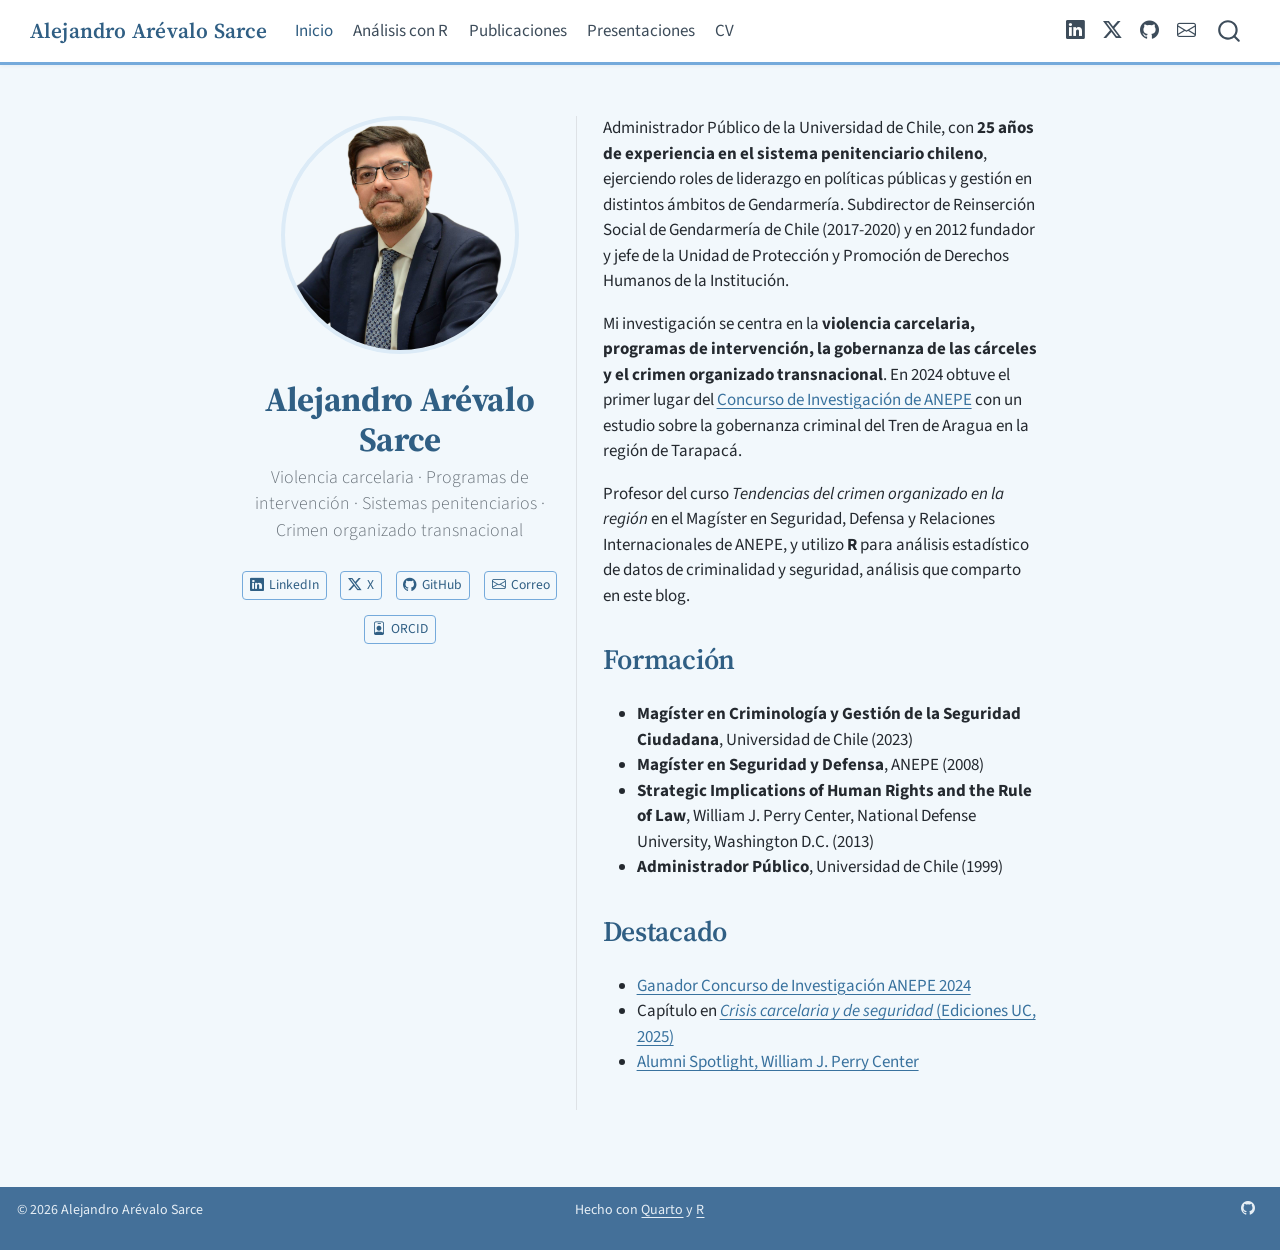
<file: docs/index.html>
<!DOCTYPE html>
<html xmlns="http://www.w3.org/1999/xhtml" lang="es" xml:lang="es"><head>

<meta charset="utf-8">
<meta name="generator" content="quarto-1.10.18">

<meta name="viewport" content="width=device-width, initial-scale=1.0, user-scalable=yes">

<meta name="author" content="Alejandro Arévalo Sarce">

<title>Alejandro Arévalo Sarce</title>
<style>
/* Default styles provided by pandoc.
** See https://pandoc.org/MANUAL.html#variables-for-html for config info.
*/
span.smallcaps{font-variant: small-caps;}
div.columns{display: flex; gap: 1.5em;}
div.column{flex: auto;}
@media screen {
div.columns{gap: min(4vw, 1.5em);}
div.column{overflow-x: auto;}
}
div.hanging-indent{margin-left: 1.5em; text-indent: -1.5em;}
ul.task-list{list-style: none;}
ul.task-list li input[type="checkbox"] {
  width: 0.8em;
  margin: 0 0.8em 0.2em -1em; /* quarto-specific, see https://github.com/quarto-dev/quarto-cli/issues/4556 */ 
  vertical-align: middle;
}
</style>


<script src="site_libs/quarto-nav/quarto-nav.js"></script>
<script src="site_libs/clipboard/clipboard.min.js"></script>
<script src="site_libs/quarto-search/autocomplete.umd.js"></script>
<script src="site_libs/quarto-search/fuse.min.js"></script>
<script src="site_libs/quarto-search/quarto-search.js"></script>
<meta name="quarto:offset" content="./">
<link href="./profile.png" rel="icon" type="image/png">
<script src="site_libs/quarto-html/quarto.js" type="module"></script>
<script src="site_libs/quarto-html/tabsets/tabsets.js" type="module"></script>
<script src="site_libs/quarto-html/popper.min.js"></script>
<script src="site_libs/quarto-html/tippy.umd.min.js"></script>
<link href="site_libs/quarto-html/tippy.css" rel="stylesheet">
<link href="site_libs/quarto-html/quarto-syntax-highlighting-8b944df19906336b90874cc22da10239.css" rel="stylesheet" id="quarto-text-highlighting-styles">
<script src="site_libs/bootstrap/bootstrap.min.js"></script>
<link href="site_libs/bootstrap/bootstrap-icons.css" rel="stylesheet">
<link href="site_libs/bootstrap/bootstrap-7cc94fbbed8f642d326183e3fee0c364.min.css" rel="stylesheet" append-hash="true" id="quarto-bootstrap" data-mode="light">
<script id="quarto-search-options" type="application/json">{
  "location": "navbar",
  "copy-button": false,
  "collapse-after": 3,
  "panel-placement": "end",
  "type": "overlay",
  "limit": 50,
  "keyboard-shortcut": [
    "f",
    "/",
    "s"
  ],
  "show-item-context": false,
  "language": {
    "search-no-results-text": "No se han encontrado resultados",
    "search-matching-documents-text": "documentos encontrados",
    "search-copy-link-title": "Copiar el enlace en la búsqueda",
    "search-hide-matches-text": "Ocultar resultados adicionales",
    "search-more-match-text": "resultado adicional en este documento",
    "search-more-matches-text": "resultados adicionales en este documento",
    "search-clear-button-title": "Borrar",
    "search-text-placeholder": "",
    "search-detached-cancel-button-title": "Cancelar",
    "search-submit-button-title": "Enviar",
    "search-label": "Buscar"
  }
}</script>


</head>

<body class="nav-fixed fullcontent quarto-light">

<div id="quarto-search-results"></div>
  <header id="quarto-header" class="headroom fixed-top">
    <nav class="navbar navbar-expand-lg " data-bs-theme="dark">
      <div class="navbar-container container-fluid">
      <div class="navbar-brand-container mx-auto">
    <a class="navbar-brand" href="./index.html">
    <span class="navbar-title">Alejandro Arévalo Sarce</span>
    </a>
  </div>
            <div id="quarto-search" class="" title="Buscar"></div>
          <button class="navbar-toggler" type="button" data-bs-toggle="collapse" data-bs-target="#navbarCollapse" aria-controls="navbarCollapse" role="menu" aria-expanded="false" aria-label="Navegación de palanca" onclick="if (window.quartoToggleHeadroom) { window.quartoToggleHeadroom(); }">
  <span class="navbar-toggler-icon"></span>
</button>
          <div class="collapse navbar-collapse" id="navbarCollapse">
            <ul class="navbar-nav navbar-nav-scroll me-auto">
  <li class="nav-item">
    <a class="nav-link active" href="./index.html" aria-current="page"> 
<span class="menu-text">Inicio</span></a>
  </li>  
  <li class="nav-item">
    <a class="nav-link" href="./analisis.html"> 
<span class="menu-text">Análisis con R</span></a>
  </li>  
  <li class="nav-item">
    <a class="nav-link" href="./publicaciones.html"> 
<span class="menu-text">Publicaciones</span></a>
  </li>  
  <li class="nav-item">
    <a class="nav-link" href="./presentaciones.html"> 
<span class="menu-text">Presentaciones</span></a>
  </li>  
  <li class="nav-item">
    <a class="nav-link" href="./cv.html"> 
<span class="menu-text">CV</span></a>
  </li>  
</ul>
            <ul class="navbar-nav navbar-nav-scroll ms-auto">
  <li class="nav-item compact">
    <a class="nav-link" href="https://www.linkedin.com/in/alejanosi/"> <i class="bi bi-linkedin" role="img" aria-label="LinkedIn">
</i> 
<span class="menu-text"></span></a>
  </li>  
  <li class="nav-item compact">
    <a class="nav-link" href="https://x.com/Alejanosi"> <i class="bi bi-twitter-x" role="img" aria-label="X">
</i> 
<span class="menu-text"></span></a>
  </li>  
  <li class="nav-item compact">
    <a class="nav-link" href="https://github.com/aarevalosarce"> <i class="bi bi-github" role="img" aria-label="GitHub">
</i> 
<span class="menu-text"></span></a>
  </li>  
  <li class="nav-item compact">
    <a class="nav-link" href="mailto:aarevalosarce@gmail.com"> <i class="bi bi-envelope" role="img" aria-label="Correo">
</i> 
<span class="menu-text"></span></a>
  </li>  
</ul>
          </div> <!-- /navcollapse -->
            <div class="quarto-navbar-tools">
</div>
      </div> <!-- /container-fluid -->
    </nav>
</header>
<!-- content -->
<div id="quarto-content" class="quarto-container page-columns page-rows-contents page-layout-article page-navbar">
<!-- sidebar -->
<!-- margin-sidebar -->
    
<!-- main -->
<div class="quarto-about-trestles">
  <div class="about-entity">
    <img src="profile.png" class="about-image
  round " style="height: 14em; width: 14em;">
<header id="title-block-header" class="quarto-title-block default">
<div class="quarto-title">
<h1 class="title">Alejandro Arévalo Sarce</h1>
<p class="subtitle lead">Violencia carcelaria · Programas de intervención · Sistemas penitenciarios · Crimen organizado transnacional</p>
</div>
<div class="quarto-title-meta">
  </div>
</header>
    <div class="about-links">
  <a href="https://www.linkedin.com/in/alejanosi/" class="about-link" rel="" target="">
    <i class="bi bi-linkedin"></i>
     <span class="about-link-text">LinkedIn</span>
  </a>
  <a href="https://x.com/Alejanosi" class="about-link" rel="" target="">
    <i class="bi bi-twitter-x"></i>
     <span class="about-link-text">X</span>
  </a>
  <a href="https://github.com/aarevalosarce" class="about-link" rel="" target="">
    <i class="bi bi-github"></i>
     <span class="about-link-text">GitHub</span>
  </a>
  <a href="mailto:aarevalosarce@gmail.com" class="about-link" rel="" target="">
    <i class="bi bi-envelope"></i>
     <span class="about-link-text">Correo</span>
  </a>
  <a href="https://orcid.org/0009-0005-3399-1458" class="about-link" rel="" target="">
    <i class="bi bi-person-badge"></i>
     <span class="about-link-text">ORCID</span>
  </a>
</div>
  </div>
  <div class="about-contents"><main class="content" id="quarto-document-content">
<p>Administrador Público de la Universidad de Chile, con <strong>25 años de experiencia en el sistema penitenciario chileno</strong>, ejerciendo roles de liderazgo en políticas públicas y gestión en distintos ámbitos de Gendarmería. Subdirector de Reinserción Social de Gendarmería de Chile (2017-2020) y en 2012 fundador y jefe de la Unidad de Protección y Promoción de Derechos Humanos de la Institución.</p>
<p>Mi investigación se centra en la <strong>violencia carcelaria, programas de intervención, la gobernanza de las cárceles y el crimen organizado transnacional</strong>. En 2024 obtuve el primer lugar del <a href="https://anepe.cl/ganador-del-concurso-de-investigacion-2024/">Concurso de Investigación de ANEPE</a> con un estudio sobre la gobernanza criminal del Tren de Aragua en la región de Tarapacá.</p>
<p>Profesor del curso <em>Tendencias del crimen organizado en la región</em> en el Magíster en Seguridad, Defensa y Relaciones Internacionales de ANEPE, y utilizo <strong>R</strong> para análisis estadístico de datos de criminalidad y seguridad, análisis que comparto en este blog.</p>
<section id="formación" class="level2">
<h2 data-anchor-id="formación">Formación</h2>
<ul>
<li><strong>Magíster en Criminología y Gestión de la Seguridad Ciudadana</strong>, Universidad de Chile (2023)</li>
<li><strong>Magíster en Seguridad y Defensa</strong>, ANEPE (2008)</li>
<li><strong>Strategic Implications of Human Rights and the Rule of Law</strong>, William J. Perry Center, National Defense University, Washington D.C. (2013)</li>
<li><strong>Administrador Público</strong>, Universidad de Chile (1999)</li>
</ul>
</section>
<section id="destacado" class="level2">
<h2 data-anchor-id="destacado">Destacado</h2>
<ul>
<li><a href="https://anepe.cl/ganador-del-concurso-de-investigacion-2024/">Ganador Concurso de Investigación ANEPE 2024</a></li>
<li>Capítulo en <a href="https://ebooks.ediciones.uc.cl/library/publication/crisis-carcelaria-y-de-seguridad-propuestas-para-una-politica-penitenciaria-integral-1762519497"><em>Crisis carcelaria y de seguridad</em> (Ediciones UC, 2025)</a></li>
<li><a href="https://wjpcenter.org/wjpc-news/alejandro-arevalo-chile/">Alumni Spotlight, William J. Perry Center</a></li>
</ul>


</section>
</main></div>
</div>
 <!-- /main -->
<script id="quarto-html-after-body" type="application/javascript">
  window.document.addEventListener("DOMContentLoaded", function (event) {
    const isCodeAnnotation = (el) => {
      for (const clz of el.classList) {
        if (clz.startsWith('code-annotation-')) {                     
          return true;
        }
      }
      return false;
    }
    const onCopySuccess = function(e) {
      // button target
      const button = e.trigger;
      // don't keep focus
      button.blur();
      // flash "checked"
      button.classList.add('code-copy-button-checked');
      var currentTitle = button.getAttribute("title");
      button.setAttribute("title", "Copiado");
      let tooltip;
      if (window.bootstrap) {
        button.setAttribute("data-bs-toggle", "tooltip");
        button.setAttribute("data-bs-placement", "left");
        button.setAttribute("data-bs-title", "Copiado");
        tooltip = new bootstrap.Tooltip(button, 
          { trigger: "manual", 
            customClass: "code-copy-button-tooltip",
            offset: [0, -8]});
        tooltip.show();    
      }
      setTimeout(function() {
        if (tooltip) {
          tooltip.hide();
          button.removeAttribute("data-bs-title");
          button.removeAttribute("data-bs-toggle");
          button.removeAttribute("data-bs-placement");
        }
        button.setAttribute("title", currentTitle);
        button.classList.remove('code-copy-button-checked');
      }, 1000);
      // clear code selection
      e.clearSelection();
    }
    const getTextToCopy = function(trigger) {
      const outerScaffold = trigger.parentElement.cloneNode(true);
      const codeEl = outerScaffold.querySelector('code');
      for (const childEl of codeEl.children) {
        if (isCodeAnnotation(childEl)) {
          childEl.remove();
        }
      }
      return codeEl.innerText;
    }
    const clipboard = new window.ClipboardJS('.code-copy-button:not([data-in-quarto-modal])', {
      text: getTextToCopy
    });
    clipboard.on('success', onCopySuccess);
    if (window.document.getElementById('quarto-embedded-source-code-modal')) {
      const clipboardModal = new window.ClipboardJS('.code-copy-button[data-in-quarto-modal]', {
        text: getTextToCopy,
        container: window.document.getElementById('quarto-embedded-source-code-modal')
      });
      clipboardModal.on('success', onCopySuccess);
    }
      var localhostRegex = new RegExp(/^(?:http|https):\/\/localhost\:?[0-9]*\//);
      var mailtoRegex = new RegExp(/^mailto:/);
        var filterRegex = new RegExp("https:\/\/aarevalosarce\.github\.io");
      var isInternal = (href) => {
          return filterRegex.test(href) || localhostRegex.test(href) || mailtoRegex.test(href);
      }
      // Inspect non-navigation links and adorn them if external
     var links = window.document.querySelectorAll('a[href]:not(.nav-link):not(.navbar-brand):not(.toc-action):not(.sidebar-link):not(.sidebar-item-toggle):not(.pagination-link):not(.no-external):not([aria-hidden]):not(.dropdown-item):not(.quarto-navigation-tool):not(.about-link)');
      for (var i=0; i<links.length; i++) {
        const link = links[i];
        if (!isInternal(link.href)) {
          // undo the damage that might have been done by quarto-nav.js in the case of
          // links that we want to consider external
          if (link.dataset.originalHref !== undefined) {
            link.href = link.dataset.originalHref;
          }
            // target, if specified
            link.setAttribute("target", "_blank");
            if (link.getAttribute("rel") === null) {
              link.setAttribute("rel", "noopener");
            }
        }
      }
    function tippyHover(el, contentFn, onTriggerFn, onUntriggerFn) {
      const config = {
        allowHTML: true,
        maxWidth: 500,
        delay: 100,
        arrow: false,
        appendTo: function(el) {
            return el.parentElement;
        },
        interactive: true,
        interactiveBorder: 10,
        theme: 'quarto',
        placement: 'bottom-start',
      };
      if (contentFn) {
        config.content = contentFn;
      }
      if (onTriggerFn) {
        config.onTrigger = onTriggerFn;
      }
      if (onUntriggerFn) {
        config.onUntrigger = onUntriggerFn;
      }
      window.tippy(el, config); 
    }
    const noterefs = window.document.querySelectorAll('a[role="doc-noteref"]');
    for (var i=0; i<noterefs.length; i++) {
      const ref = noterefs[i];
      tippyHover(ref, function() {
        // use id or data attribute instead here
        let href = ref.getAttribute('data-footnote-href') || ref.getAttribute('href');
        try { href = new URL(href).hash; } catch {}
        const id = href.replace(/^#\/?/, "");
        const note = window.document.getElementById(id);
        if (note) {
          return note.innerHTML;
        } else {
          return "";
        }
      });
    }
    const xrefs = window.document.querySelectorAll('a.quarto-xref');
    const processXRef = (id, note) => {
      // Strip column container classes
      const stripColumnClz = (el) => {
        el.classList.remove("page-full", "page-columns");
        if (el.children) {
          for (const child of el.children) {
            stripColumnClz(child);
          }
        }
      }
      stripColumnClz(note)
      if (id === null || id.startsWith('sec-')) {
        // Special case sections, only their first couple elements
        const container = document.createElement("div");
        if (note.children && note.children.length > 2) {
          container.appendChild(note.children[0].cloneNode(true));
          for (let i = 1; i < note.children.length; i++) {
            const child = note.children[i];
            if (child.tagName === "P" && child.innerText === "") {
              continue;
            } else {
              container.appendChild(child.cloneNode(true));
              break;
            }
          }
          if (window.Quarto?.typesetMath) {
            window.Quarto.typesetMath(container);
          }
          return container.innerHTML
        } else {
          if (window.Quarto?.typesetMath) {
            window.Quarto.typesetMath(note);
          }
          return note.innerHTML;
        }
      } else {
        // Remove any anchor links if they are present
        const anchorLink = note.querySelector('a.anchorjs-link');
        if (anchorLink) {
          anchorLink.remove();
        }
        if (window.Quarto?.typesetMath) {
          window.Quarto.typesetMath(note);
        }
        if (note.classList.contains("callout")) {
          return note.outerHTML;
        } else {
          return note.innerHTML;
        }
      }
    }
    for (var i=0; i<xrefs.length; i++) {
      const xref = xrefs[i];
      tippyHover(xref, undefined, function(instance) {
        instance.disable();
        let url = xref.getAttribute('href');
        let hash = undefined; 
        if (url.startsWith('#')) {
          hash = url;
        } else {
          try { hash = new URL(url).hash; } catch {}
        }
        if (hash) {
          const id = hash.replace(/^#\/?/, "");
          const note = window.document.getElementById(id);
          if (note !== null) {
            try {
              const html = processXRef(id, note.cloneNode(true));
              instance.setContent(html);
            } finally {
              instance.enable();
              instance.show();
            }
          } else {
            // See if we can fetch this
            fetch(url.split('#')[0])
            .then(res => res.text())
            .then(html => {
              const parser = new DOMParser();
              const htmlDoc = parser.parseFromString(html, "text/html");
              const note = htmlDoc.getElementById(id);
              if (note !== null) {
                const html = processXRef(id, note);
                instance.setContent(html);
              } 
            }).finally(() => {
              instance.enable();
              instance.show();
            });
          }
        } else {
          // See if we can fetch a full url (with no hash to target)
          // This is a special case and we should probably do some content thinning / targeting
          fetch(url)
          .then(res => res.text())
          .then(html => {
            const parser = new DOMParser();
            const htmlDoc = parser.parseFromString(html, "text/html");
            const note = htmlDoc.querySelector('main.content');
            if (note !== null) {
              // This should only happen for chapter cross references
              // (since there is no id in the URL)
              // remove the first header
              if (note.children.length > 0 && note.children[0].tagName === "HEADER") {
                note.children[0].remove();
              }
              const html = processXRef(null, note);
              instance.setContent(html);
            } 
          }).finally(() => {
            instance.enable();
            instance.show();
          });
        }
      }, function(instance) {
      });
    }
        let selectedAnnoteEl;
        const selectorForAnnotation = ( cell, annotation) => {
          let cellAttr = 'data-code-cell="' + cell + '"';
          let lineAttr = 'data-code-annotation="' +  annotation + '"';
          const selector = 'span[' + cellAttr + '][' + lineAttr + ']';
          return selector;
        }
        const selectCodeLines = (annoteEl) => {
          const doc = window.document;
          const targetCell = annoteEl.getAttribute("data-target-cell");
          const targetAnnotation = annoteEl.getAttribute("data-target-annotation");
          const annoteSpan = window.document.querySelector(selectorForAnnotation(targetCell, targetAnnotation));
          const lines = annoteSpan.getAttribute("data-code-lines").split(",");
          const lineIds = lines.map((line) => {
            return targetCell + "-" + line;
          })
          let top = null;
          let height = null;
          let parent = null;
          if (lineIds.length > 0) {
              //compute the position of the single el (top and bottom and make a div)
              const el = window.document.getElementById(lineIds[0]);
              top = el.offsetTop;
              height = el.offsetHeight;
              parent = el.parentElement.parentElement;
            if (lineIds.length > 1) {
              const lastEl = window.document.getElementById(lineIds[lineIds.length - 1]);
              const bottom = lastEl.offsetTop + lastEl.offsetHeight;
              height = bottom - top;
            }
            if (top !== null && height !== null && parent !== null) {
              // cook up a div (if necessary) and position it 
              let div = window.document.getElementById("code-annotation-line-highlight");
              if (div === null) {
                div = window.document.createElement("div");
                div.setAttribute("id", "code-annotation-line-highlight");
                div.style.position = 'absolute';
                parent.appendChild(div);
              }
              div.style.top = top - 2 + "px";
              div.style.height = height + 4 + "px";
              div.style.left = 0;
              let gutterDiv = window.document.getElementById("code-annotation-line-highlight-gutter");
              if (gutterDiv === null) {
                gutterDiv = window.document.createElement("div");
                gutterDiv.setAttribute("id", "code-annotation-line-highlight-gutter");
                gutterDiv.style.position = 'absolute';
                const codeCell = window.document.getElementById(targetCell);
                const gutter = codeCell.querySelector('.code-annotation-gutter');
                gutter.appendChild(gutterDiv);
              }
              gutterDiv.style.top = top - 2 + "px";
              gutterDiv.style.height = height + 4 + "px";
            }
            selectedAnnoteEl = annoteEl;
          }
        };
        const unselectCodeLines = () => {
          const elementsIds = ["code-annotation-line-highlight", "code-annotation-line-highlight-gutter"];
          elementsIds.forEach((elId) => {
            const div = window.document.getElementById(elId);
            if (div) {
              div.remove();
            }
          });
          selectedAnnoteEl = undefined;
        };
          // Handle positioning of the toggle
      window.addEventListener(
        "resize",
        throttle(() => {
          elRect = undefined;
          if (selectedAnnoteEl) {
            selectCodeLines(selectedAnnoteEl);
          }
        }, 10)
      );
      function throttle(fn, ms) {
      let throttle = false;
      let timer;
        return (...args) => {
          if(!throttle) { // first call gets through
              fn.apply(this, args);
              throttle = true;
          } else { // all the others get throttled
              if(timer) clearTimeout(timer); // cancel #2
              timer = setTimeout(() => {
                fn.apply(this, args);
                timer = throttle = false;
              }, ms);
          }
        };
      }
        // Attach click handler to the DT
        const annoteDls = window.document.querySelectorAll('dt[data-target-cell]');
        for (const annoteDlNode of annoteDls) {
          annoteDlNode.addEventListener('click', (event) => {
            const clickedEl = event.target;
            if (clickedEl !== selectedAnnoteEl) {
              unselectCodeLines();
              const activeEl = window.document.querySelector('dt[data-target-cell].code-annotation-active');
              if (activeEl) {
                activeEl.classList.remove('code-annotation-active');
              }
              selectCodeLines(clickedEl);
              clickedEl.classList.add('code-annotation-active');
            } else {
              // Unselect the line
              unselectCodeLines();
              clickedEl.classList.remove('code-annotation-active');
            }
          });
        }
    const findCites = (el) => {
      const parentEl = el.parentElement;
      if (parentEl) {
        const cites = parentEl.dataset.cites;
        if (cites) {
          return {
            el,
            cites: cites.split(' ')
          };
        } else {
          return findCites(el.parentElement)
        }
      } else {
        return undefined;
      }
    };
    var bibliorefs = window.document.querySelectorAll('a[role="doc-biblioref"]');
    for (var i=0; i<bibliorefs.length; i++) {
      const ref = bibliorefs[i];
      const citeInfo = findCites(ref);
      if (citeInfo) {
        tippyHover(citeInfo.el, function() {
          var popup = window.document.createElement('div');
          citeInfo.cites.forEach(function(cite) {
            var citeDiv = window.document.createElement('div');
            citeDiv.classList.add('hanging-indent');
            citeDiv.classList.add('csl-entry');
            var biblioDiv = window.document.getElementById('ref-' + cite);
            if (biblioDiv) {
              citeDiv.innerHTML = biblioDiv.innerHTML;
            }
            popup.appendChild(citeDiv);
          });
          return popup.innerHTML;
        });
      }
    }
  });
  </script>
</div> <!-- /content -->
<footer class="footer">
  <div class="nav-footer">
    <div class="nav-footer-left">
<p>© 2026 Alejandro Arévalo Sarce</p>
</div>   
    <div class="nav-footer-center">
<p>Hecho con <a href="https://quarto.org">Quarto</a> y <a href="https://www.r-project.org">R</a></p>
</div>
    <div class="nav-footer-right">
      <ul class="footer-items list-unstyled">
    <li class="nav-item compact">
    <a class="nav-link" href="https://github.com/aarevalosarce">
      <i class="bi bi-github" role="img">
</i> 
    </a>
  </li>  
</ul>
    </div>
  </div>
</footer>




</body></html>
</file>
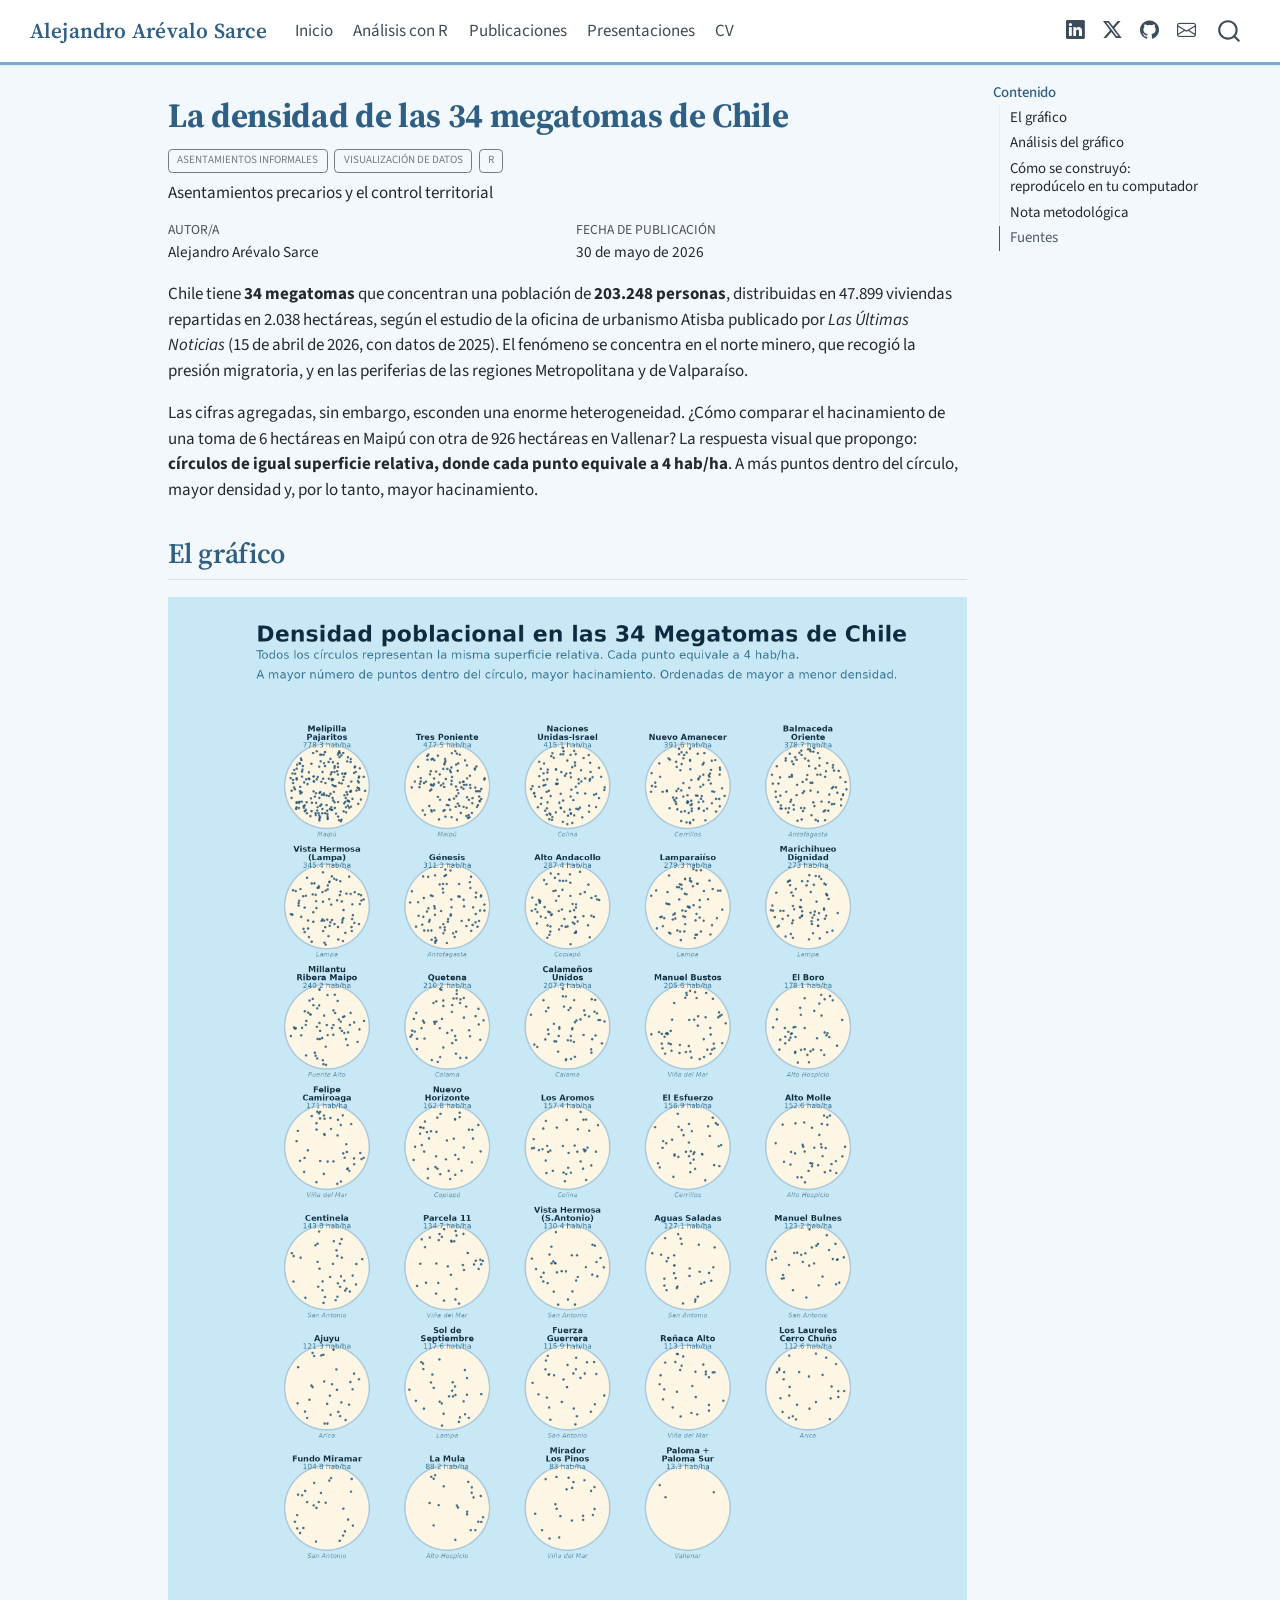
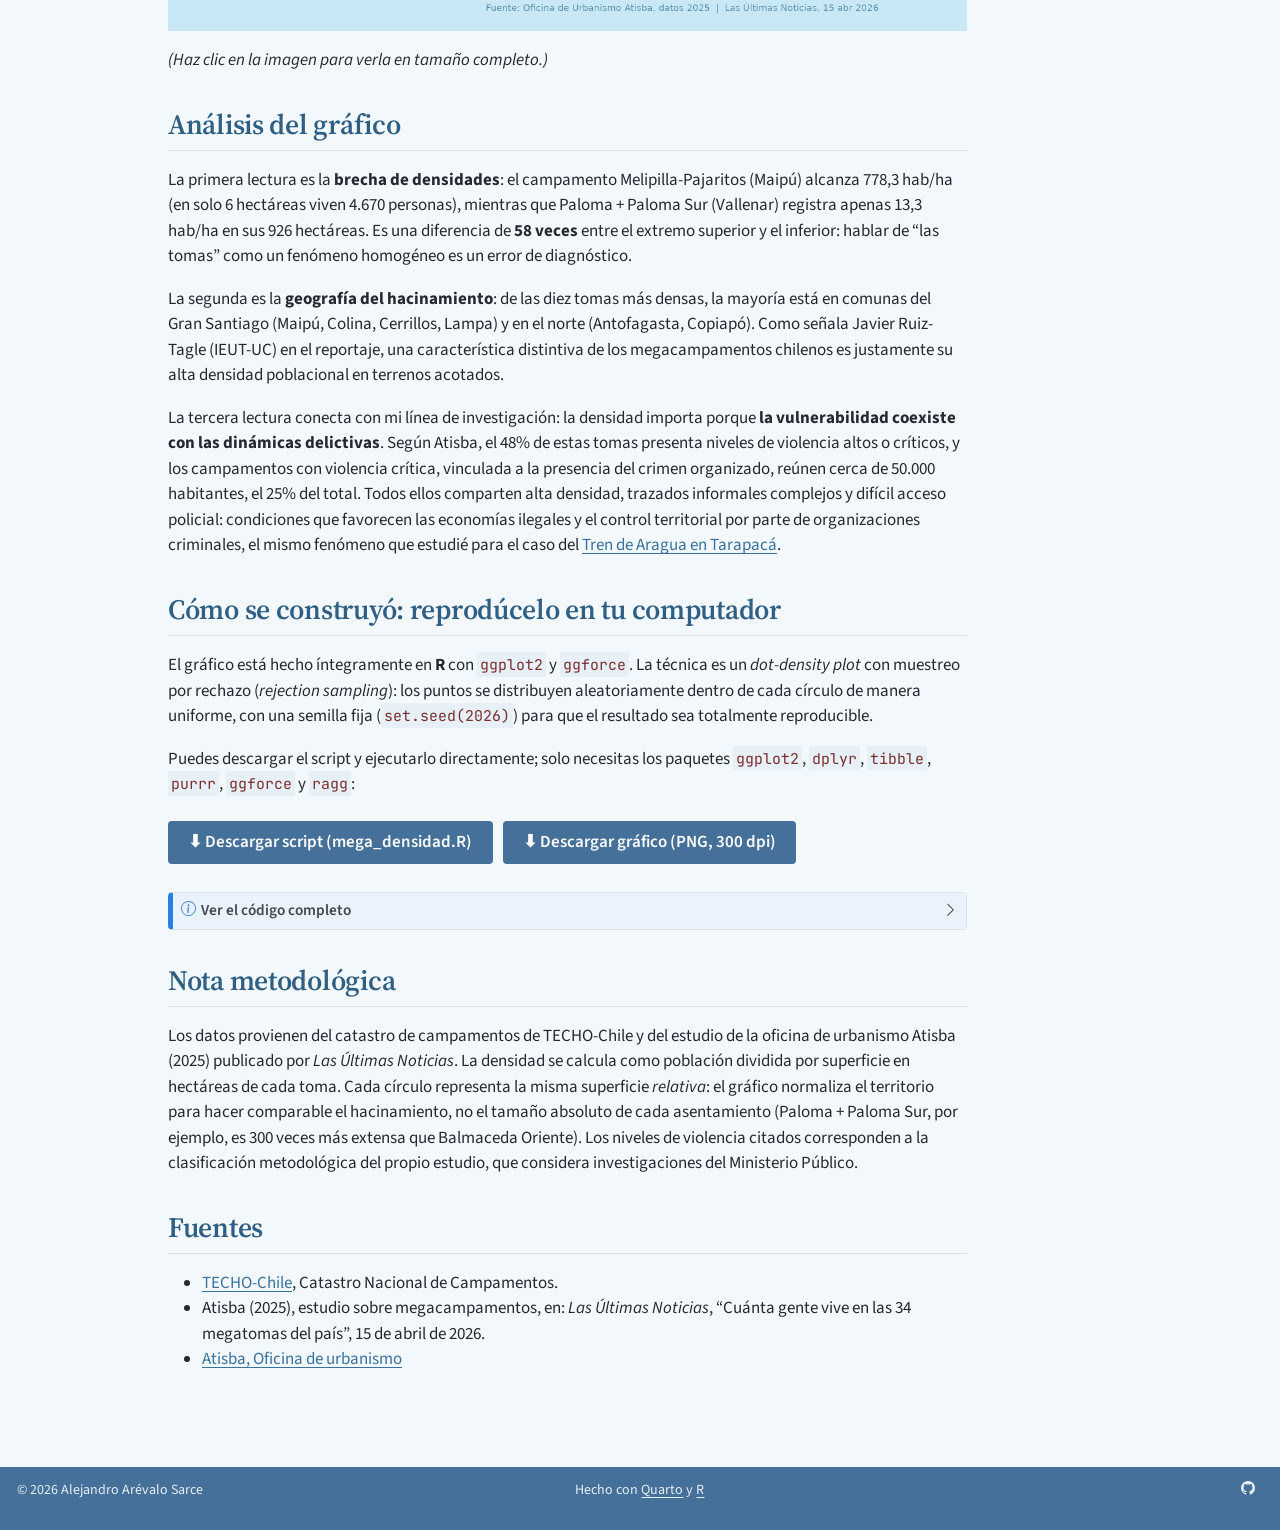
<file: docs/posts/2026-07-31-megatomas-densidad/index.html>
<!DOCTYPE html>
<html xmlns="http://www.w3.org/1999/xhtml" lang="es" xml:lang="es"><head>

<meta charset="utf-8">
<meta name="generator" content="quarto-1.10.18">

<meta name="viewport" content="width=device-width, initial-scale=1.0, user-scalable=yes">

<meta name="author" content="Alejandro Arévalo Sarce">
<meta name="description" content="Asentamientos precarios y el control territorial">

<title>La densidad de las 34 megatomas de Chile – Alejandro Arévalo Sarce</title>
<style>
/* Default styles provided by pandoc.
** See https://pandoc.org/MANUAL.html#variables-for-html for config info.
*/
span.smallcaps{font-variant: small-caps;}
div.columns{display: flex; gap: 1.5em;}
div.column{flex: auto;}
@media screen {
div.columns{gap: min(4vw, 1.5em);}
div.column{overflow-x: auto;}
}
div.hanging-indent{margin-left: 1.5em; text-indent: -1.5em;}
ul.task-list{list-style: none;}
ul.task-list li input[type="checkbox"] {
  width: 0.8em;
  margin: 0 0.8em 0.2em -1em; /* quarto-specific, see https://github.com/quarto-dev/quarto-cli/issues/4556 */ 
  vertical-align: middle;
}
/* CSS for syntax highlighting */
html { -webkit-text-size-adjust: 100%; }
pre > code.sourceCode { white-space: pre; position: relative; }
pre > code.sourceCode > span { display: inline-block; line-height: 1.25; }
pre > code.sourceCode > span:empty { height: 1.2em; }
.sourceCode { overflow: visible; }
code.sourceCode > span { color: inherit; text-decoration: inherit; }
div.sourceCode { margin: 1em 0; }
pre.sourceCode { margin: 0; }
@media screen {
div.sourceCode { overflow: auto; }
}
@media print {
pre > code.sourceCode { white-space: pre-wrap; }
pre > code.sourceCode > span { text-indent: -5em; padding-left: 5em; }
}
pre.numberSource code
  { counter-reset: source-line 0; }
pre.numberSource code > span
  { position: relative; left: -4em; counter-increment: source-line; }
pre.numberSource code > span > a:first-child::before
  { content: counter(source-line);
    position: relative; left: -1em; text-align: right; vertical-align: baseline;
    border: none; display: inline-block;
    -webkit-touch-callout: none; -webkit-user-select: none;
    -khtml-user-select: none; -moz-user-select: none;
    -ms-user-select: none; user-select: none;
    padding: 0 4px; width: 4em;
  }
pre.numberSource { margin-left: 3em;  padding-left: 4px; }
div.sourceCode
  {   }
@media screen {
pre > code.sourceCode > span > a:first-child::before { text-decoration: underline; }
}
</style>


<script src="../../site_libs/quarto-nav/quarto-nav.js"></script>
<script src="../../site_libs/clipboard/clipboard.min.js"></script>
<script src="../../site_libs/quarto-search/autocomplete.umd.js"></script>
<script src="../../site_libs/quarto-search/fuse.min.js"></script>
<script src="../../site_libs/quarto-search/quarto-search.js"></script>
<meta name="quarto:offset" content="../../">
<link href="../../profile.png" rel="icon" type="image/png">
<script src="../../site_libs/quarto-html/quarto.js" type="module"></script>
<script src="../../site_libs/quarto-html/tabsets/tabsets.js" type="module"></script>
<script src="../../site_libs/quarto-html/popper.min.js"></script>
<script src="../../site_libs/quarto-html/tippy.umd.min.js"></script>
<script src="../../site_libs/quarto-html/anchor.min.js"></script>
<link href="../../site_libs/quarto-html/tippy.css" rel="stylesheet">
<link href="../../site_libs/quarto-html/quarto-syntax-highlighting-8b944df19906336b90874cc22da10239.css" rel="stylesheet" id="quarto-text-highlighting-styles">
<script src="../../site_libs/bootstrap/bootstrap.min.js"></script>
<link href="../../site_libs/bootstrap/bootstrap-icons.css" rel="stylesheet">
<link href="../../site_libs/bootstrap/bootstrap-7cc94fbbed8f642d326183e3fee0c364.min.css" rel="stylesheet" append-hash="true" id="quarto-bootstrap" data-mode="light">
<script id="quarto-search-options" type="application/json">{
  "location": "navbar",
  "copy-button": false,
  "collapse-after": 3,
  "panel-placement": "end",
  "type": "overlay",
  "limit": 50,
  "keyboard-shortcut": [
    "f",
    "/",
    "s"
  ],
  "show-item-context": false,
  "language": {
    "search-no-results-text": "No se han encontrado resultados",
    "search-matching-documents-text": "documentos encontrados",
    "search-copy-link-title": "Copiar el enlace en la búsqueda",
    "search-hide-matches-text": "Ocultar resultados adicionales",
    "search-more-match-text": "resultado adicional en este documento",
    "search-more-matches-text": "resultados adicionales en este documento",
    "search-clear-button-title": "Borrar",
    "search-text-placeholder": "",
    "search-detached-cancel-button-title": "Cancelar",
    "search-submit-button-title": "Enviar",
    "search-label": "Buscar"
  }
}</script>


</head>

<body class="nav-fixed quarto-light">

<div id="quarto-search-results"></div>
  <header id="quarto-header" class="headroom fixed-top">
    <nav class="navbar navbar-expand-lg " data-bs-theme="dark">
      <div class="navbar-container container-fluid">
      <div class="navbar-brand-container mx-auto">
    <a class="navbar-brand" href="../../index.html">
    <span class="navbar-title">Alejandro Arévalo Sarce</span>
    </a>
  </div>
            <div id="quarto-search" class="" title="Buscar"></div>
          <button class="navbar-toggler" type="button" data-bs-toggle="collapse" data-bs-target="#navbarCollapse" aria-controls="navbarCollapse" role="menu" aria-expanded="false" aria-label="Navegación de palanca" onclick="if (window.quartoToggleHeadroom) { window.quartoToggleHeadroom(); }">
  <span class="navbar-toggler-icon"></span>
</button>
          <div class="collapse navbar-collapse" id="navbarCollapse">
            <ul class="navbar-nav navbar-nav-scroll me-auto">
  <li class="nav-item">
    <a class="nav-link" href="../../index.html"> 
<span class="menu-text">Inicio</span></a>
  </li>  
  <li class="nav-item">
    <a class="nav-link" href="../../analisis.html"> 
<span class="menu-text">Análisis con R</span></a>
  </li>  
  <li class="nav-item">
    <a class="nav-link" href="../../publicaciones.html"> 
<span class="menu-text">Publicaciones</span></a>
  </li>  
  <li class="nav-item">
    <a class="nav-link" href="../../presentaciones.html"> 
<span class="menu-text">Presentaciones</span></a>
  </li>  
  <li class="nav-item">
    <a class="nav-link" href="../../cv.html"> 
<span class="menu-text">CV</span></a>
  </li>  
</ul>
            <ul class="navbar-nav navbar-nav-scroll ms-auto">
  <li class="nav-item compact">
    <a class="nav-link" href="https://www.linkedin.com/in/alejanosi/"> <i class="bi bi-linkedin" role="img" aria-label="LinkedIn">
</i> 
<span class="menu-text"></span></a>
  </li>  
  <li class="nav-item compact">
    <a class="nav-link" href="https://x.com/Alejanosi"> <i class="bi bi-twitter-x" role="img" aria-label="X">
</i> 
<span class="menu-text"></span></a>
  </li>  
  <li class="nav-item compact">
    <a class="nav-link" href="https://github.com/aarevalosarce"> <i class="bi bi-github" role="img" aria-label="GitHub">
</i> 
<span class="menu-text"></span></a>
  </li>  
  <li class="nav-item compact">
    <a class="nav-link" href="mailto:aarevalosarce@gmail.com"> <i class="bi bi-envelope" role="img" aria-label="Correo">
</i> 
<span class="menu-text"></span></a>
  </li>  
</ul>
          </div> <!-- /navcollapse -->
            <div class="quarto-navbar-tools">
</div>
      </div> <!-- /container-fluid -->
    </nav>
</header>
<!-- content -->
<div id="quarto-content" class="quarto-container page-columns page-rows-contents page-layout-article page-navbar">
<!-- sidebar -->
<!-- margin-sidebar -->
    <div id="quarto-margin-sidebar" class="sidebar margin-sidebar">
        <nav id="TOC" role="doc-toc" class="toc-active">
    <h2 id="toc-title">Contenido</h2>
   
  <ul>
  <li><a href="#el-gráfico" id="toc-el-gráfico" class="nav-link active" data-scroll-target="#el-gráfico">El gráfico</a></li>
  <li><a href="#análisis-del-gráfico" id="toc-análisis-del-gráfico" class="nav-link" data-scroll-target="#análisis-del-gráfico">Análisis del gráfico</a></li>
  <li><a href="#cómo-se-construyó-reprodúcelo-en-tu-computador" id="toc-cómo-se-construyó-reprodúcelo-en-tu-computador" class="nav-link" data-scroll-target="#cómo-se-construyó-reprodúcelo-en-tu-computador">Cómo se construyó: reprodúcelo en tu computador</a></li>
  <li><a href="#nota-metodológica" id="toc-nota-metodológica" class="nav-link" data-scroll-target="#nota-metodológica">Nota metodológica</a></li>
  <li><a href="#fuentes" id="toc-fuentes" class="nav-link" data-scroll-target="#fuentes">Fuentes</a></li>
  </ul>
</nav>
    </div>
<!-- main -->
<main class="content" id="quarto-document-content">

<header id="title-block-header" class="quarto-title-block default">
<div class="quarto-title">
<h1 class="title">La densidad de las 34 megatomas de Chile</h1>
  <div class="quarto-categories">
    <div class="quarto-category">asentamientos informales</div>
    <div class="quarto-category">visualización de datos</div>
    <div class="quarto-category">R</div>
  </div>
  </div>

<div>
  <div class="description">
    Asentamientos precarios y el control territorial
  </div>
</div>


<div class="quarto-title-meta">

    <div>
    <div class="quarto-title-meta-heading">Autor/a</div>
    <div class="quarto-title-meta-contents">
             <p>Alejandro Arévalo Sarce </p>
          </div>
  </div>
    
    <div>
    <div class="quarto-title-meta-heading">Fecha de publicación</div>
    <div class="quarto-title-meta-contents">
      <p class="date">30 de mayo de 2026</p>
    </div>
  </div>
  
    
  </div>
  


</header>


<p>Chile tiene <strong>34 megatomas</strong> que concentran una población de <strong>203.248 personas</strong>, distribuidas en 47.899 viviendas repartidas en 2.038 hectáreas, según el estudio de la oficina de urbanismo Atisba publicado por <em>Las Últimas Noticias</em> (15 de abril de 2026, con datos de 2025). El fenómeno se concentra en el norte minero, que recogió la presión migratoria, y en las periferias de las regiones Metropolitana y de Valparaíso.</p>
<p>Las cifras agregadas, sin embargo, esconden una enorme heterogeneidad. ¿Cómo comparar el hacinamiento de una toma de 6 hectáreas en Maipú con otra de 926 hectáreas en Vallenar? La respuesta visual que propongo: <strong>círculos de igual superficie relativa, donde cada punto equivale a 4 hab/ha</strong>. A más puntos dentro del círculo, mayor densidad y, por lo tanto, mayor hacinamiento.</p>
<section id="el-gráfico" class="level2">
<h2 class="anchored" data-anchor-id="el-gráfico">El gráfico</h2>
<p><a href="megatomas_densidad_uniforme.png"><img src="megatomas_densidad_uniforme.png" class="img-fluid" alt="Gráfico de densidad de puntos de las 34 megatomas de Chile, ordenadas de mayor a menor densidad poblacional"></a></p>
<p><em>(Haz clic en la imagen para verla en tamaño completo.)</em></p>
</section>
<section id="análisis-del-gráfico" class="level2">
<h2 class="anchored" data-anchor-id="análisis-del-gráfico">Análisis del gráfico</h2>
<p>La primera lectura es la <strong>brecha de densidades</strong>: el campamento Melipilla-Pajaritos (Maipú) alcanza 778,3 hab/ha (en solo 6 hectáreas viven 4.670 personas), mientras que Paloma + Paloma Sur (Vallenar) registra apenas 13,3 hab/ha en sus 926 hectáreas. Es una diferencia de <strong>58 veces</strong> entre el extremo superior y el inferior: hablar de “las tomas” como un fenómeno homogéneo es un error de diagnóstico.</p>
<p>La segunda es la <strong>geografía del hacinamiento</strong>: de las diez tomas más densas, la mayoría está en comunas del Gran Santiago (Maipú, Colina, Cerrillos, Lampa) y en el norte (Antofagasta, Copiapó). Como señala Javier Ruiz-Tagle (IEUT-UC) en el reportaje, una característica distintiva de los megacampamentos chilenos es justamente su alta densidad poblacional en terrenos acotados.</p>
<p>La tercera lectura conecta con mi línea de investigación: la densidad importa porque <strong>la vulnerabilidad coexiste con las dinámicas delictivas</strong>. Según Atisba, el 48% de estas tomas presenta niveles de violencia altos o críticos, y los campamentos con violencia crítica, vinculada a la presencia del crimen organizado, reúnen cerca de 50.000 habitantes, el 25% del total. Todos ellos comparten alta densidad, trazados informales complejos y difícil acceso policial: condiciones que favorecen las economías ilegales y el control territorial por parte de organizaciones criminales, el mismo fenómeno que estudié para el caso del <a href="../../publicaciones.html">Tren de Aragua en Tarapacá</a>.</p>
</section>
<section id="cómo-se-construyó-reprodúcelo-en-tu-computador" class="level2">
<h2 class="anchored" data-anchor-id="cómo-se-construyó-reprodúcelo-en-tu-computador">Cómo se construyó: reprodúcelo en tu computador</h2>
<p>El gráfico está hecho íntegramente en <strong>R</strong> con <code>ggplot2</code> y <code>ggforce</code>. La técnica es un <em>dot-density plot</em> con muestreo por rechazo (<em>rejection sampling</em>): los puntos se distribuyen aleatoriamente dentro de cada círculo de manera uniforme, con una semilla fija (<code>set.seed(2026)</code>) para que el resultado sea totalmente reproducible.</p>
<p>Puedes descargar el script y ejecutarlo directamente; solo necesitas los paquetes <code>ggplot2</code>, <code>dplyr</code>, <code>tibble</code>, <code>purrr</code>, <code>ggforce</code> y <code>ragg</code>:</p>
<p><a class="btn-descarga" href="mega_densidad.R" download="">⬇ Descargar script (mega_densidad.R)</a> <a class="btn-descarga" href="megatomas_densidad_uniforme.png" download="">⬇ Descargar gráfico (PNG, 300 dpi)</a></p>
<div class="callout callout-style-default callout-note callout-titled" title="Ver el código completo">
<div class="callout-header d-flex align-content-center collapsed" data-bs-toggle="collapse" data-bs-target=".callout-1-contents" aria-controls="callout-1" aria-expanded="false" aria-label="Toggle callout">
<div class="callout-icon-container">
<i class="callout-icon"></i>
</div>
<div class="callout-title-container flex-fill">
<span class="screen-reader-only">Nota</span>Ver el código completo
</div>
<div class="callout-btn-toggle d-inline-block border-0 py-1 ps-1 pe-0 float-end"><i class="callout-toggle"></i></div>
</div>
<div id="callout-1" class="callout-1-contents callout-collapse collapse">
<div class="callout-body-container callout-body">
<div class="code-copy-outer-scaffold"><div class="sourceCode" id="cb1"><pre class="sourceCode r code-with-copy"><code class="sourceCode r"><span id="cb1-1"><a href="#cb1-1" aria-hidden="true" tabindex="-1"></a><span class="fu">suppressPackageStartupMessages</span>({</span>
<span id="cb1-2"><a href="#cb1-2" aria-hidden="true" tabindex="-1"></a>  <span class="fu">library</span>(ggplot2)</span>
<span id="cb1-3"><a href="#cb1-3" aria-hidden="true" tabindex="-1"></a>  <span class="fu">library</span>(dplyr)</span>
<span id="cb1-4"><a href="#cb1-4" aria-hidden="true" tabindex="-1"></a>  <span class="fu">library</span>(tibble)</span>
<span id="cb1-5"><a href="#cb1-5" aria-hidden="true" tabindex="-1"></a>  <span class="fu">library</span>(purrr)</span>
<span id="cb1-6"><a href="#cb1-6" aria-hidden="true" tabindex="-1"></a>  <span class="fu">library</span>(ggforce)</span>
<span id="cb1-7"><a href="#cb1-7" aria-hidden="true" tabindex="-1"></a>  <span class="fu">library</span>(ragg)</span>
<span id="cb1-8"><a href="#cb1-8" aria-hidden="true" tabindex="-1"></a>})</span>
<span id="cb1-9"><a href="#cb1-9" aria-hidden="true" tabindex="-1"></a></span>
<span id="cb1-10"><a href="#cb1-10" aria-hidden="true" tabindex="-1"></a><span class="co">#  DATOS</span></span>
<span id="cb1-11"><a href="#cb1-11" aria-hidden="true" tabindex="-1"></a></span>
<span id="cb1-12"><a href="#cb1-12" aria-hidden="true" tabindex="-1"></a>tomas <span class="ot">&lt;-</span> <span class="fu">tibble</span>(</span>
<span id="cb1-13"><a href="#cb1-13" aria-hidden="true" tabindex="-1"></a>  <span class="at">toma =</span> <span class="fu">c</span>(</span>
<span id="cb1-14"><a href="#cb1-14" aria-hidden="true" tabindex="-1"></a>    <span class="st">"Los Laureles</span><span class="sc">\n</span><span class="st">Cerro Chuño"</span>, <span class="st">"Ajuyu"</span>,</span>
<span id="cb1-15"><a href="#cb1-15" aria-hidden="true" tabindex="-1"></a>    <span class="st">"Alto Molle"</span>, <span class="st">"La Mula"</span>, <span class="st">"El Boro"</span>,</span>
<span id="cb1-16"><a href="#cb1-16" aria-hidden="true" tabindex="-1"></a>    <span class="st">"Génesis"</span>, <span class="st">"Balmaceda</span><span class="sc">\n</span><span class="st">Oriente"</span>,</span>
<span id="cb1-17"><a href="#cb1-17" aria-hidden="true" tabindex="-1"></a>    <span class="st">"Quetena"</span>, <span class="st">"Calameños</span><span class="sc">\n</span><span class="st">Unidos"</span>,</span>
<span id="cb1-18"><a href="#cb1-18" aria-hidden="true" tabindex="-1"></a>    <span class="st">"Alto Andacollo"</span>, <span class="st">"Nuevo</span><span class="sc">\n</span><span class="st">Horizonte"</span>,</span>
<span id="cb1-19"><a href="#cb1-19" aria-hidden="true" tabindex="-1"></a>    <span class="st">"Paloma +</span><span class="sc">\n</span><span class="st">Paloma Sur"</span>,</span>
<span id="cb1-20"><a href="#cb1-20" aria-hidden="true" tabindex="-1"></a>    <span class="st">"Centinela"</span>, <span class="st">"Aguas Saladas"</span>, <span class="st">"Fuerza</span><span class="sc">\n</span><span class="st">Guerrera"</span>,</span>
<span id="cb1-21"><a href="#cb1-21" aria-hidden="true" tabindex="-1"></a>    <span class="st">"Manuel Bulnes"</span>, <span class="st">"Vista Hermosa</span><span class="sc">\n</span><span class="st">(S.Antonio)"</span>, <span class="st">"Fundo Miramar"</span>,</span>
<span id="cb1-22"><a href="#cb1-22" aria-hidden="true" tabindex="-1"></a>    <span class="st">"Nuevo Amanecer"</span>, <span class="st">"El Esfuerzo"</span>,</span>
<span id="cb1-23"><a href="#cb1-23" aria-hidden="true" tabindex="-1"></a>    <span class="st">"Naciones</span><span class="sc">\n</span><span class="st">Unidas-Israel"</span>, <span class="st">"Los Aromos"</span>,</span>
<span id="cb1-24"><a href="#cb1-24" aria-hidden="true" tabindex="-1"></a>    <span class="st">"Marichihueo</span><span class="sc">\n</span><span class="st">Dignidad"</span>, <span class="st">"Sol de</span><span class="sc">\n</span><span class="st">Septiembre"</span>,</span>
<span id="cb1-25"><a href="#cb1-25" aria-hidden="true" tabindex="-1"></a>    <span class="st">"Lamparaiíso"</span>, <span class="st">"Vista Hermosa</span><span class="sc">\n</span><span class="st">(Lampa)"</span>,</span>
<span id="cb1-26"><a href="#cb1-26" aria-hidden="true" tabindex="-1"></a>    <span class="st">"Melipilla</span><span class="sc">\n</span><span class="st">Pajaritos"</span>, <span class="st">"Tres Poniente"</span>,</span>
<span id="cb1-27"><a href="#cb1-27" aria-hidden="true" tabindex="-1"></a>    <span class="st">"Millantu</span><span class="sc">\n</span><span class="st">Ribera Maipo"</span>,</span>
<span id="cb1-28"><a href="#cb1-28" aria-hidden="true" tabindex="-1"></a>    <span class="st">"Manuel Bustos"</span>, <span class="st">"Felipe</span><span class="sc">\n</span><span class="st">Camiroaga"</span>,</span>
<span id="cb1-29"><a href="#cb1-29" aria-hidden="true" tabindex="-1"></a>    <span class="st">"Reñaca Alto"</span>, <span class="st">"Parcela 11"</span>, <span class="st">"Mirador</span><span class="sc">\n</span><span class="st">Los Pinos"</span></span>
<span id="cb1-30"><a href="#cb1-30" aria-hidden="true" tabindex="-1"></a>  ),</span>
<span id="cb1-31"><a href="#cb1-31" aria-hidden="true" tabindex="-1"></a>  <span class="at">comuna =</span> <span class="fu">c</span>(</span>
<span id="cb1-32"><a href="#cb1-32" aria-hidden="true" tabindex="-1"></a>    <span class="st">"Arica"</span>,<span class="st">"Arica"</span>,</span>
<span id="cb1-33"><a href="#cb1-33" aria-hidden="true" tabindex="-1"></a>    <span class="st">"Alto Hospicio"</span>,<span class="st">"Alto Hospicio"</span>,<span class="st">"Alto Hospicio"</span>,</span>
<span id="cb1-34"><a href="#cb1-34" aria-hidden="true" tabindex="-1"></a>    <span class="st">"Antofagasta"</span>,<span class="st">"Antofagasta"</span>,</span>
<span id="cb1-35"><a href="#cb1-35" aria-hidden="true" tabindex="-1"></a>    <span class="st">"Calama"</span>,<span class="st">"Calama"</span>,</span>
<span id="cb1-36"><a href="#cb1-36" aria-hidden="true" tabindex="-1"></a>    <span class="st">"Copiapó"</span>,<span class="st">"Copiapó"</span>,</span>
<span id="cb1-37"><a href="#cb1-37" aria-hidden="true" tabindex="-1"></a>    <span class="st">"Vallenar"</span>,</span>
<span id="cb1-38"><a href="#cb1-38" aria-hidden="true" tabindex="-1"></a>    <span class="st">"San Antonio"</span>,<span class="st">"San Antonio"</span>,<span class="st">"San Antonio"</span>,</span>
<span id="cb1-39"><a href="#cb1-39" aria-hidden="true" tabindex="-1"></a>    <span class="st">"San Antonio"</span>,<span class="st">"San Antonio"</span>,<span class="st">"San Antonio"</span>,</span>
<span id="cb1-40"><a href="#cb1-40" aria-hidden="true" tabindex="-1"></a>    <span class="st">"Cerrillos"</span>,<span class="st">"Cerrillos"</span>,</span>
<span id="cb1-41"><a href="#cb1-41" aria-hidden="true" tabindex="-1"></a>    <span class="st">"Colina"</span>,<span class="st">"Colina"</span>,</span>
<span id="cb1-42"><a href="#cb1-42" aria-hidden="true" tabindex="-1"></a>    <span class="st">"Lampa"</span>,<span class="st">"Lampa"</span>,<span class="st">"Lampa"</span>,<span class="st">"Lampa"</span>,</span>
<span id="cb1-43"><a href="#cb1-43" aria-hidden="true" tabindex="-1"></a>    <span class="st">"Maipú"</span>,<span class="st">"Maipú"</span>,</span>
<span id="cb1-44"><a href="#cb1-44" aria-hidden="true" tabindex="-1"></a>    <span class="st">"Puente Alto"</span>,</span>
<span id="cb1-45"><a href="#cb1-45" aria-hidden="true" tabindex="-1"></a>    <span class="st">"Viña del Mar"</span>,<span class="st">"Viña del Mar"</span>,</span>
<span id="cb1-46"><a href="#cb1-46" aria-hidden="true" tabindex="-1"></a>    <span class="st">"Viña del Mar"</span>,<span class="st">"Viña del Mar"</span>,<span class="st">"Viña del Mar"</span></span>
<span id="cb1-47"><a href="#cb1-47" aria-hidden="true" tabindex="-1"></a>  ),</span>
<span id="cb1-48"><a href="#cb1-48" aria-hidden="true" tabindex="-1"></a>  <span class="at">superficie_ha =</span> <span class="fu">c</span>(</span>
<span id="cb1-49"><a href="#cb1-49" aria-hidden="true" tabindex="-1"></a>    <span class="dv">59</span>,<span class="dv">46</span>,<span class="dv">129</span>,<span class="dv">85</span>,<span class="dv">80</span>,<span class="dv">6</span>,<span class="dv">3</span>,<span class="dv">18</span>,<span class="dv">13</span>,<span class="dv">47</span>,<span class="dv">15</span>,<span class="dv">926</span>,</span>
<span id="cb1-50"><a href="#cb1-50" aria-hidden="true" tabindex="-1"></a>    <span class="dv">73</span>,<span class="dv">35</span>,<span class="dv">9</span>,<span class="dv">15</span>,<span class="dv">42</span>,<span class="dv">55</span>,<span class="dv">20</span>,<span class="dv">15</span>,<span class="dv">17</span>,<span class="dv">19</span>,</span>
<span id="cb1-51"><a href="#cb1-51" aria-hidden="true" tabindex="-1"></a>    <span class="dv">30</span>,<span class="dv">62</span>,<span class="dv">20</span>,<span class="dv">12</span>,<span class="dv">6</span>,<span class="dv">6</span>,<span class="dv">42</span>,</span>
<span id="cb1-52"><a href="#cb1-52" aria-hidden="true" tabindex="-1"></a>    <span class="dv">37</span>,<span class="dv">25</span>,<span class="dv">27</span>,<span class="dv">22</span>,<span class="dv">22</span></span>
<span id="cb1-53"><a href="#cb1-53" aria-hidden="true" tabindex="-1"></a>  ),</span>
<span id="cb1-54"><a href="#cb1-54" aria-hidden="true" tabindex="-1"></a>  <span class="at">poblacion =</span> <span class="fu">c</span>(</span>
<span id="cb1-55"><a href="#cb1-55" aria-hidden="true" tabindex="-1"></a>    <span class="dv">6646</span>,<span class="dv">5581</span>,<span class="dv">19681</span>,<span class="dv">7497</span>,<span class="dv">14247</span>,<span class="dv">1868</span>,<span class="dv">1136</span>,<span class="dv">3784</span>,<span class="dv">2703</span>,<span class="dv">13506</span>,<span class="dv">2442</span>,<span class="dv">12287</span>,</span>
<span id="cb1-56"><a href="#cb1-56" aria-hidden="true" tabindex="-1"></a>    <span class="dv">10496</span>,<span class="dv">4448</span>,<span class="dv">1043</span>,<span class="dv">1848</span>,<span class="dv">5478</span>,<span class="dv">5762</span>,<span class="dv">7833</span>,<span class="dv">2354</span>,<span class="dv">7056</span>,<span class="dv">2990</span>,</span>
<span id="cb1-57"><a href="#cb1-57" aria-hidden="true" tabindex="-1"></a>    <span class="dv">8189</span>,<span class="dv">7291</span>,<span class="dv">5586</span>,<span class="dv">4145</span>,<span class="dv">4670</span>,<span class="dv">2865</span>,<span class="dv">10089</span>,</span>
<span id="cb1-58"><a href="#cb1-58" aria-hidden="true" tabindex="-1"></a>    <span class="dv">7608</span>,<span class="dv">4275</span>,<span class="dv">3054</span>,<span class="dv">2963</span>,<span class="dv">1827</span></span>
<span id="cb1-59"><a href="#cb1-59" aria-hidden="true" tabindex="-1"></a>  )</span>
<span id="cb1-60"><a href="#cb1-60" aria-hidden="true" tabindex="-1"></a>)</span>
<span id="cb1-61"><a href="#cb1-61" aria-hidden="true" tabindex="-1"></a></span>
<span id="cb1-62"><a href="#cb1-62" aria-hidden="true" tabindex="-1"></a><span class="co">#  CÁLCULOS</span></span>
<span id="cb1-63"><a href="#cb1-63" aria-hidden="true" tabindex="-1"></a><span class="co">#  Todos los círculos tienen el MISMO radio (R_FIXED).</span></span>
<span id="cb1-64"><a href="#cb1-64" aria-hidden="true" tabindex="-1"></a><span class="co">#  Los puntos dentro codifican la densidad: 1 punto = SCALE hab/ha</span></span>
<span id="cb1-65"><a href="#cb1-65" aria-hidden="true" tabindex="-1"></a>R_FIXED  <span class="ot">&lt;-</span> <span class="fl">3.8</span>    <span class="co"># radio idéntico para todas las tomas</span></span>
<span id="cb1-66"><a href="#cb1-66" aria-hidden="true" tabindex="-1"></a>SPACING  <span class="ot">&lt;-</span> <span class="fl">10.8</span>   <span class="co"># separación entre centros</span></span>
<span id="cb1-67"><a href="#cb1-67" aria-hidden="true" tabindex="-1"></a>N_COLS   <span class="ot">&lt;-</span> <span class="dv">5</span></span>
<span id="cb1-68"><a href="#cb1-68" aria-hidden="true" tabindex="-1"></a>SCALE    <span class="ot">&lt;-</span> <span class="dv">4</span>      <span class="co"># 1 punto = 4 hab/ha  → máx ~95 puntos, mín ~3</span></span>
<span id="cb1-69"><a href="#cb1-69" aria-hidden="true" tabindex="-1"></a></span>
<span id="cb1-70"><a href="#cb1-70" aria-hidden="true" tabindex="-1"></a>tomas <span class="ot">&lt;-</span> tomas <span class="sc">%&gt;%</span></span>
<span id="cb1-71"><a href="#cb1-71" aria-hidden="true" tabindex="-1"></a>  <span class="fu">mutate</span>(</span>
<span id="cb1-72"><a href="#cb1-72" aria-hidden="true" tabindex="-1"></a>    <span class="at">densidad =</span> <span class="fu">round</span>(poblacion <span class="sc">/</span> superficie_ha, <span class="dv">1</span>),</span>
<span id="cb1-73"><a href="#cb1-73" aria-hidden="true" tabindex="-1"></a>    <span class="at">n_dots   =</span> <span class="fu">pmax</span>(<span class="dv">1</span>L, <span class="fu">round</span>(densidad <span class="sc">/</span> SCALE))</span>
<span id="cb1-74"><a href="#cb1-74" aria-hidden="true" tabindex="-1"></a>  ) <span class="sc">%&gt;%</span></span>
<span id="cb1-75"><a href="#cb1-75" aria-hidden="true" tabindex="-1"></a>  <span class="fu">arrange</span>(<span class="fu">desc</span>(densidad)) <span class="sc">%&gt;%</span></span>
<span id="cb1-76"><a href="#cb1-76" aria-hidden="true" tabindex="-1"></a>  <span class="fu">mutate</span>(</span>
<span id="cb1-77"><a href="#cb1-77" aria-hidden="true" tabindex="-1"></a>    <span class="at">idx =</span> <span class="fu">row_number</span>() <span class="sc">-</span> <span class="dv">1</span>L,</span>
<span id="cb1-78"><a href="#cb1-78" aria-hidden="true" tabindex="-1"></a>    <span class="at">cx  =</span> (idx <span class="sc">%%</span> N_COLS) <span class="sc">*</span> SPACING,</span>
<span id="cb1-79"><a href="#cb1-79" aria-hidden="true" tabindex="-1"></a>    <span class="at">cy  =</span> <span class="sc">-</span>(idx <span class="sc">%/%</span> N_COLS) <span class="sc">*</span> SPACING</span>
<span id="cb1-80"><a href="#cb1-80" aria-hidden="true" tabindex="-1"></a>  )</span>
<span id="cb1-81"><a href="#cb1-81" aria-hidden="true" tabindex="-1"></a></span>
<span id="cb1-82"><a href="#cb1-82" aria-hidden="true" tabindex="-1"></a><span class="co">#  PUNTOS - rejection sampling uniforme</span></span>
<span id="cb1-83"><a href="#cb1-83" aria-hidden="true" tabindex="-1"></a><span class="fu">set.seed</span>(<span class="dv">2026</span>)</span>
<span id="cb1-84"><a href="#cb1-84" aria-hidden="true" tabindex="-1"></a></span>
<span id="cb1-85"><a href="#cb1-85" aria-hidden="true" tabindex="-1"></a>pts_circulo <span class="ot">&lt;-</span> <span class="cf">function</span>(n, cx, cy, r, <span class="at">shrink =</span> <span class="fl">0.91</span>) {</span>
<span id="cb1-86"><a href="#cb1-86" aria-hidden="true" tabindex="-1"></a>  buf <span class="ot">&lt;-</span> <span class="fu">matrix</span>(<span class="at">nrow =</span> <span class="dv">0</span>L, <span class="at">ncol =</span> <span class="dv">2</span>)</span>
<span id="cb1-87"><a href="#cb1-87" aria-hidden="true" tabindex="-1"></a>  lim <span class="ot">&lt;-</span> r <span class="sc">*</span> shrink</span>
<span id="cb1-88"><a href="#cb1-88" aria-hidden="true" tabindex="-1"></a>  <span class="cf">while</span> (<span class="fu">nrow</span>(buf) <span class="sc">&lt;</span> n) {</span>
<span id="cb1-89"><a href="#cb1-89" aria-hidden="true" tabindex="-1"></a>    px <span class="ot">&lt;-</span> <span class="fu">runif</span>(n <span class="sc">*</span> <span class="dv">6</span>L, cx <span class="sc">-</span> r, cx <span class="sc">+</span> r)</span>
<span id="cb1-90"><a href="#cb1-90" aria-hidden="true" tabindex="-1"></a>    py <span class="ot">&lt;-</span> <span class="fu">runif</span>(n <span class="sc">*</span> <span class="dv">6</span>L, cy <span class="sc">-</span> r, cy <span class="sc">+</span> r)</span>
<span id="cb1-91"><a href="#cb1-91" aria-hidden="true" tabindex="-1"></a>    ok <span class="ot">&lt;-</span> (px <span class="sc">-</span> cx)<span class="sc">^</span><span class="dv">2</span> <span class="sc">+</span> (py <span class="sc">-</span> cy)<span class="sc">^</span><span class="dv">2</span> <span class="sc">&lt;=</span> lim<span class="sc">^</span><span class="dv">2</span></span>
<span id="cb1-92"><a href="#cb1-92" aria-hidden="true" tabindex="-1"></a>    buf <span class="ot">&lt;-</span> <span class="fu">rbind</span>(buf, <span class="fu">cbind</span>(px[ok], py[ok]))</span>
<span id="cb1-93"><a href="#cb1-93" aria-hidden="true" tabindex="-1"></a>  }</span>
<span id="cb1-94"><a href="#cb1-94" aria-hidden="true" tabindex="-1"></a>  df        <span class="ot">&lt;-</span> <span class="fu">as.data.frame</span>(buf[<span class="fu">seq_len</span>(n), ])</span>
<span id="cb1-95"><a href="#cb1-95" aria-hidden="true" tabindex="-1"></a>  <span class="fu">names</span>(df) <span class="ot">&lt;-</span> <span class="fu">c</span>(<span class="st">"x"</span>, <span class="st">"y"</span>)</span>
<span id="cb1-96"><a href="#cb1-96" aria-hidden="true" tabindex="-1"></a>  df</span>
<span id="cb1-97"><a href="#cb1-97" aria-hidden="true" tabindex="-1"></a>}</span>
<span id="cb1-98"><a href="#cb1-98" aria-hidden="true" tabindex="-1"></a></span>
<span id="cb1-99"><a href="#cb1-99" aria-hidden="true" tabindex="-1"></a>dots <span class="ot">&lt;-</span> <span class="fu">map_dfr</span>(<span class="fu">seq_len</span>(<span class="fu">nrow</span>(tomas)), <span class="cf">function</span>(i) {</span>
<span id="cb1-100"><a href="#cb1-100" aria-hidden="true" tabindex="-1"></a>  row <span class="ot">&lt;-</span> tomas[i, ]</span>
<span id="cb1-101"><a href="#cb1-101" aria-hidden="true" tabindex="-1"></a>  df  <span class="ot">&lt;-</span> <span class="fu">pts_circulo</span>(row<span class="sc">$</span>n_dots, row<span class="sc">$</span>cx, row<span class="sc">$</span>cy, R_FIXED)</span>
<span id="cb1-102"><a href="#cb1-102" aria-hidden="true" tabindex="-1"></a>  df<span class="sc">$</span>toma     <span class="ot">&lt;-</span> row<span class="sc">$</span>toma</span>
<span id="cb1-103"><a href="#cb1-103" aria-hidden="true" tabindex="-1"></a>  df<span class="sc">$</span>densidad <span class="ot">&lt;-</span> row<span class="sc">$</span>densidad</span>
<span id="cb1-104"><a href="#cb1-104" aria-hidden="true" tabindex="-1"></a>  df</span>
<span id="cb1-105"><a href="#cb1-105" aria-hidden="true" tabindex="-1"></a>})</span>
<span id="cb1-106"><a href="#cb1-106" aria-hidden="true" tabindex="-1"></a></span>
<span id="cb1-107"><a href="#cb1-107" aria-hidden="true" tabindex="-1"></a><span class="co">#  PALETA</span></span>
<span id="cb1-108"><a href="#cb1-108" aria-hidden="true" tabindex="-1"></a>BG_COLOR    <span class="ot">&lt;-</span> <span class="st">"#C9E8F5"</span></span>
<span id="cb1-109"><a href="#cb1-109" aria-hidden="true" tabindex="-1"></a>CIRCLE_FILL <span class="ot">&lt;-</span> <span class="st">"#FEF6E4"</span></span>
<span id="cb1-110"><a href="#cb1-110" aria-hidden="true" tabindex="-1"></a>CIRCLE_EDGE <span class="ot">&lt;-</span> <span class="st">"#A8C8DC"</span></span>
<span id="cb1-111"><a href="#cb1-111" aria-hidden="true" tabindex="-1"></a>DOT_COLOR   <span class="ot">&lt;-</span> <span class="st">"#1B4F72"</span></span>
<span id="cb1-112"><a href="#cb1-112" aria-hidden="true" tabindex="-1"></a>TITLE_COLOR <span class="ot">&lt;-</span> <span class="st">"#0D2B3E"</span></span>
<span id="cb1-113"><a href="#cb1-113" aria-hidden="true" tabindex="-1"></a>SUB_COLOR   <span class="ot">&lt;-</span> <span class="st">"#2E6E8E"</span></span>
<span id="cb1-114"><a href="#cb1-114" aria-hidden="true" tabindex="-1"></a>META_COLOR  <span class="ot">&lt;-</span> <span class="st">"#5A8DA8"</span></span>
<span id="cb1-115"><a href="#cb1-115" aria-hidden="true" tabindex="-1"></a></span>
<span id="cb1-116"><a href="#cb1-116" aria-hidden="true" tabindex="-1"></a><span class="co">#  GRÁFICO</span></span>
<span id="cb1-117"><a href="#cb1-117" aria-hidden="true" tabindex="-1"></a>p <span class="ot">&lt;-</span> <span class="fu">ggplot</span>() <span class="sc">+</span></span>
<span id="cb1-118"><a href="#cb1-118" aria-hidden="true" tabindex="-1"></a>  <span class="fu">geom_circle</span>(</span>
<span id="cb1-119"><a href="#cb1-119" aria-hidden="true" tabindex="-1"></a>    <span class="at">data =</span> tomas,</span>
<span id="cb1-120"><a href="#cb1-120" aria-hidden="true" tabindex="-1"></a>    <span class="fu">aes</span>(<span class="at">x0 =</span> cx, <span class="at">y0 =</span> cy, <span class="at">r =</span> R_FIXED),</span>
<span id="cb1-121"><a href="#cb1-121" aria-hidden="true" tabindex="-1"></a>    <span class="at">fill  =</span> CIRCLE_FILL,</span>
<span id="cb1-122"><a href="#cb1-122" aria-hidden="true" tabindex="-1"></a>    <span class="at">color =</span> CIRCLE_EDGE,</span>
<span id="cb1-123"><a href="#cb1-123" aria-hidden="true" tabindex="-1"></a>    <span class="at">size  =</span> <span class="fl">0.32</span></span>
<span id="cb1-124"><a href="#cb1-124" aria-hidden="true" tabindex="-1"></a>  ) <span class="sc">+</span></span>
<span id="cb1-125"><a href="#cb1-125" aria-hidden="true" tabindex="-1"></a>  <span class="fu">geom_point</span>(</span>
<span id="cb1-126"><a href="#cb1-126" aria-hidden="true" tabindex="-1"></a>    <span class="at">data  =</span> dots,</span>
<span id="cb1-127"><a href="#cb1-127" aria-hidden="true" tabindex="-1"></a>    <span class="fu">aes</span>(<span class="at">x =</span> x, <span class="at">y =</span> y),</span>
<span id="cb1-128"><a href="#cb1-128" aria-hidden="true" tabindex="-1"></a>    <span class="at">color =</span> DOT_COLOR,</span>
<span id="cb1-129"><a href="#cb1-129" aria-hidden="true" tabindex="-1"></a>    <span class="at">size  =</span> <span class="fl">0.55</span>, <span class="at">alpha =</span> <span class="fl">0.82</span>, <span class="at">shape =</span> <span class="dv">16</span></span>
<span id="cb1-130"><a href="#cb1-130" aria-hidden="true" tabindex="-1"></a>  ) <span class="sc">+</span></span>
<span id="cb1-131"><a href="#cb1-131" aria-hidden="true" tabindex="-1"></a>  <span class="fu">geom_text</span>(</span>
<span id="cb1-132"><a href="#cb1-132" aria-hidden="true" tabindex="-1"></a>    <span class="at">data      =</span> tomas,</span>
<span id="cb1-133"><a href="#cb1-133" aria-hidden="true" tabindex="-1"></a>    <span class="fu">aes</span>(<span class="at">x =</span> cx, <span class="at">y =</span> cy <span class="sc">+</span> R_FIXED <span class="sc">+</span> <span class="fl">0.36</span>, <span class="at">label =</span> toma),</span>
<span id="cb1-134"><a href="#cb1-134" aria-hidden="true" tabindex="-1"></a>    <span class="at">color     =</span> TITLE_COLOR,</span>
<span id="cb1-135"><a href="#cb1-135" aria-hidden="true" tabindex="-1"></a>    <span class="at">size      =</span> <span class="fl">2.2</span>, <span class="at">vjust =</span> <span class="dv">0</span>, <span class="at">fontface =</span> <span class="st">"bold"</span>,</span>
<span id="cb1-136"><a href="#cb1-136" aria-hidden="true" tabindex="-1"></a>    <span class="at">lineheight =</span> <span class="fl">0.84</span></span>
<span id="cb1-137"><a href="#cb1-137" aria-hidden="true" tabindex="-1"></a>  ) <span class="sc">+</span></span>
<span id="cb1-138"><a href="#cb1-138" aria-hidden="true" tabindex="-1"></a>  <span class="fu">geom_text</span>(</span>
<span id="cb1-139"><a href="#cb1-139" aria-hidden="true" tabindex="-1"></a>    <span class="at">data  =</span> tomas,</span>
<span id="cb1-140"><a href="#cb1-140" aria-hidden="true" tabindex="-1"></a>    <span class="fu">aes</span>(<span class="at">x =</span> cx, <span class="at">y =</span> cy <span class="sc">+</span> R_FIXED <span class="sc">+</span> <span class="fl">0.16</span>,</span>
<span id="cb1-141"><a href="#cb1-141" aria-hidden="true" tabindex="-1"></a>        <span class="at">label =</span> <span class="fu">paste0</span>(densidad, <span class="st">" hab/ha"</span>)),</span>
<span id="cb1-142"><a href="#cb1-142" aria-hidden="true" tabindex="-1"></a>    <span class="at">color =</span> SUB_COLOR,</span>
<span id="cb1-143"><a href="#cb1-143" aria-hidden="true" tabindex="-1"></a>    <span class="at">size  =</span> <span class="fl">1.95</span>, <span class="at">vjust =</span> <span class="dv">1</span></span>
<span id="cb1-144"><a href="#cb1-144" aria-hidden="true" tabindex="-1"></a>  ) <span class="sc">+</span></span>
<span id="cb1-145"><a href="#cb1-145" aria-hidden="true" tabindex="-1"></a>  <span class="fu">geom_text</span>(</span>
<span id="cb1-146"><a href="#cb1-146" aria-hidden="true" tabindex="-1"></a>    <span class="at">data  =</span> tomas,</span>
<span id="cb1-147"><a href="#cb1-147" aria-hidden="true" tabindex="-1"></a>    <span class="fu">aes</span>(<span class="at">x =</span> cx, <span class="at">y =</span> cy <span class="sc">-</span> R_FIXED <span class="sc">-</span> <span class="fl">0.28</span>, <span class="at">label =</span> comuna),</span>
<span id="cb1-148"><a href="#cb1-148" aria-hidden="true" tabindex="-1"></a>    <span class="at">color     =</span> META_COLOR,</span>
<span id="cb1-149"><a href="#cb1-149" aria-hidden="true" tabindex="-1"></a>    <span class="at">size      =</span> <span class="fl">1.75</span>, <span class="at">vjust =</span> <span class="dv">1</span>, <span class="at">fontface =</span> <span class="st">"italic"</span></span>
<span id="cb1-150"><a href="#cb1-150" aria-hidden="true" tabindex="-1"></a>  ) <span class="sc">+</span></span>
<span id="cb1-151"><a href="#cb1-151" aria-hidden="true" tabindex="-1"></a>  <span class="fu">coord_equal</span>(<span class="at">clip =</span> <span class="st">"off"</span>) <span class="sc">+</span></span>
<span id="cb1-152"><a href="#cb1-152" aria-hidden="true" tabindex="-1"></a>  <span class="fu">theme_void</span>() <span class="sc">+</span></span>
<span id="cb1-153"><a href="#cb1-153" aria-hidden="true" tabindex="-1"></a>  <span class="fu">theme</span>(</span>
<span id="cb1-154"><a href="#cb1-154" aria-hidden="true" tabindex="-1"></a>    <span class="at">plot.background  =</span> <span class="fu">element_rect</span>(<span class="at">fill =</span> BG_COLOR, <span class="at">color =</span> <span class="cn">NA</span>),</span>
<span id="cb1-155"><a href="#cb1-155" aria-hidden="true" tabindex="-1"></a>    <span class="at">panel.background =</span> <span class="fu">element_rect</span>(<span class="at">fill =</span> BG_COLOR, <span class="at">color =</span> <span class="cn">NA</span>),</span>
<span id="cb1-156"><a href="#cb1-156" aria-hidden="true" tabindex="-1"></a>    <span class="at">plot.title       =</span> <span class="fu">element_text</span>(</span>
<span id="cb1-157"><a href="#cb1-157" aria-hidden="true" tabindex="-1"></a>      <span class="at">color =</span> TITLE_COLOR, <span class="at">size =</span> <span class="dv">17</span>, <span class="at">face =</span> <span class="st">"bold"</span>,</span>
<span id="cb1-158"><a href="#cb1-158" aria-hidden="true" tabindex="-1"></a>      <span class="at">hjust =</span> <span class="dv">0</span>, <span class="at">margin =</span> <span class="fu">margin</span>(<span class="at">b =</span> <span class="dv">3</span>)),</span>
<span id="cb1-159"><a href="#cb1-159" aria-hidden="true" tabindex="-1"></a>    <span class="at">plot.subtitle    =</span> <span class="fu">element_text</span>(</span>
<span id="cb1-160"><a href="#cb1-160" aria-hidden="true" tabindex="-1"></a>      <span class="at">color =</span> SUB_COLOR, <span class="at">size =</span> <span class="dv">9</span>,</span>
<span id="cb1-161"><a href="#cb1-161" aria-hidden="true" tabindex="-1"></a>      <span class="at">hjust =</span> <span class="dv">0</span>, <span class="at">margin =</span> <span class="fu">margin</span>(<span class="at">b =</span> <span class="dv">14</span>), <span class="at">lineheight =</span> <span class="fl">1.4</span>),</span>
<span id="cb1-162"><a href="#cb1-162" aria-hidden="true" tabindex="-1"></a>    <span class="at">plot.caption     =</span> <span class="fu">element_text</span>(</span>
<span id="cb1-163"><a href="#cb1-163" aria-hidden="true" tabindex="-1"></a>      <span class="at">color =</span> META_COLOR, <span class="at">size =</span> <span class="dv">7</span>,</span>
<span id="cb1-164"><a href="#cb1-164" aria-hidden="true" tabindex="-1"></a>      <span class="at">hjust =</span> <span class="dv">1</span>, <span class="at">margin =</span> <span class="fu">margin</span>(<span class="at">t =</span> <span class="dv">8</span>)),</span>
<span id="cb1-165"><a href="#cb1-165" aria-hidden="true" tabindex="-1"></a>    <span class="at">plot.margin      =</span> <span class="fu">margin</span>(<span class="at">t =</span> <span class="dv">22</span>, <span class="at">r =</span> <span class="dv">24</span>, <span class="at">b =</span> <span class="dv">14</span>, <span class="at">l =</span> <span class="dv">24</span>)</span>
<span id="cb1-166"><a href="#cb1-166" aria-hidden="true" tabindex="-1"></a>  ) <span class="sc">+</span></span>
<span id="cb1-167"><a href="#cb1-167" aria-hidden="true" tabindex="-1"></a>  <span class="fu">labs</span>(</span>
<span id="cb1-168"><a href="#cb1-168" aria-hidden="true" tabindex="-1"></a>    <span class="at">title    =</span> <span class="st">"Densidad poblacional en las 34 Megatomas de Chile"</span>,</span>
<span id="cb1-169"><a href="#cb1-169" aria-hidden="true" tabindex="-1"></a>    <span class="at">subtitle =</span> <span class="fu">paste0</span>(</span>
<span id="cb1-170"><a href="#cb1-170" aria-hidden="true" tabindex="-1"></a>      <span class="st">"Todos los círculos representan la misma superficie relativa."</span>,</span>
<span id="cb1-171"><a href="#cb1-171" aria-hidden="true" tabindex="-1"></a>      <span class="st">" Cada punto equivale a 4 hab/ha.</span><span class="sc">\n</span><span class="st">"</span>,</span>
<span id="cb1-172"><a href="#cb1-172" aria-hidden="true" tabindex="-1"></a>      <span class="st">"A mayor número de puntos dentro del círculo, mayor hacinamiento."</span>,</span>
<span id="cb1-173"><a href="#cb1-173" aria-hidden="true" tabindex="-1"></a>      <span class="st">" Ordenadas de mayor a menor densidad."</span></span>
<span id="cb1-174"><a href="#cb1-174" aria-hidden="true" tabindex="-1"></a>    ),</span>
<span id="cb1-175"><a href="#cb1-175" aria-hidden="true" tabindex="-1"></a>    <span class="at">caption  =</span> <span class="st">"Fuente: Oficina de Urbanismo Atisba, datos 2025  |  Las Últimas Noticias, 15 abr 2026"</span></span>
<span id="cb1-176"><a href="#cb1-176" aria-hidden="true" tabindex="-1"></a>  )</span>
<span id="cb1-177"><a href="#cb1-177" aria-hidden="true" tabindex="-1"></a></span>
<span id="cb1-178"><a href="#cb1-178" aria-hidden="true" tabindex="-1"></a><span class="co">#  EXPORTAR - carta portrait 8,5 x 11" @ 300 dpi</span></span>
<span id="cb1-179"><a href="#cb1-179" aria-hidden="true" tabindex="-1"></a><span class="fu">agg_png</span>(<span class="st">"megatomas_densidad_uniforme.png"</span>,</span>
<span id="cb1-180"><a href="#cb1-180" aria-hidden="true" tabindex="-1"></a>        <span class="at">width =</span> <span class="dv">2550</span>, <span class="at">height =</span> <span class="dv">3300</span>, <span class="at">res =</span> <span class="dv">300</span>, <span class="at">bg =</span> BG_COLOR)</span>
<span id="cb1-181"><a href="#cb1-181" aria-hidden="true" tabindex="-1"></a><span class="fu">print</span>(p)</span>
<span id="cb1-182"><a href="#cb1-182" aria-hidden="true" tabindex="-1"></a><span class="fu">invisible</span>(<span class="fu">dev.off</span>())</span></code></pre></div><button title="Copiar al portapapeles" class="code-copy-button"><i class="bi"></i></button></div>
</div>
</div>
</div>
</section>
<section id="nota-metodológica" class="level2">
<h2 class="anchored" data-anchor-id="nota-metodológica">Nota metodológica</h2>
<p>Los datos provienen del catastro de campamentos de TECHO-Chile y del estudio de la oficina de urbanismo Atisba (2025) publicado por <em>Las Últimas Noticias</em>. La densidad se calcula como población dividida por superficie en hectáreas de cada toma. Cada círculo representa la misma superficie <em>relativa</em>: el gráfico normaliza el territorio para hacer comparable el hacinamiento, no el tamaño absoluto de cada asentamiento (Paloma + Paloma Sur, por ejemplo, es 300 veces más extensa que Balmaceda Oriente). Los niveles de violencia citados corresponden a la clasificación metodológica del propio estudio, que considera investigaciones del Ministerio Público.</p>
</section>
<section id="fuentes" class="level2">
<h2 class="anchored" data-anchor-id="fuentes">Fuentes</h2>
<ul>
<li><a href="https://cl.techo.org/">TECHO-Chile</a>, Catastro Nacional de Campamentos.</li>
<li>Atisba (2025), estudio sobre megacampamentos, en: <em>Las Últimas Noticias</em>, “Cuánta gente vive en las 34 megatomas del país”, 15 de abril de 2026.</li>
<li><a href="http://www.atisba.cl/">Atisba, Oficina de urbanismo</a></li>
</ul>


</section>

</main> <!-- /main -->
<script id="quarto-html-after-body" type="application/javascript">
  window.document.addEventListener("DOMContentLoaded", function (event) {
    const icon = "";
    const anchorJS = new window.AnchorJS();
    anchorJS.options = {
      placement: 'right',
      icon: icon
    };
    anchorJS.add('.anchored');
    const isCodeAnnotation = (el) => {
      for (const clz of el.classList) {
        if (clz.startsWith('code-annotation-')) {                     
          return true;
        }
      }
      return false;
    }
    const onCopySuccess = function(e) {
      // button target
      const button = e.trigger;
      // don't keep focus
      button.blur();
      // flash "checked"
      button.classList.add('code-copy-button-checked');
      var currentTitle = button.getAttribute("title");
      button.setAttribute("title", "Copiado");
      let tooltip;
      if (window.bootstrap) {
        button.setAttribute("data-bs-toggle", "tooltip");
        button.setAttribute("data-bs-placement", "left");
        button.setAttribute("data-bs-title", "Copiado");
        tooltip = new bootstrap.Tooltip(button, 
          { trigger: "manual", 
            customClass: "code-copy-button-tooltip",
            offset: [0, -8]});
        tooltip.show();    
      }
      setTimeout(function() {
        if (tooltip) {
          tooltip.hide();
          button.removeAttribute("data-bs-title");
          button.removeAttribute("data-bs-toggle");
          button.removeAttribute("data-bs-placement");
        }
        button.setAttribute("title", currentTitle);
        button.classList.remove('code-copy-button-checked');
      }, 1000);
      // clear code selection
      e.clearSelection();
    }
    const getTextToCopy = function(trigger) {
      const outerScaffold = trigger.parentElement.cloneNode(true);
      const codeEl = outerScaffold.querySelector('code');
      for (const childEl of codeEl.children) {
        if (isCodeAnnotation(childEl)) {
          childEl.remove();
        }
      }
      return codeEl.innerText;
    }
    const clipboard = new window.ClipboardJS('.code-copy-button:not([data-in-quarto-modal])', {
      text: getTextToCopy
    });
    clipboard.on('success', onCopySuccess);
    if (window.document.getElementById('quarto-embedded-source-code-modal')) {
      const clipboardModal = new window.ClipboardJS('.code-copy-button[data-in-quarto-modal]', {
        text: getTextToCopy,
        container: window.document.getElementById('quarto-embedded-source-code-modal')
      });
      clipboardModal.on('success', onCopySuccess);
    }
      var localhostRegex = new RegExp(/^(?:http|https):\/\/localhost\:?[0-9]*\//);
      var mailtoRegex = new RegExp(/^mailto:/);
        var filterRegex = new RegExp("https:\/\/aarevalosarce\.github\.io");
      var isInternal = (href) => {
          return filterRegex.test(href) || localhostRegex.test(href) || mailtoRegex.test(href);
      }
      // Inspect non-navigation links and adorn them if external
     var links = window.document.querySelectorAll('a[href]:not(.nav-link):not(.navbar-brand):not(.toc-action):not(.sidebar-link):not(.sidebar-item-toggle):not(.pagination-link):not(.no-external):not([aria-hidden]):not(.dropdown-item):not(.quarto-navigation-tool):not(.about-link)');
      for (var i=0; i<links.length; i++) {
        const link = links[i];
        if (!isInternal(link.href)) {
          // undo the damage that might have been done by quarto-nav.js in the case of
          // links that we want to consider external
          if (link.dataset.originalHref !== undefined) {
            link.href = link.dataset.originalHref;
          }
            // target, if specified
            link.setAttribute("target", "_blank");
            if (link.getAttribute("rel") === null) {
              link.setAttribute("rel", "noopener");
            }
        }
      }
    function tippyHover(el, contentFn, onTriggerFn, onUntriggerFn) {
      const config = {
        allowHTML: true,
        maxWidth: 500,
        delay: 100,
        arrow: false,
        appendTo: function(el) {
            return el.parentElement;
        },
        interactive: true,
        interactiveBorder: 10,
        theme: 'quarto',
        placement: 'bottom-start',
      };
      if (contentFn) {
        config.content = contentFn;
      }
      if (onTriggerFn) {
        config.onTrigger = onTriggerFn;
      }
      if (onUntriggerFn) {
        config.onUntrigger = onUntriggerFn;
      }
      window.tippy(el, config); 
    }
    const noterefs = window.document.querySelectorAll('a[role="doc-noteref"]');
    for (var i=0; i<noterefs.length; i++) {
      const ref = noterefs[i];
      tippyHover(ref, function() {
        // use id or data attribute instead here
        let href = ref.getAttribute('data-footnote-href') || ref.getAttribute('href');
        try { href = new URL(href).hash; } catch {}
        const id = href.replace(/^#\/?/, "");
        const note = window.document.getElementById(id);
        if (note) {
          return note.innerHTML;
        } else {
          return "";
        }
      });
    }
    const xrefs = window.document.querySelectorAll('a.quarto-xref');
    const processXRef = (id, note) => {
      // Strip column container classes
      const stripColumnClz = (el) => {
        el.classList.remove("page-full", "page-columns");
        if (el.children) {
          for (const child of el.children) {
            stripColumnClz(child);
          }
        }
      }
      stripColumnClz(note)
      if (id === null || id.startsWith('sec-')) {
        // Special case sections, only their first couple elements
        const container = document.createElement("div");
        if (note.children && note.children.length > 2) {
          container.appendChild(note.children[0].cloneNode(true));
          for (let i = 1; i < note.children.length; i++) {
            const child = note.children[i];
            if (child.tagName === "P" && child.innerText === "") {
              continue;
            } else {
              container.appendChild(child.cloneNode(true));
              break;
            }
          }
          if (window.Quarto?.typesetMath) {
            window.Quarto.typesetMath(container);
          }
          return container.innerHTML
        } else {
          if (window.Quarto?.typesetMath) {
            window.Quarto.typesetMath(note);
          }
          return note.innerHTML;
        }
      } else {
        // Remove any anchor links if they are present
        const anchorLink = note.querySelector('a.anchorjs-link');
        if (anchorLink) {
          anchorLink.remove();
        }
        if (window.Quarto?.typesetMath) {
          window.Quarto.typesetMath(note);
        }
        if (note.classList.contains("callout")) {
          return note.outerHTML;
        } else {
          return note.innerHTML;
        }
      }
    }
    for (var i=0; i<xrefs.length; i++) {
      const xref = xrefs[i];
      tippyHover(xref, undefined, function(instance) {
        instance.disable();
        let url = xref.getAttribute('href');
        let hash = undefined; 
        if (url.startsWith('#')) {
          hash = url;
        } else {
          try { hash = new URL(url).hash; } catch {}
        }
        if (hash) {
          const id = hash.replace(/^#\/?/, "");
          const note = window.document.getElementById(id);
          if (note !== null) {
            try {
              const html = processXRef(id, note.cloneNode(true));
              instance.setContent(html);
            } finally {
              instance.enable();
              instance.show();
            }
          } else {
            // See if we can fetch this
            fetch(url.split('#')[0])
            .then(res => res.text())
            .then(html => {
              const parser = new DOMParser();
              const htmlDoc = parser.parseFromString(html, "text/html");
              const note = htmlDoc.getElementById(id);
              if (note !== null) {
                const html = processXRef(id, note);
                instance.setContent(html);
              } 
            }).finally(() => {
              instance.enable();
              instance.show();
            });
          }
        } else {
          // See if we can fetch a full url (with no hash to target)
          // This is a special case and we should probably do some content thinning / targeting
          fetch(url)
          .then(res => res.text())
          .then(html => {
            const parser = new DOMParser();
            const htmlDoc = parser.parseFromString(html, "text/html");
            const note = htmlDoc.querySelector('main.content');
            if (note !== null) {
              // This should only happen for chapter cross references
              // (since there is no id in the URL)
              // remove the first header
              if (note.children.length > 0 && note.children[0].tagName === "HEADER") {
                note.children[0].remove();
              }
              const html = processXRef(null, note);
              instance.setContent(html);
            } 
          }).finally(() => {
            instance.enable();
            instance.show();
          });
        }
      }, function(instance) {
      });
    }
        let selectedAnnoteEl;
        const selectorForAnnotation = ( cell, annotation) => {
          let cellAttr = 'data-code-cell="' + cell + '"';
          let lineAttr = 'data-code-annotation="' +  annotation + '"';
          const selector = 'span[' + cellAttr + '][' + lineAttr + ']';
          return selector;
        }
        const selectCodeLines = (annoteEl) => {
          const doc = window.document;
          const targetCell = annoteEl.getAttribute("data-target-cell");
          const targetAnnotation = annoteEl.getAttribute("data-target-annotation");
          const annoteSpan = window.document.querySelector(selectorForAnnotation(targetCell, targetAnnotation));
          const lines = annoteSpan.getAttribute("data-code-lines").split(",");
          const lineIds = lines.map((line) => {
            return targetCell + "-" + line;
          })
          let top = null;
          let height = null;
          let parent = null;
          if (lineIds.length > 0) {
              //compute the position of the single el (top and bottom and make a div)
              const el = window.document.getElementById(lineIds[0]);
              top = el.offsetTop;
              height = el.offsetHeight;
              parent = el.parentElement.parentElement;
            if (lineIds.length > 1) {
              const lastEl = window.document.getElementById(lineIds[lineIds.length - 1]);
              const bottom = lastEl.offsetTop + lastEl.offsetHeight;
              height = bottom - top;
            }
            if (top !== null && height !== null && parent !== null) {
              // cook up a div (if necessary) and position it 
              let div = window.document.getElementById("code-annotation-line-highlight");
              if (div === null) {
                div = window.document.createElement("div");
                div.setAttribute("id", "code-annotation-line-highlight");
                div.style.position = 'absolute';
                parent.appendChild(div);
              }
              div.style.top = top - 2 + "px";
              div.style.height = height + 4 + "px";
              div.style.left = 0;
              let gutterDiv = window.document.getElementById("code-annotation-line-highlight-gutter");
              if (gutterDiv === null) {
                gutterDiv = window.document.createElement("div");
                gutterDiv.setAttribute("id", "code-annotation-line-highlight-gutter");
                gutterDiv.style.position = 'absolute';
                const codeCell = window.document.getElementById(targetCell);
                const gutter = codeCell.querySelector('.code-annotation-gutter');
                gutter.appendChild(gutterDiv);
              }
              gutterDiv.style.top = top - 2 + "px";
              gutterDiv.style.height = height + 4 + "px";
            }
            selectedAnnoteEl = annoteEl;
          }
        };
        const unselectCodeLines = () => {
          const elementsIds = ["code-annotation-line-highlight", "code-annotation-line-highlight-gutter"];
          elementsIds.forEach((elId) => {
            const div = window.document.getElementById(elId);
            if (div) {
              div.remove();
            }
          });
          selectedAnnoteEl = undefined;
        };
          // Handle positioning of the toggle
      window.addEventListener(
        "resize",
        throttle(() => {
          elRect = undefined;
          if (selectedAnnoteEl) {
            selectCodeLines(selectedAnnoteEl);
          }
        }, 10)
      );
      function throttle(fn, ms) {
      let throttle = false;
      let timer;
        return (...args) => {
          if(!throttle) { // first call gets through
              fn.apply(this, args);
              throttle = true;
          } else { // all the others get throttled
              if(timer) clearTimeout(timer); // cancel #2
              timer = setTimeout(() => {
                fn.apply(this, args);
                timer = throttle = false;
              }, ms);
          }
        };
      }
        // Attach click handler to the DT
        const annoteDls = window.document.querySelectorAll('dt[data-target-cell]');
        for (const annoteDlNode of annoteDls) {
          annoteDlNode.addEventListener('click', (event) => {
            const clickedEl = event.target;
            if (clickedEl !== selectedAnnoteEl) {
              unselectCodeLines();
              const activeEl = window.document.querySelector('dt[data-target-cell].code-annotation-active');
              if (activeEl) {
                activeEl.classList.remove('code-annotation-active');
              }
              selectCodeLines(clickedEl);
              clickedEl.classList.add('code-annotation-active');
            } else {
              // Unselect the line
              unselectCodeLines();
              clickedEl.classList.remove('code-annotation-active');
            }
          });
        }
    const findCites = (el) => {
      const parentEl = el.parentElement;
      if (parentEl) {
        const cites = parentEl.dataset.cites;
        if (cites) {
          return {
            el,
            cites: cites.split(' ')
          };
        } else {
          return findCites(el.parentElement)
        }
      } else {
        return undefined;
      }
    };
    var bibliorefs = window.document.querySelectorAll('a[role="doc-biblioref"]');
    for (var i=0; i<bibliorefs.length; i++) {
      const ref = bibliorefs[i];
      const citeInfo = findCites(ref);
      if (citeInfo) {
        tippyHover(citeInfo.el, function() {
          var popup = window.document.createElement('div');
          citeInfo.cites.forEach(function(cite) {
            var citeDiv = window.document.createElement('div');
            citeDiv.classList.add('hanging-indent');
            citeDiv.classList.add('csl-entry');
            var biblioDiv = window.document.getElementById('ref-' + cite);
            if (biblioDiv) {
              citeDiv.innerHTML = biblioDiv.innerHTML;
            }
            popup.appendChild(citeDiv);
          });
          return popup.innerHTML;
        });
      }
    }
  });
  </script>
</div> <!-- /content -->
<footer class="footer">
  <div class="nav-footer">
    <div class="nav-footer-left">
<p>© 2026 Alejandro Arévalo Sarce</p>
</div>   
    <div class="nav-footer-center">
<p>Hecho con <a href="https://quarto.org">Quarto</a> y <a href="https://www.r-project.org">R</a></p>
</div>
    <div class="nav-footer-right">
      <ul class="footer-items list-unstyled">
    <li class="nav-item compact">
    <a class="nav-link" href="https://github.com/aarevalosarce">
      <i class="bi bi-github" role="img">
</i> 
    </a>
  </li>  
</ul>
    </div>
  </div>
</footer>




</body></html>
</file>
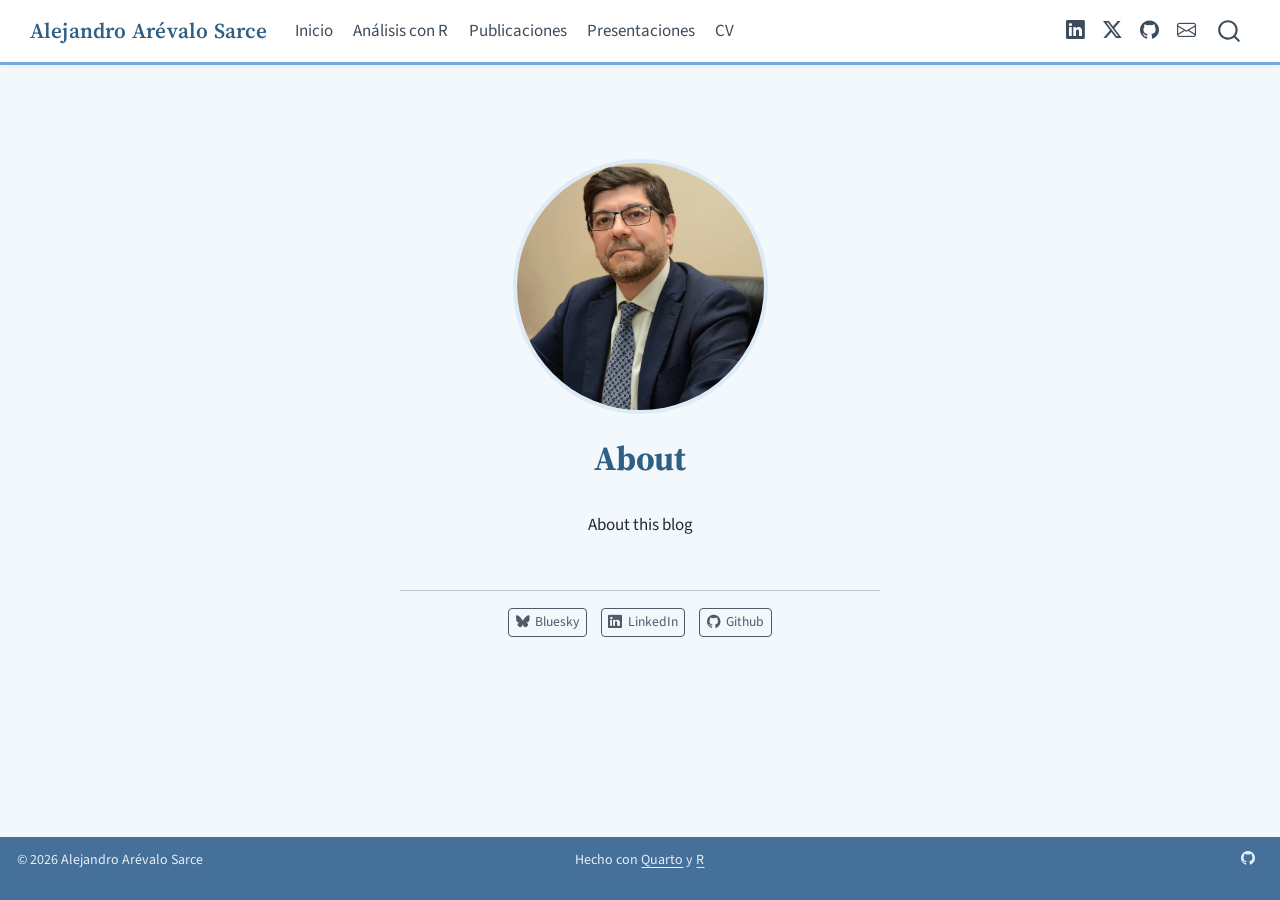
<file: docs/about.html>
<!DOCTYPE html>
<html xmlns="http://www.w3.org/1999/xhtml" lang="es" xml:lang="es"><head>

<meta charset="utf-8">
<meta name="generator" content="quarto-1.10.18">

<meta name="viewport" content="width=device-width, initial-scale=1.0, user-scalable=yes">

<meta name="author" content="Alejandro Arévalo Sarce">

<title>About – Alejandro Arévalo Sarce</title>
<style>
/* Default styles provided by pandoc.
** See https://pandoc.org/MANUAL.html#variables-for-html for config info.
*/
span.smallcaps{font-variant: small-caps;}
div.columns{display: flex; gap: 1.5em;}
div.column{flex: auto;}
@media screen {
div.columns{gap: min(4vw, 1.5em);}
div.column{overflow-x: auto;}
}
div.hanging-indent{margin-left: 1.5em; text-indent: -1.5em;}
ul.task-list{list-style: none;}
ul.task-list li input[type="checkbox"] {
  width: 0.8em;
  margin: 0 0.8em 0.2em -1em; /* quarto-specific, see https://github.com/quarto-dev/quarto-cli/issues/4556 */ 
  vertical-align: middle;
}
</style>


<script src="site_libs/quarto-nav/quarto-nav.js"></script>
<script src="site_libs/clipboard/clipboard.min.js"></script>
<script src="site_libs/quarto-search/autocomplete.umd.js"></script>
<script src="site_libs/quarto-search/fuse.min.js"></script>
<script src="site_libs/quarto-search/quarto-search.js"></script>
<meta name="quarto:offset" content="./">
<link href="./profile.png" rel="icon" type="image/png">
<script src="site_libs/quarto-html/quarto.js" type="module"></script>
<script src="site_libs/quarto-html/tabsets/tabsets.js" type="module"></script>
<script src="site_libs/quarto-html/popper.min.js"></script>
<script src="site_libs/quarto-html/tippy.umd.min.js"></script>
<link href="site_libs/quarto-html/tippy.css" rel="stylesheet">
<link href="site_libs/quarto-html/quarto-syntax-highlighting-8b944df19906336b90874cc22da10239.css" rel="stylesheet" id="quarto-text-highlighting-styles">
<script src="site_libs/bootstrap/bootstrap.min.js"></script>
<link href="site_libs/bootstrap/bootstrap-icons.css" rel="stylesheet">
<link href="site_libs/bootstrap/bootstrap-7cc94fbbed8f642d326183e3fee0c364.min.css" rel="stylesheet" append-hash="true" id="quarto-bootstrap" data-mode="light">
<script id="quarto-search-options" type="application/json">{
  "location": "navbar",
  "copy-button": false,
  "collapse-after": 3,
  "panel-placement": "end",
  "type": "overlay",
  "limit": 50,
  "keyboard-shortcut": [
    "f",
    "/",
    "s"
  ],
  "show-item-context": false,
  "language": {
    "search-no-results-text": "No se han encontrado resultados",
    "search-matching-documents-text": "documentos encontrados",
    "search-copy-link-title": "Copiar el enlace en la búsqueda",
    "search-hide-matches-text": "Ocultar resultados adicionales",
    "search-more-match-text": "resultado adicional en este documento",
    "search-more-matches-text": "resultados adicionales en este documento",
    "search-clear-button-title": "Borrar",
    "search-text-placeholder": "",
    "search-detached-cancel-button-title": "Cancelar",
    "search-submit-button-title": "Enviar",
    "search-label": "Buscar"
  }
}</script>


</head>

<body class="nav-fixed fullcontent quarto-light">

<div id="quarto-search-results"></div>
  <header id="quarto-header" class="headroom fixed-top">
    <nav class="navbar navbar-expand-lg " data-bs-theme="dark">
      <div class="navbar-container container-fluid">
      <div class="navbar-brand-container mx-auto">
    <a class="navbar-brand" href="./index.html">
    <span class="navbar-title">Alejandro Arévalo Sarce</span>
    </a>
  </div>
            <div id="quarto-search" class="" title="Buscar"></div>
          <button class="navbar-toggler" type="button" data-bs-toggle="collapse" data-bs-target="#navbarCollapse" aria-controls="navbarCollapse" role="menu" aria-expanded="false" aria-label="Navegación de palanca" onclick="if (window.quartoToggleHeadroom) { window.quartoToggleHeadroom(); }">
  <span class="navbar-toggler-icon"></span>
</button>
          <div class="collapse navbar-collapse" id="navbarCollapse">
            <ul class="navbar-nav navbar-nav-scroll me-auto">
  <li class="nav-item">
    <a class="nav-link" href="./index.html"> 
<span class="menu-text">Inicio</span></a>
  </li>  
  <li class="nav-item">
    <a class="nav-link" href="./analisis.html"> 
<span class="menu-text">Análisis con R</span></a>
  </li>  
  <li class="nav-item">
    <a class="nav-link" href="./publicaciones.html"> 
<span class="menu-text">Publicaciones</span></a>
  </li>  
  <li class="nav-item">
    <a class="nav-link" href="./presentaciones.html"> 
<span class="menu-text">Presentaciones</span></a>
  </li>  
  <li class="nav-item">
    <a class="nav-link" href="./cv.html"> 
<span class="menu-text">CV</span></a>
  </li>  
</ul>
            <ul class="navbar-nav navbar-nav-scroll ms-auto">
  <li class="nav-item compact">
    <a class="nav-link" href="https://www.linkedin.com/in/alejanosi/"> <i class="bi bi-linkedin" role="img" aria-label="LinkedIn">
</i> 
<span class="menu-text"></span></a>
  </li>  
  <li class="nav-item compact">
    <a class="nav-link" href="https://x.com/Alejanosi"> <i class="bi bi-twitter-x" role="img" aria-label="X">
</i> 
<span class="menu-text"></span></a>
  </li>  
  <li class="nav-item compact">
    <a class="nav-link" href="https://github.com/aarevalosarce"> <i class="bi bi-github" role="img" aria-label="GitHub">
</i> 
<span class="menu-text"></span></a>
  </li>  
  <li class="nav-item compact">
    <a class="nav-link" href="mailto:aarevalosarce@gmail.com"> <i class="bi bi-envelope" role="img" aria-label="Correo">
</i> 
<span class="menu-text"></span></a>
  </li>  
</ul>
          </div> <!-- /navcollapse -->
            <div class="quarto-navbar-tools">
</div>
      </div> <!-- /container-fluid -->
    </nav>
</header>
<!-- content -->
<div id="quarto-content" class="quarto-container page-columns page-rows-contents page-layout-article page-navbar">
<!-- sidebar -->
<!-- margin-sidebar -->
    
<!-- main -->
<div class="quarto-about-jolla">
  <img src="profile.jpg" class="about-image
  round " style="height: 15em; width: 15em;">
 <header id="title-block-header" class="quarto-title-block default">
<div class="quarto-title">
<h1 class="title">About</h1>
</div>
<div class="quarto-title-meta">
  </div>
</header><main class="content" id="quarto-document-content">
<p>About this blog</p>


</main> 
  <hr class="about-sep">
   <div class="about-links">
  <a href="https://bsky.app/" class="about-link" rel="" target="">
    <i class="bi bi-bluesky"></i>
     <span class="about-link-text">Bluesky</span>
  </a>
  <a href="https://linkedin.com" class="about-link" rel="" target="">
    <i class="bi bi-linkedin"></i>
     <span class="about-link-text">LinkedIn</span>
  </a>
  <a href="https://github.com" class="about-link" rel="" target="">
    <i class="bi bi-github"></i>
     <span class="about-link-text">Github</span>
  </a>
</div>
</div>
 <!-- /main -->
<script id="quarto-html-after-body" type="application/javascript">
  window.document.addEventListener("DOMContentLoaded", function (event) {
    const isCodeAnnotation = (el) => {
      for (const clz of el.classList) {
        if (clz.startsWith('code-annotation-')) {                     
          return true;
        }
      }
      return false;
    }
    const onCopySuccess = function(e) {
      // button target
      const button = e.trigger;
      // don't keep focus
      button.blur();
      // flash "checked"
      button.classList.add('code-copy-button-checked');
      var currentTitle = button.getAttribute("title");
      button.setAttribute("title", "Copiado");
      let tooltip;
      if (window.bootstrap) {
        button.setAttribute("data-bs-toggle", "tooltip");
        button.setAttribute("data-bs-placement", "left");
        button.setAttribute("data-bs-title", "Copiado");
        tooltip = new bootstrap.Tooltip(button, 
          { trigger: "manual", 
            customClass: "code-copy-button-tooltip",
            offset: [0, -8]});
        tooltip.show();    
      }
      setTimeout(function() {
        if (tooltip) {
          tooltip.hide();
          button.removeAttribute("data-bs-title");
          button.removeAttribute("data-bs-toggle");
          button.removeAttribute("data-bs-placement");
        }
        button.setAttribute("title", currentTitle);
        button.classList.remove('code-copy-button-checked');
      }, 1000);
      // clear code selection
      e.clearSelection();
    }
    const getTextToCopy = function(trigger) {
      const outerScaffold = trigger.parentElement.cloneNode(true);
      const codeEl = outerScaffold.querySelector('code');
      for (const childEl of codeEl.children) {
        if (isCodeAnnotation(childEl)) {
          childEl.remove();
        }
      }
      return codeEl.innerText;
    }
    const clipboard = new window.ClipboardJS('.code-copy-button:not([data-in-quarto-modal])', {
      text: getTextToCopy
    });
    clipboard.on('success', onCopySuccess);
    if (window.document.getElementById('quarto-embedded-source-code-modal')) {
      const clipboardModal = new window.ClipboardJS('.code-copy-button[data-in-quarto-modal]', {
        text: getTextToCopy,
        container: window.document.getElementById('quarto-embedded-source-code-modal')
      });
      clipboardModal.on('success', onCopySuccess);
    }
      var localhostRegex = new RegExp(/^(?:http|https):\/\/localhost\:?[0-9]*\//);
      var mailtoRegex = new RegExp(/^mailto:/);
        var filterRegex = new RegExp("https:\/\/aarevalosarce\.github\.io");
      var isInternal = (href) => {
          return filterRegex.test(href) || localhostRegex.test(href) || mailtoRegex.test(href);
      }
      // Inspect non-navigation links and adorn them if external
     var links = window.document.querySelectorAll('a[href]:not(.nav-link):not(.navbar-brand):not(.toc-action):not(.sidebar-link):not(.sidebar-item-toggle):not(.pagination-link):not(.no-external):not([aria-hidden]):not(.dropdown-item):not(.quarto-navigation-tool):not(.about-link)');
      for (var i=0; i<links.length; i++) {
        const link = links[i];
        if (!isInternal(link.href)) {
          // undo the damage that might have been done by quarto-nav.js in the case of
          // links that we want to consider external
          if (link.dataset.originalHref !== undefined) {
            link.href = link.dataset.originalHref;
          }
            // target, if specified
            link.setAttribute("target", "_blank");
            if (link.getAttribute("rel") === null) {
              link.setAttribute("rel", "noopener");
            }
        }
      }
    function tippyHover(el, contentFn, onTriggerFn, onUntriggerFn) {
      const config = {
        allowHTML: true,
        maxWidth: 500,
        delay: 100,
        arrow: false,
        appendTo: function(el) {
            return el.parentElement;
        },
        interactive: true,
        interactiveBorder: 10,
        theme: 'quarto',
        placement: 'bottom-start',
      };
      if (contentFn) {
        config.content = contentFn;
      }
      if (onTriggerFn) {
        config.onTrigger = onTriggerFn;
      }
      if (onUntriggerFn) {
        config.onUntrigger = onUntriggerFn;
      }
      window.tippy(el, config); 
    }
    const noterefs = window.document.querySelectorAll('a[role="doc-noteref"]');
    for (var i=0; i<noterefs.length; i++) {
      const ref = noterefs[i];
      tippyHover(ref, function() {
        // use id or data attribute instead here
        let href = ref.getAttribute('data-footnote-href') || ref.getAttribute('href');
        try { href = new URL(href).hash; } catch {}
        const id = href.replace(/^#\/?/, "");
        const note = window.document.getElementById(id);
        if (note) {
          return note.innerHTML;
        } else {
          return "";
        }
      });
    }
    const xrefs = window.document.querySelectorAll('a.quarto-xref');
    const processXRef = (id, note) => {
      // Strip column container classes
      const stripColumnClz = (el) => {
        el.classList.remove("page-full", "page-columns");
        if (el.children) {
          for (const child of el.children) {
            stripColumnClz(child);
          }
        }
      }
      stripColumnClz(note)
      if (id === null || id.startsWith('sec-')) {
        // Special case sections, only their first couple elements
        const container = document.createElement("div");
        if (note.children && note.children.length > 2) {
          container.appendChild(note.children[0].cloneNode(true));
          for (let i = 1; i < note.children.length; i++) {
            const child = note.children[i];
            if (child.tagName === "P" && child.innerText === "") {
              continue;
            } else {
              container.appendChild(child.cloneNode(true));
              break;
            }
          }
          if (window.Quarto?.typesetMath) {
            window.Quarto.typesetMath(container);
          }
          return container.innerHTML
        } else {
          if (window.Quarto?.typesetMath) {
            window.Quarto.typesetMath(note);
          }
          return note.innerHTML;
        }
      } else {
        // Remove any anchor links if they are present
        const anchorLink = note.querySelector('a.anchorjs-link');
        if (anchorLink) {
          anchorLink.remove();
        }
        if (window.Quarto?.typesetMath) {
          window.Quarto.typesetMath(note);
        }
        if (note.classList.contains("callout")) {
          return note.outerHTML;
        } else {
          return note.innerHTML;
        }
      }
    }
    for (var i=0; i<xrefs.length; i++) {
      const xref = xrefs[i];
      tippyHover(xref, undefined, function(instance) {
        instance.disable();
        let url = xref.getAttribute('href');
        let hash = undefined; 
        if (url.startsWith('#')) {
          hash = url;
        } else {
          try { hash = new URL(url).hash; } catch {}
        }
        if (hash) {
          const id = hash.replace(/^#\/?/, "");
          const note = window.document.getElementById(id);
          if (note !== null) {
            try {
              const html = processXRef(id, note.cloneNode(true));
              instance.setContent(html);
            } finally {
              instance.enable();
              instance.show();
            }
          } else {
            // See if we can fetch this
            fetch(url.split('#')[0])
            .then(res => res.text())
            .then(html => {
              const parser = new DOMParser();
              const htmlDoc = parser.parseFromString(html, "text/html");
              const note = htmlDoc.getElementById(id);
              if (note !== null) {
                const html = processXRef(id, note);
                instance.setContent(html);
              } 
            }).finally(() => {
              instance.enable();
              instance.show();
            });
          }
        } else {
          // See if we can fetch a full url (with no hash to target)
          // This is a special case and we should probably do some content thinning / targeting
          fetch(url)
          .then(res => res.text())
          .then(html => {
            const parser = new DOMParser();
            const htmlDoc = parser.parseFromString(html, "text/html");
            const note = htmlDoc.querySelector('main.content');
            if (note !== null) {
              // This should only happen for chapter cross references
              // (since there is no id in the URL)
              // remove the first header
              if (note.children.length > 0 && note.children[0].tagName === "HEADER") {
                note.children[0].remove();
              }
              const html = processXRef(null, note);
              instance.setContent(html);
            } 
          }).finally(() => {
            instance.enable();
            instance.show();
          });
        }
      }, function(instance) {
      });
    }
        let selectedAnnoteEl;
        const selectorForAnnotation = ( cell, annotation) => {
          let cellAttr = 'data-code-cell="' + cell + '"';
          let lineAttr = 'data-code-annotation="' +  annotation + '"';
          const selector = 'span[' + cellAttr + '][' + lineAttr + ']';
          return selector;
        }
        const selectCodeLines = (annoteEl) => {
          const doc = window.document;
          const targetCell = annoteEl.getAttribute("data-target-cell");
          const targetAnnotation = annoteEl.getAttribute("data-target-annotation");
          const annoteSpan = window.document.querySelector(selectorForAnnotation(targetCell, targetAnnotation));
          const lines = annoteSpan.getAttribute("data-code-lines").split(",");
          const lineIds = lines.map((line) => {
            return targetCell + "-" + line;
          })
          let top = null;
          let height = null;
          let parent = null;
          if (lineIds.length > 0) {
              //compute the position of the single el (top and bottom and make a div)
              const el = window.document.getElementById(lineIds[0]);
              top = el.offsetTop;
              height = el.offsetHeight;
              parent = el.parentElement.parentElement;
            if (lineIds.length > 1) {
              const lastEl = window.document.getElementById(lineIds[lineIds.length - 1]);
              const bottom = lastEl.offsetTop + lastEl.offsetHeight;
              height = bottom - top;
            }
            if (top !== null && height !== null && parent !== null) {
              // cook up a div (if necessary) and position it 
              let div = window.document.getElementById("code-annotation-line-highlight");
              if (div === null) {
                div = window.document.createElement("div");
                div.setAttribute("id", "code-annotation-line-highlight");
                div.style.position = 'absolute';
                parent.appendChild(div);
              }
              div.style.top = top - 2 + "px";
              div.style.height = height + 4 + "px";
              div.style.left = 0;
              let gutterDiv = window.document.getElementById("code-annotation-line-highlight-gutter");
              if (gutterDiv === null) {
                gutterDiv = window.document.createElement("div");
                gutterDiv.setAttribute("id", "code-annotation-line-highlight-gutter");
                gutterDiv.style.position = 'absolute';
                const codeCell = window.document.getElementById(targetCell);
                const gutter = codeCell.querySelector('.code-annotation-gutter');
                gutter.appendChild(gutterDiv);
              }
              gutterDiv.style.top = top - 2 + "px";
              gutterDiv.style.height = height + 4 + "px";
            }
            selectedAnnoteEl = annoteEl;
          }
        };
        const unselectCodeLines = () => {
          const elementsIds = ["code-annotation-line-highlight", "code-annotation-line-highlight-gutter"];
          elementsIds.forEach((elId) => {
            const div = window.document.getElementById(elId);
            if (div) {
              div.remove();
            }
          });
          selectedAnnoteEl = undefined;
        };
          // Handle positioning of the toggle
      window.addEventListener(
        "resize",
        throttle(() => {
          elRect = undefined;
          if (selectedAnnoteEl) {
            selectCodeLines(selectedAnnoteEl);
          }
        }, 10)
      );
      function throttle(fn, ms) {
      let throttle = false;
      let timer;
        return (...args) => {
          if(!throttle) { // first call gets through
              fn.apply(this, args);
              throttle = true;
          } else { // all the others get throttled
              if(timer) clearTimeout(timer); // cancel #2
              timer = setTimeout(() => {
                fn.apply(this, args);
                timer = throttle = false;
              }, ms);
          }
        };
      }
        // Attach click handler to the DT
        const annoteDls = window.document.querySelectorAll('dt[data-target-cell]');
        for (const annoteDlNode of annoteDls) {
          annoteDlNode.addEventListener('click', (event) => {
            const clickedEl = event.target;
            if (clickedEl !== selectedAnnoteEl) {
              unselectCodeLines();
              const activeEl = window.document.querySelector('dt[data-target-cell].code-annotation-active');
              if (activeEl) {
                activeEl.classList.remove('code-annotation-active');
              }
              selectCodeLines(clickedEl);
              clickedEl.classList.add('code-annotation-active');
            } else {
              // Unselect the line
              unselectCodeLines();
              clickedEl.classList.remove('code-annotation-active');
            }
          });
        }
    const findCites = (el) => {
      const parentEl = el.parentElement;
      if (parentEl) {
        const cites = parentEl.dataset.cites;
        if (cites) {
          return {
            el,
            cites: cites.split(' ')
          };
        } else {
          return findCites(el.parentElement)
        }
      } else {
        return undefined;
      }
    };
    var bibliorefs = window.document.querySelectorAll('a[role="doc-biblioref"]');
    for (var i=0; i<bibliorefs.length; i++) {
      const ref = bibliorefs[i];
      const citeInfo = findCites(ref);
      if (citeInfo) {
        tippyHover(citeInfo.el, function() {
          var popup = window.document.createElement('div');
          citeInfo.cites.forEach(function(cite) {
            var citeDiv = window.document.createElement('div');
            citeDiv.classList.add('hanging-indent');
            citeDiv.classList.add('csl-entry');
            var biblioDiv = window.document.getElementById('ref-' + cite);
            if (biblioDiv) {
              citeDiv.innerHTML = biblioDiv.innerHTML;
            }
            popup.appendChild(citeDiv);
          });
          return popup.innerHTML;
        });
      }
    }
  });
  </script>
</div> <!-- /content -->
<footer class="footer">
  <div class="nav-footer">
    <div class="nav-footer-left">
<p>© 2026 Alejandro Arévalo Sarce</p>
</div>   
    <div class="nav-footer-center">
<p>Hecho con <a href="https://quarto.org">Quarto</a> y <a href="https://www.r-project.org">R</a></p>
</div>
    <div class="nav-footer-right">
      <ul class="footer-items list-unstyled">
    <li class="nav-item compact">
    <a class="nav-link" href="https://github.com/aarevalosarce">
      <i class="bi bi-github" role="img">
</i> 
    </a>
  </li>  
</ul>
    </div>
  </div>
</footer>




</body></html>
</file>
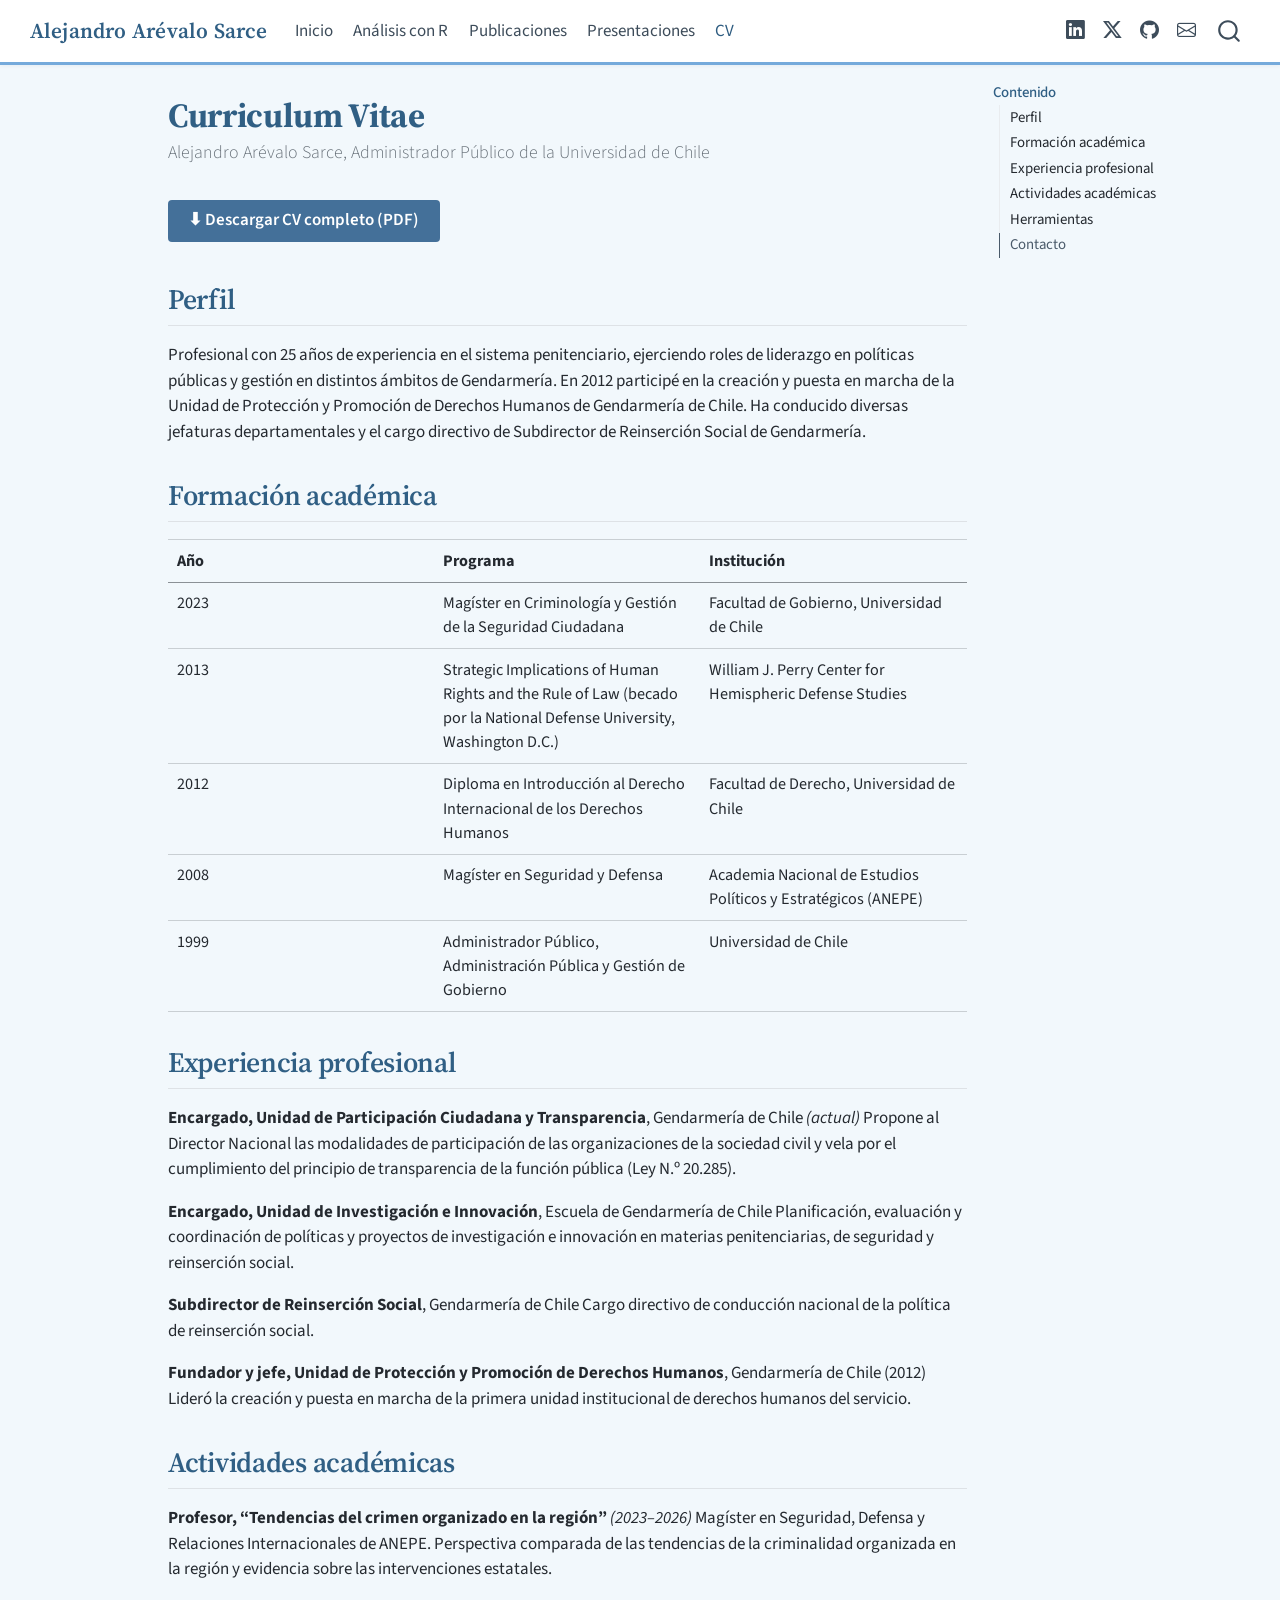
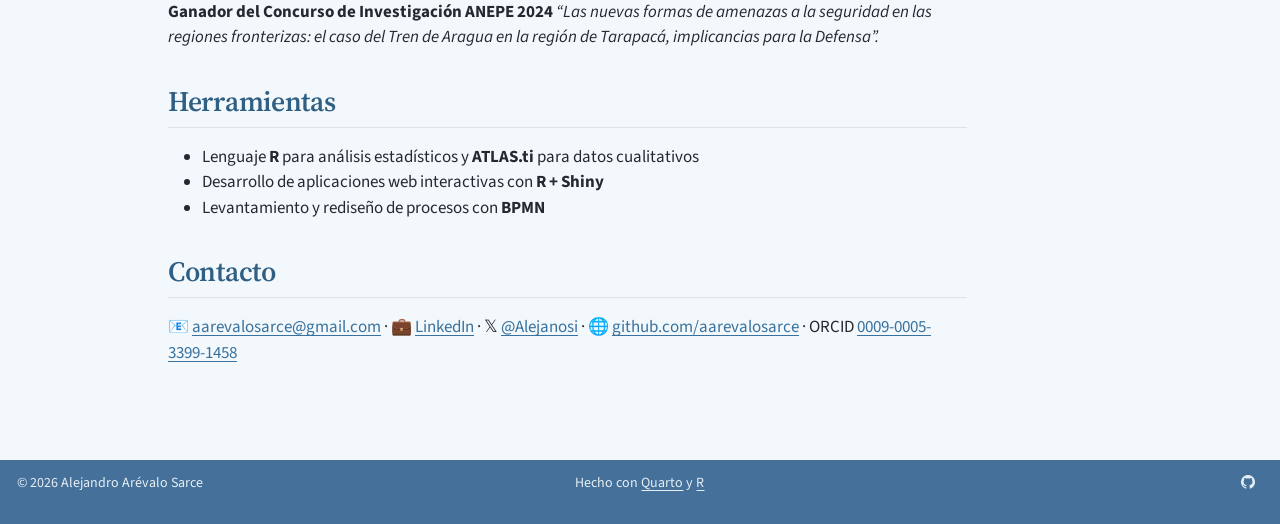
<file: docs/cv.html>
<!DOCTYPE html>
<html xmlns="http://www.w3.org/1999/xhtml" lang="es" xml:lang="es"><head>

<meta charset="utf-8">
<meta name="generator" content="quarto-1.10.18">

<meta name="viewport" content="width=device-width, initial-scale=1.0, user-scalable=yes">

<meta name="author" content="Alejandro Arévalo Sarce">

<title>Curriculum Vitae – Alejandro Arévalo Sarce</title>
<style>
/* Default styles provided by pandoc.
** See https://pandoc.org/MANUAL.html#variables-for-html for config info.
*/
span.smallcaps{font-variant: small-caps;}
div.columns{display: flex; gap: 1.5em;}
div.column{flex: auto;}
@media screen {
div.columns{gap: min(4vw, 1.5em);}
div.column{overflow-x: auto;}
}
div.hanging-indent{margin-left: 1.5em; text-indent: -1.5em;}
ul.task-list{list-style: none;}
ul.task-list li input[type="checkbox"] {
  width: 0.8em;
  margin: 0 0.8em 0.2em -1em; /* quarto-specific, see https://github.com/quarto-dev/quarto-cli/issues/4556 */ 
  vertical-align: middle;
}
</style>


<script src="site_libs/quarto-nav/quarto-nav.js"></script>
<script src="site_libs/clipboard/clipboard.min.js"></script>
<script src="site_libs/quarto-search/autocomplete.umd.js"></script>
<script src="site_libs/quarto-search/fuse.min.js"></script>
<script src="site_libs/quarto-search/quarto-search.js"></script>
<meta name="quarto:offset" content="./">
<link href="./profile.png" rel="icon" type="image/png">
<script src="site_libs/quarto-html/quarto.js" type="module"></script>
<script src="site_libs/quarto-html/tabsets/tabsets.js" type="module"></script>
<script src="site_libs/quarto-html/popper.min.js"></script>
<script src="site_libs/quarto-html/tippy.umd.min.js"></script>
<script src="site_libs/quarto-html/anchor.min.js"></script>
<link href="site_libs/quarto-html/tippy.css" rel="stylesheet">
<link href="site_libs/quarto-html/quarto-syntax-highlighting-8b944df19906336b90874cc22da10239.css" rel="stylesheet" id="quarto-text-highlighting-styles">
<script src="site_libs/bootstrap/bootstrap.min.js"></script>
<link href="site_libs/bootstrap/bootstrap-icons.css" rel="stylesheet">
<link href="site_libs/bootstrap/bootstrap-7cc94fbbed8f642d326183e3fee0c364.min.css" rel="stylesheet" append-hash="true" id="quarto-bootstrap" data-mode="light">
<script id="quarto-search-options" type="application/json">{
  "location": "navbar",
  "copy-button": false,
  "collapse-after": 3,
  "panel-placement": "end",
  "type": "overlay",
  "limit": 50,
  "keyboard-shortcut": [
    "f",
    "/",
    "s"
  ],
  "show-item-context": false,
  "language": {
    "search-no-results-text": "No se han encontrado resultados",
    "search-matching-documents-text": "documentos encontrados",
    "search-copy-link-title": "Copiar el enlace en la búsqueda",
    "search-hide-matches-text": "Ocultar resultados adicionales",
    "search-more-match-text": "resultado adicional en este documento",
    "search-more-matches-text": "resultados adicionales en este documento",
    "search-clear-button-title": "Borrar",
    "search-text-placeholder": "",
    "search-detached-cancel-button-title": "Cancelar",
    "search-submit-button-title": "Enviar",
    "search-label": "Buscar"
  }
}</script>


</head>

<body class="nav-fixed quarto-light">

<div id="quarto-search-results"></div>
  <header id="quarto-header" class="headroom fixed-top">
    <nav class="navbar navbar-expand-lg " data-bs-theme="dark">
      <div class="navbar-container container-fluid">
      <div class="navbar-brand-container mx-auto">
    <a class="navbar-brand" href="./index.html">
    <span class="navbar-title">Alejandro Arévalo Sarce</span>
    </a>
  </div>
            <div id="quarto-search" class="" title="Buscar"></div>
          <button class="navbar-toggler" type="button" data-bs-toggle="collapse" data-bs-target="#navbarCollapse" aria-controls="navbarCollapse" role="menu" aria-expanded="false" aria-label="Navegación de palanca" onclick="if (window.quartoToggleHeadroom) { window.quartoToggleHeadroom(); }">
  <span class="navbar-toggler-icon"></span>
</button>
          <div class="collapse navbar-collapse" id="navbarCollapse">
            <ul class="navbar-nav navbar-nav-scroll me-auto">
  <li class="nav-item">
    <a class="nav-link" href="./index.html"> 
<span class="menu-text">Inicio</span></a>
  </li>  
  <li class="nav-item">
    <a class="nav-link" href="./analisis.html"> 
<span class="menu-text">Análisis con R</span></a>
  </li>  
  <li class="nav-item">
    <a class="nav-link" href="./publicaciones.html"> 
<span class="menu-text">Publicaciones</span></a>
  </li>  
  <li class="nav-item">
    <a class="nav-link" href="./presentaciones.html"> 
<span class="menu-text">Presentaciones</span></a>
  </li>  
  <li class="nav-item">
    <a class="nav-link active" href="./cv.html" aria-current="page"> 
<span class="menu-text">CV</span></a>
  </li>  
</ul>
            <ul class="navbar-nav navbar-nav-scroll ms-auto">
  <li class="nav-item compact">
    <a class="nav-link" href="https://www.linkedin.com/in/alejanosi/"> <i class="bi bi-linkedin" role="img" aria-label="LinkedIn">
</i> 
<span class="menu-text"></span></a>
  </li>  
  <li class="nav-item compact">
    <a class="nav-link" href="https://x.com/Alejanosi"> <i class="bi bi-twitter-x" role="img" aria-label="X">
</i> 
<span class="menu-text"></span></a>
  </li>  
  <li class="nav-item compact">
    <a class="nav-link" href="https://github.com/aarevalosarce"> <i class="bi bi-github" role="img" aria-label="GitHub">
</i> 
<span class="menu-text"></span></a>
  </li>  
  <li class="nav-item compact">
    <a class="nav-link" href="mailto:aarevalosarce@gmail.com"> <i class="bi bi-envelope" role="img" aria-label="Correo">
</i> 
<span class="menu-text"></span></a>
  </li>  
</ul>
          </div> <!-- /navcollapse -->
            <div class="quarto-navbar-tools">
</div>
      </div> <!-- /container-fluid -->
    </nav>
</header>
<!-- content -->
<div id="quarto-content" class="quarto-container page-columns page-rows-contents page-layout-article page-navbar">
<!-- sidebar -->
<!-- margin-sidebar -->
    <div id="quarto-margin-sidebar" class="sidebar margin-sidebar">
        <nav id="TOC" role="doc-toc" class="toc-active">
    <h2 id="toc-title">Contenido</h2>
   
  <ul>
  <li><a href="#perfil" id="toc-perfil" class="nav-link active" data-scroll-target="#perfil">Perfil</a></li>
  <li><a href="#formación-académica" id="toc-formación-académica" class="nav-link" data-scroll-target="#formación-académica">Formación académica</a></li>
  <li><a href="#experiencia-profesional" id="toc-experiencia-profesional" class="nav-link" data-scroll-target="#experiencia-profesional">Experiencia profesional</a></li>
  <li><a href="#actividades-académicas" id="toc-actividades-académicas" class="nav-link" data-scroll-target="#actividades-académicas">Actividades académicas</a></li>
  <li><a href="#herramientas" id="toc-herramientas" class="nav-link" data-scroll-target="#herramientas">Herramientas</a></li>
  <li><a href="#contacto" id="toc-contacto" class="nav-link" data-scroll-target="#contacto">Contacto</a></li>
  </ul>
</nav>
    </div>
<!-- main -->
<main class="content" id="quarto-document-content">

<header id="title-block-header" class="quarto-title-block default">
<div class="quarto-title">
<h1 class="title">Curriculum Vitae</h1>
<p class="subtitle lead">Alejandro Arévalo Sarce, Administrador Público de la Universidad de Chile</p>
</div>



<div class="quarto-title-meta">

    
  
    
  </div>
  


</header>


<p><a class="btn-descarga" href="files/CV_Alejandro-Arevalo-Sarce_2026.pdf" download="">⬇ Descargar CV completo (PDF)</a></p>
<section id="perfil" class="level2">
<h2 class="anchored" data-anchor-id="perfil">Perfil</h2>
<p>Profesional con 25 años de experiencia en el sistema penitenciario, ejerciendo roles de liderazgo en políticas públicas y gestión en distintos ámbitos de Gendarmería. En 2012 participé en la creación y puesta en marcha de la Unidad de Protección y Promoción de Derechos Humanos de Gendarmería de Chile. Ha conducido diversas jefaturas departamentales y el cargo directivo de Subdirector de Reinserción Social de Gendarmería.</p>
</section>
<section id="formación-académica" class="level2">
<h2 class="anchored" data-anchor-id="formación-académica">Formación académica</h2>
<table class="caption-top table">
<colgroup>
<col style="width: 33%">
<col style="width: 33%">
<col style="width: 33%">
</colgroup>
<thead>
<tr class="header">
<th>Año</th>
<th>Programa</th>
<th>Institución</th>
</tr>
</thead>
<tbody>
<tr class="odd">
<td>2023</td>
<td>Magíster en Criminología y Gestión de la Seguridad Ciudadana</td>
<td>Facultad de Gobierno, Universidad de Chile</td>
</tr>
<tr class="even">
<td>2013</td>
<td>Strategic Implications of Human Rights and the Rule of Law (becado por la National Defense University, Washington D.C.)</td>
<td>William J. Perry Center for Hemispheric Defense Studies</td>
</tr>
<tr class="odd">
<td>2012</td>
<td>Diploma en Introducción al Derecho Internacional de los Derechos Humanos</td>
<td>Facultad de Derecho, Universidad de Chile</td>
</tr>
<tr class="even">
<td>2008</td>
<td>Magíster en Seguridad y Defensa</td>
<td>Academia Nacional de Estudios Políticos y Estratégicos (ANEPE)</td>
</tr>
<tr class="odd">
<td>1999</td>
<td>Administrador Público, Administración Pública y Gestión de Gobierno</td>
<td>Universidad de Chile</td>
</tr>
</tbody>
</table>
</section>
<section id="experiencia-profesional" class="level2">
<h2 class="anchored" data-anchor-id="experiencia-profesional">Experiencia profesional</h2>
<p><strong>Encargado, Unidad de Participación Ciudadana y Transparencia</strong>, Gendarmería de Chile <em>(actual)</em> Propone al Director Nacional las modalidades de participación de las organizaciones de la sociedad civil y vela por el cumplimiento del principio de transparencia de la función pública (Ley N.º 20.285).</p>
<p><strong>Encargado, Unidad de Investigación e Innovación</strong>, Escuela de Gendarmería de Chile Planificación, evaluación y coordinación de políticas y proyectos de investigación e innovación en materias penitenciarias, de seguridad y reinserción social.</p>
<p><strong>Subdirector de Reinserción Social</strong>, Gendarmería de Chile Cargo directivo de conducción nacional de la política de reinserción social.</p>
<p><strong>Fundador y jefe, Unidad de Protección y Promoción de Derechos Humanos</strong>, Gendarmería de Chile (2012) Lideró la creación y puesta en marcha de la primera unidad institucional de derechos humanos del servicio.</p>
</section>
<section id="actividades-académicas" class="level2">
<h2 class="anchored" data-anchor-id="actividades-académicas">Actividades académicas</h2>
<p><strong>Profesor, “Tendencias del crimen organizado en la región”</strong> <em>(2023–2026)</em> Magíster en Seguridad, Defensa y Relaciones Internacionales de ANEPE. Perspectiva comparada de las tendencias de la criminalidad organizada en la región y evidencia sobre las intervenciones estatales.</p>
<p><strong>Ganador del Concurso de Investigación ANEPE 2024</strong> <em>“Las nuevas formas de amenazas a la seguridad en las regiones fronterizas: el caso del Tren de Aragua en la región de Tarapacá, implicancias para la Defensa”.</em></p>
</section>
<section id="herramientas" class="level2">
<h2 class="anchored" data-anchor-id="herramientas">Herramientas</h2>
<ul>
<li>Lenguaje <strong>R</strong> para análisis estadísticos y <strong>ATLAS.ti</strong> para datos cualitativos</li>
<li>Desarrollo de aplicaciones web interactivas con <strong>R + Shiny</strong></li>
<li>Levantamiento y rediseño de procesos con <strong>BPMN</strong></li>
</ul>
</section>
<section id="contacto" class="level2">
<h2 class="anchored" data-anchor-id="contacto">Contacto</h2>
<p>📧 <a href="mailto:aarevalosarce@gmail.com">aarevalosarce@gmail.com</a> · 💼 <a href="https://www.linkedin.com/in/alejanosi/">LinkedIn</a> · 𝕏 <a href="https://x.com/Alejanosi">@Alejanosi</a> · 🌐 <a href="https://github.com/aarevalosarce">github.com/aarevalosarce</a> · ORCID <a href="https://orcid.org/0009-0005-3399-1458">0009-0005-3399-1458</a></p>


</section>

</main> <!-- /main -->
<script id="quarto-html-after-body" type="application/javascript">
  window.document.addEventListener("DOMContentLoaded", function (event) {
    const icon = "";
    const anchorJS = new window.AnchorJS();
    anchorJS.options = {
      placement: 'right',
      icon: icon
    };
    anchorJS.add('.anchored');
    const isCodeAnnotation = (el) => {
      for (const clz of el.classList) {
        if (clz.startsWith('code-annotation-')) {                     
          return true;
        }
      }
      return false;
    }
    const onCopySuccess = function(e) {
      // button target
      const button = e.trigger;
      // don't keep focus
      button.blur();
      // flash "checked"
      button.classList.add('code-copy-button-checked');
      var currentTitle = button.getAttribute("title");
      button.setAttribute("title", "Copiado");
      let tooltip;
      if (window.bootstrap) {
        button.setAttribute("data-bs-toggle", "tooltip");
        button.setAttribute("data-bs-placement", "left");
        button.setAttribute("data-bs-title", "Copiado");
        tooltip = new bootstrap.Tooltip(button, 
          { trigger: "manual", 
            customClass: "code-copy-button-tooltip",
            offset: [0, -8]});
        tooltip.show();    
      }
      setTimeout(function() {
        if (tooltip) {
          tooltip.hide();
          button.removeAttribute("data-bs-title");
          button.removeAttribute("data-bs-toggle");
          button.removeAttribute("data-bs-placement");
        }
        button.setAttribute("title", currentTitle);
        button.classList.remove('code-copy-button-checked');
      }, 1000);
      // clear code selection
      e.clearSelection();
    }
    const getTextToCopy = function(trigger) {
      const outerScaffold = trigger.parentElement.cloneNode(true);
      const codeEl = outerScaffold.querySelector('code');
      for (const childEl of codeEl.children) {
        if (isCodeAnnotation(childEl)) {
          childEl.remove();
        }
      }
      return codeEl.innerText;
    }
    const clipboard = new window.ClipboardJS('.code-copy-button:not([data-in-quarto-modal])', {
      text: getTextToCopy
    });
    clipboard.on('success', onCopySuccess);
    if (window.document.getElementById('quarto-embedded-source-code-modal')) {
      const clipboardModal = new window.ClipboardJS('.code-copy-button[data-in-quarto-modal]', {
        text: getTextToCopy,
        container: window.document.getElementById('quarto-embedded-source-code-modal')
      });
      clipboardModal.on('success', onCopySuccess);
    }
      var localhostRegex = new RegExp(/^(?:http|https):\/\/localhost\:?[0-9]*\//);
      var mailtoRegex = new RegExp(/^mailto:/);
        var filterRegex = new RegExp("https:\/\/aarevalosarce\.github\.io");
      var isInternal = (href) => {
          return filterRegex.test(href) || localhostRegex.test(href) || mailtoRegex.test(href);
      }
      // Inspect non-navigation links and adorn them if external
     var links = window.document.querySelectorAll('a[href]:not(.nav-link):not(.navbar-brand):not(.toc-action):not(.sidebar-link):not(.sidebar-item-toggle):not(.pagination-link):not(.no-external):not([aria-hidden]):not(.dropdown-item):not(.quarto-navigation-tool):not(.about-link)');
      for (var i=0; i<links.length; i++) {
        const link = links[i];
        if (!isInternal(link.href)) {
          // undo the damage that might have been done by quarto-nav.js in the case of
          // links that we want to consider external
          if (link.dataset.originalHref !== undefined) {
            link.href = link.dataset.originalHref;
          }
            // target, if specified
            link.setAttribute("target", "_blank");
            if (link.getAttribute("rel") === null) {
              link.setAttribute("rel", "noopener");
            }
        }
      }
    function tippyHover(el, contentFn, onTriggerFn, onUntriggerFn) {
      const config = {
        allowHTML: true,
        maxWidth: 500,
        delay: 100,
        arrow: false,
        appendTo: function(el) {
            return el.parentElement;
        },
        interactive: true,
        interactiveBorder: 10,
        theme: 'quarto',
        placement: 'bottom-start',
      };
      if (contentFn) {
        config.content = contentFn;
      }
      if (onTriggerFn) {
        config.onTrigger = onTriggerFn;
      }
      if (onUntriggerFn) {
        config.onUntrigger = onUntriggerFn;
      }
      window.tippy(el, config); 
    }
    const noterefs = window.document.querySelectorAll('a[role="doc-noteref"]');
    for (var i=0; i<noterefs.length; i++) {
      const ref = noterefs[i];
      tippyHover(ref, function() {
        // use id or data attribute instead here
        let href = ref.getAttribute('data-footnote-href') || ref.getAttribute('href');
        try { href = new URL(href).hash; } catch {}
        const id = href.replace(/^#\/?/, "");
        const note = window.document.getElementById(id);
        if (note) {
          return note.innerHTML;
        } else {
          return "";
        }
      });
    }
    const xrefs = window.document.querySelectorAll('a.quarto-xref');
    const processXRef = (id, note) => {
      // Strip column container classes
      const stripColumnClz = (el) => {
        el.classList.remove("page-full", "page-columns");
        if (el.children) {
          for (const child of el.children) {
            stripColumnClz(child);
          }
        }
      }
      stripColumnClz(note)
      if (id === null || id.startsWith('sec-')) {
        // Special case sections, only their first couple elements
        const container = document.createElement("div");
        if (note.children && note.children.length > 2) {
          container.appendChild(note.children[0].cloneNode(true));
          for (let i = 1; i < note.children.length; i++) {
            const child = note.children[i];
            if (child.tagName === "P" && child.innerText === "") {
              continue;
            } else {
              container.appendChild(child.cloneNode(true));
              break;
            }
          }
          if (window.Quarto?.typesetMath) {
            window.Quarto.typesetMath(container);
          }
          return container.innerHTML
        } else {
          if (window.Quarto?.typesetMath) {
            window.Quarto.typesetMath(note);
          }
          return note.innerHTML;
        }
      } else {
        // Remove any anchor links if they are present
        const anchorLink = note.querySelector('a.anchorjs-link');
        if (anchorLink) {
          anchorLink.remove();
        }
        if (window.Quarto?.typesetMath) {
          window.Quarto.typesetMath(note);
        }
        if (note.classList.contains("callout")) {
          return note.outerHTML;
        } else {
          return note.innerHTML;
        }
      }
    }
    for (var i=0; i<xrefs.length; i++) {
      const xref = xrefs[i];
      tippyHover(xref, undefined, function(instance) {
        instance.disable();
        let url = xref.getAttribute('href');
        let hash = undefined; 
        if (url.startsWith('#')) {
          hash = url;
        } else {
          try { hash = new URL(url).hash; } catch {}
        }
        if (hash) {
          const id = hash.replace(/^#\/?/, "");
          const note = window.document.getElementById(id);
          if (note !== null) {
            try {
              const html = processXRef(id, note.cloneNode(true));
              instance.setContent(html);
            } finally {
              instance.enable();
              instance.show();
            }
          } else {
            // See if we can fetch this
            fetch(url.split('#')[0])
            .then(res => res.text())
            .then(html => {
              const parser = new DOMParser();
              const htmlDoc = parser.parseFromString(html, "text/html");
              const note = htmlDoc.getElementById(id);
              if (note !== null) {
                const html = processXRef(id, note);
                instance.setContent(html);
              } 
            }).finally(() => {
              instance.enable();
              instance.show();
            });
          }
        } else {
          // See if we can fetch a full url (with no hash to target)
          // This is a special case and we should probably do some content thinning / targeting
          fetch(url)
          .then(res => res.text())
          .then(html => {
            const parser = new DOMParser();
            const htmlDoc = parser.parseFromString(html, "text/html");
            const note = htmlDoc.querySelector('main.content');
            if (note !== null) {
              // This should only happen for chapter cross references
              // (since there is no id in the URL)
              // remove the first header
              if (note.children.length > 0 && note.children[0].tagName === "HEADER") {
                note.children[0].remove();
              }
              const html = processXRef(null, note);
              instance.setContent(html);
            } 
          }).finally(() => {
            instance.enable();
            instance.show();
          });
        }
      }, function(instance) {
      });
    }
        let selectedAnnoteEl;
        const selectorForAnnotation = ( cell, annotation) => {
          let cellAttr = 'data-code-cell="' + cell + '"';
          let lineAttr = 'data-code-annotation="' +  annotation + '"';
          const selector = 'span[' + cellAttr + '][' + lineAttr + ']';
          return selector;
        }
        const selectCodeLines = (annoteEl) => {
          const doc = window.document;
          const targetCell = annoteEl.getAttribute("data-target-cell");
          const targetAnnotation = annoteEl.getAttribute("data-target-annotation");
          const annoteSpan = window.document.querySelector(selectorForAnnotation(targetCell, targetAnnotation));
          const lines = annoteSpan.getAttribute("data-code-lines").split(",");
          const lineIds = lines.map((line) => {
            return targetCell + "-" + line;
          })
          let top = null;
          let height = null;
          let parent = null;
          if (lineIds.length > 0) {
              //compute the position of the single el (top and bottom and make a div)
              const el = window.document.getElementById(lineIds[0]);
              top = el.offsetTop;
              height = el.offsetHeight;
              parent = el.parentElement.parentElement;
            if (lineIds.length > 1) {
              const lastEl = window.document.getElementById(lineIds[lineIds.length - 1]);
              const bottom = lastEl.offsetTop + lastEl.offsetHeight;
              height = bottom - top;
            }
            if (top !== null && height !== null && parent !== null) {
              // cook up a div (if necessary) and position it 
              let div = window.document.getElementById("code-annotation-line-highlight");
              if (div === null) {
                div = window.document.createElement("div");
                div.setAttribute("id", "code-annotation-line-highlight");
                div.style.position = 'absolute';
                parent.appendChild(div);
              }
              div.style.top = top - 2 + "px";
              div.style.height = height + 4 + "px";
              div.style.left = 0;
              let gutterDiv = window.document.getElementById("code-annotation-line-highlight-gutter");
              if (gutterDiv === null) {
                gutterDiv = window.document.createElement("div");
                gutterDiv.setAttribute("id", "code-annotation-line-highlight-gutter");
                gutterDiv.style.position = 'absolute';
                const codeCell = window.document.getElementById(targetCell);
                const gutter = codeCell.querySelector('.code-annotation-gutter');
                gutter.appendChild(gutterDiv);
              }
              gutterDiv.style.top = top - 2 + "px";
              gutterDiv.style.height = height + 4 + "px";
            }
            selectedAnnoteEl = annoteEl;
          }
        };
        const unselectCodeLines = () => {
          const elementsIds = ["code-annotation-line-highlight", "code-annotation-line-highlight-gutter"];
          elementsIds.forEach((elId) => {
            const div = window.document.getElementById(elId);
            if (div) {
              div.remove();
            }
          });
          selectedAnnoteEl = undefined;
        };
          // Handle positioning of the toggle
      window.addEventListener(
        "resize",
        throttle(() => {
          elRect = undefined;
          if (selectedAnnoteEl) {
            selectCodeLines(selectedAnnoteEl);
          }
        }, 10)
      );
      function throttle(fn, ms) {
      let throttle = false;
      let timer;
        return (...args) => {
          if(!throttle) { // first call gets through
              fn.apply(this, args);
              throttle = true;
          } else { // all the others get throttled
              if(timer) clearTimeout(timer); // cancel #2
              timer = setTimeout(() => {
                fn.apply(this, args);
                timer = throttle = false;
              }, ms);
          }
        };
      }
        // Attach click handler to the DT
        const annoteDls = window.document.querySelectorAll('dt[data-target-cell]');
        for (const annoteDlNode of annoteDls) {
          annoteDlNode.addEventListener('click', (event) => {
            const clickedEl = event.target;
            if (clickedEl !== selectedAnnoteEl) {
              unselectCodeLines();
              const activeEl = window.document.querySelector('dt[data-target-cell].code-annotation-active');
              if (activeEl) {
                activeEl.classList.remove('code-annotation-active');
              }
              selectCodeLines(clickedEl);
              clickedEl.classList.add('code-annotation-active');
            } else {
              // Unselect the line
              unselectCodeLines();
              clickedEl.classList.remove('code-annotation-active');
            }
          });
        }
    const findCites = (el) => {
      const parentEl = el.parentElement;
      if (parentEl) {
        const cites = parentEl.dataset.cites;
        if (cites) {
          return {
            el,
            cites: cites.split(' ')
          };
        } else {
          return findCites(el.parentElement)
        }
      } else {
        return undefined;
      }
    };
    var bibliorefs = window.document.querySelectorAll('a[role="doc-biblioref"]');
    for (var i=0; i<bibliorefs.length; i++) {
      const ref = bibliorefs[i];
      const citeInfo = findCites(ref);
      if (citeInfo) {
        tippyHover(citeInfo.el, function() {
          var popup = window.document.createElement('div');
          citeInfo.cites.forEach(function(cite) {
            var citeDiv = window.document.createElement('div');
            citeDiv.classList.add('hanging-indent');
            citeDiv.classList.add('csl-entry');
            var biblioDiv = window.document.getElementById('ref-' + cite);
            if (biblioDiv) {
              citeDiv.innerHTML = biblioDiv.innerHTML;
            }
            popup.appendChild(citeDiv);
          });
          return popup.innerHTML;
        });
      }
    }
  });
  </script>
</div> <!-- /content -->
<footer class="footer">
  <div class="nav-footer">
    <div class="nav-footer-left">
<p>© 2026 Alejandro Arévalo Sarce</p>
</div>   
    <div class="nav-footer-center">
<p>Hecho con <a href="https://quarto.org">Quarto</a> y <a href="https://www.r-project.org">R</a></p>
</div>
    <div class="nav-footer-right">
      <ul class="footer-items list-unstyled">
    <li class="nav-item compact">
    <a class="nav-link" href="https://github.com/aarevalosarce">
      <i class="bi bi-github" role="img">
</i> 
    </a>
  </li>  
</ul>
    </div>
  </div>
</footer>




</body></html>
</file>
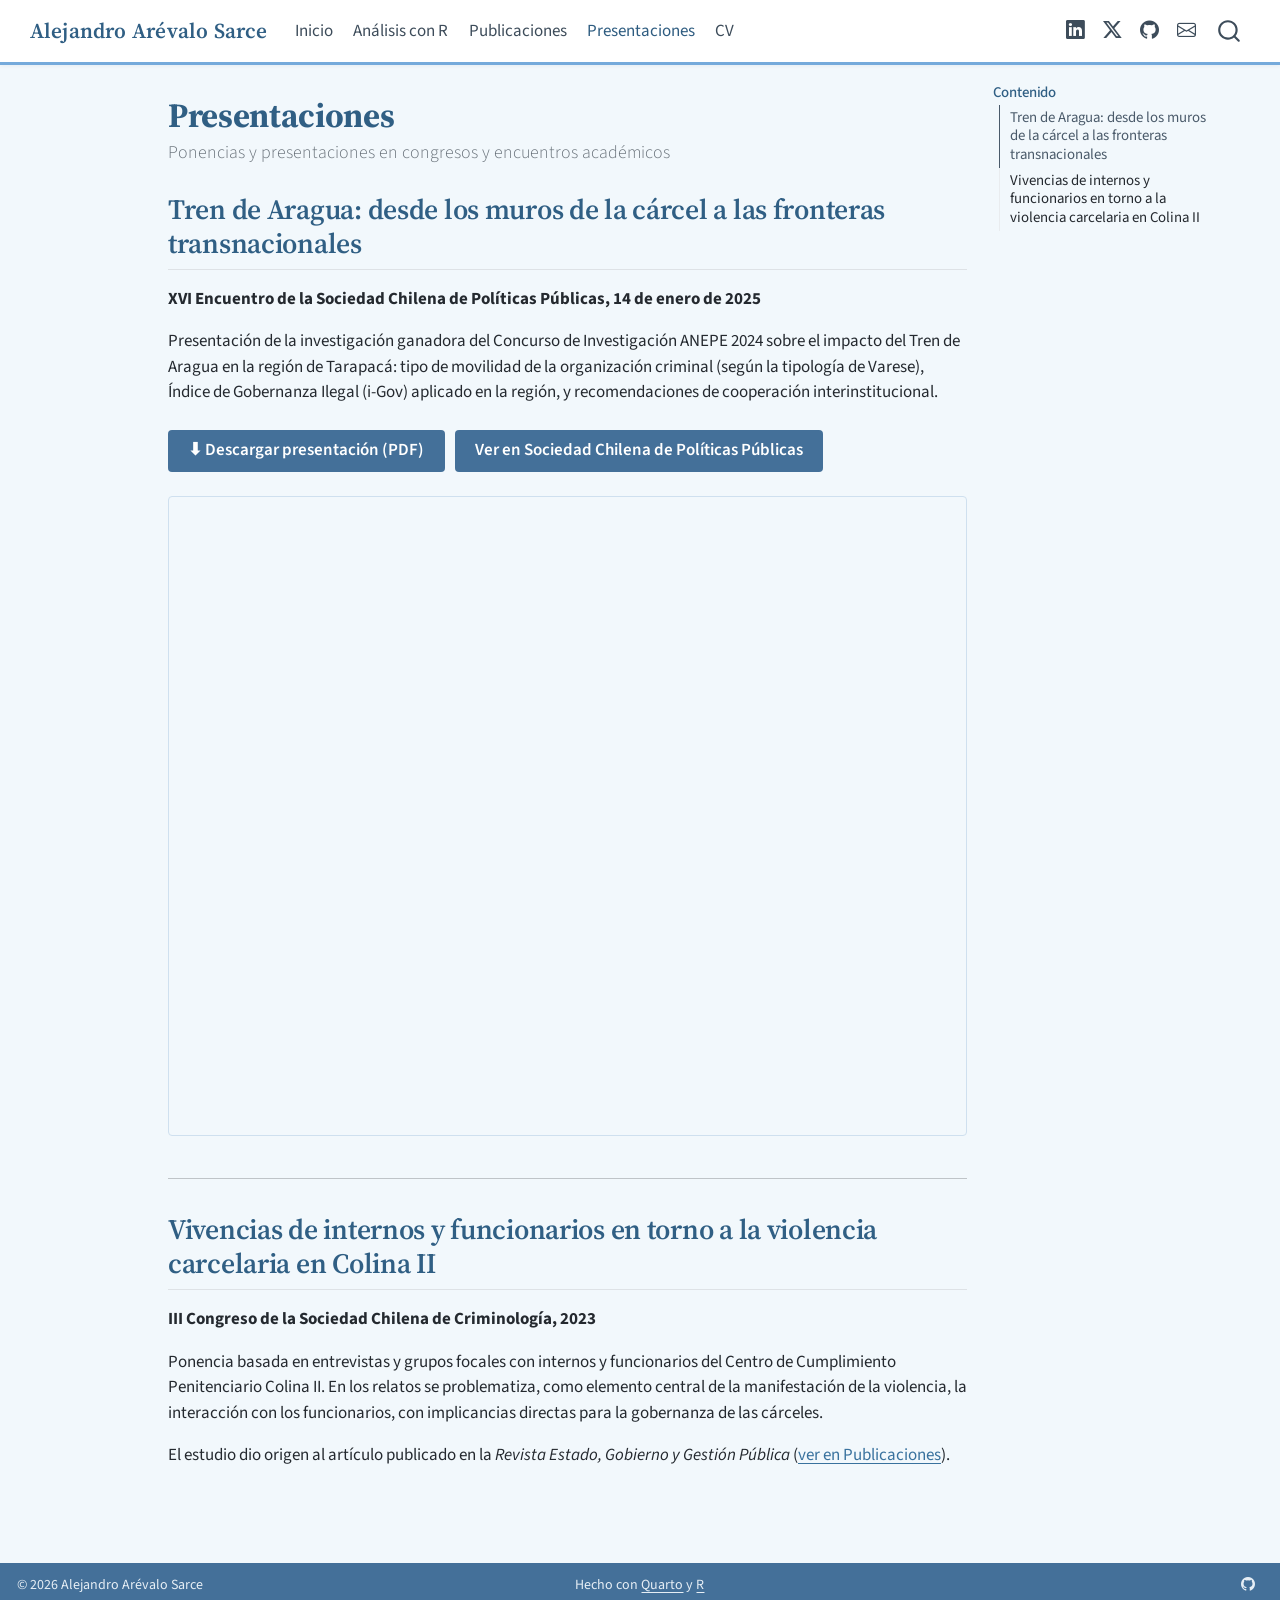
<file: docs/presentaciones.html>
<!DOCTYPE html>
<html xmlns="http://www.w3.org/1999/xhtml" lang="es" xml:lang="es"><head>

<meta charset="utf-8">
<meta name="generator" content="quarto-1.10.18">

<meta name="viewport" content="width=device-width, initial-scale=1.0, user-scalable=yes">

<meta name="author" content="Alejandro Arévalo Sarce">

<title>Presentaciones – Alejandro Arévalo Sarce</title>
<style>
/* Default styles provided by pandoc.
** See https://pandoc.org/MANUAL.html#variables-for-html for config info.
*/
span.smallcaps{font-variant: small-caps;}
div.columns{display: flex; gap: 1.5em;}
div.column{flex: auto;}
@media screen {
div.columns{gap: min(4vw, 1.5em);}
div.column{overflow-x: auto;}
}
div.hanging-indent{margin-left: 1.5em; text-indent: -1.5em;}
ul.task-list{list-style: none;}
ul.task-list li input[type="checkbox"] {
  width: 0.8em;
  margin: 0 0.8em 0.2em -1em; /* quarto-specific, see https://github.com/quarto-dev/quarto-cli/issues/4556 */ 
  vertical-align: middle;
}
</style>


<script src="site_libs/quarto-nav/quarto-nav.js"></script>
<script src="site_libs/clipboard/clipboard.min.js"></script>
<script src="site_libs/quarto-search/autocomplete.umd.js"></script>
<script src="site_libs/quarto-search/fuse.min.js"></script>
<script src="site_libs/quarto-search/quarto-search.js"></script>
<meta name="quarto:offset" content="./">
<link href="./profile.png" rel="icon" type="image/png">
<script src="site_libs/quarto-html/quarto.js" type="module"></script>
<script src="site_libs/quarto-html/tabsets/tabsets.js" type="module"></script>
<script src="site_libs/quarto-html/popper.min.js"></script>
<script src="site_libs/quarto-html/tippy.umd.min.js"></script>
<script src="site_libs/quarto-html/anchor.min.js"></script>
<link href="site_libs/quarto-html/tippy.css" rel="stylesheet">
<link href="site_libs/quarto-html/quarto-syntax-highlighting-8b944df19906336b90874cc22da10239.css" rel="stylesheet" id="quarto-text-highlighting-styles">
<script src="site_libs/bootstrap/bootstrap.min.js"></script>
<link href="site_libs/bootstrap/bootstrap-icons.css" rel="stylesheet">
<link href="site_libs/bootstrap/bootstrap-7cc94fbbed8f642d326183e3fee0c364.min.css" rel="stylesheet" append-hash="true" id="quarto-bootstrap" data-mode="light">
<script id="quarto-search-options" type="application/json">{
  "location": "navbar",
  "copy-button": false,
  "collapse-after": 3,
  "panel-placement": "end",
  "type": "overlay",
  "limit": 50,
  "keyboard-shortcut": [
    "f",
    "/",
    "s"
  ],
  "show-item-context": false,
  "language": {
    "search-no-results-text": "No se han encontrado resultados",
    "search-matching-documents-text": "documentos encontrados",
    "search-copy-link-title": "Copiar el enlace en la búsqueda",
    "search-hide-matches-text": "Ocultar resultados adicionales",
    "search-more-match-text": "resultado adicional en este documento",
    "search-more-matches-text": "resultados adicionales en este documento",
    "search-clear-button-title": "Borrar",
    "search-text-placeholder": "",
    "search-detached-cancel-button-title": "Cancelar",
    "search-submit-button-title": "Enviar",
    "search-label": "Buscar"
  }
}</script>


</head>

<body class="nav-fixed quarto-light">

<div id="quarto-search-results"></div>
  <header id="quarto-header" class="headroom fixed-top">
    <nav class="navbar navbar-expand-lg " data-bs-theme="dark">
      <div class="navbar-container container-fluid">
      <div class="navbar-brand-container mx-auto">
    <a class="navbar-brand" href="./index.html">
    <span class="navbar-title">Alejandro Arévalo Sarce</span>
    </a>
  </div>
            <div id="quarto-search" class="" title="Buscar"></div>
          <button class="navbar-toggler" type="button" data-bs-toggle="collapse" data-bs-target="#navbarCollapse" aria-controls="navbarCollapse" role="menu" aria-expanded="false" aria-label="Navegación de palanca" onclick="if (window.quartoToggleHeadroom) { window.quartoToggleHeadroom(); }">
  <span class="navbar-toggler-icon"></span>
</button>
          <div class="collapse navbar-collapse" id="navbarCollapse">
            <ul class="navbar-nav navbar-nav-scroll me-auto">
  <li class="nav-item">
    <a class="nav-link" href="./index.html"> 
<span class="menu-text">Inicio</span></a>
  </li>  
  <li class="nav-item">
    <a class="nav-link" href="./analisis.html"> 
<span class="menu-text">Análisis con R</span></a>
  </li>  
  <li class="nav-item">
    <a class="nav-link" href="./publicaciones.html"> 
<span class="menu-text">Publicaciones</span></a>
  </li>  
  <li class="nav-item">
    <a class="nav-link active" href="./presentaciones.html" aria-current="page"> 
<span class="menu-text">Presentaciones</span></a>
  </li>  
  <li class="nav-item">
    <a class="nav-link" href="./cv.html"> 
<span class="menu-text">CV</span></a>
  </li>  
</ul>
            <ul class="navbar-nav navbar-nav-scroll ms-auto">
  <li class="nav-item compact">
    <a class="nav-link" href="https://www.linkedin.com/in/alejanosi/"> <i class="bi bi-linkedin" role="img" aria-label="LinkedIn">
</i> 
<span class="menu-text"></span></a>
  </li>  
  <li class="nav-item compact">
    <a class="nav-link" href="https://x.com/Alejanosi"> <i class="bi bi-twitter-x" role="img" aria-label="X">
</i> 
<span class="menu-text"></span></a>
  </li>  
  <li class="nav-item compact">
    <a class="nav-link" href="https://github.com/aarevalosarce"> <i class="bi bi-github" role="img" aria-label="GitHub">
</i> 
<span class="menu-text"></span></a>
  </li>  
  <li class="nav-item compact">
    <a class="nav-link" href="mailto:aarevalosarce@gmail.com"> <i class="bi bi-envelope" role="img" aria-label="Correo">
</i> 
<span class="menu-text"></span></a>
  </li>  
</ul>
          </div> <!-- /navcollapse -->
            <div class="quarto-navbar-tools">
</div>
      </div> <!-- /container-fluid -->
    </nav>
</header>
<!-- content -->
<div id="quarto-content" class="quarto-container page-columns page-rows-contents page-layout-article page-navbar">
<!-- sidebar -->
<!-- margin-sidebar -->
    <div id="quarto-margin-sidebar" class="sidebar margin-sidebar">
        <nav id="TOC" role="doc-toc" class="toc-active">
    <h2 id="toc-title">Contenido</h2>
   
  <ul>
  <li><a href="#tren-de-aragua-desde-los-muros-de-la-cárcel-a-las-fronteras-transnacionales" id="toc-tren-de-aragua-desde-los-muros-de-la-cárcel-a-las-fronteras-transnacionales" class="nav-link active" data-scroll-target="#tren-de-aragua-desde-los-muros-de-la-cárcel-a-las-fronteras-transnacionales">Tren de Aragua: desde los muros de la cárcel a las fronteras transnacionales</a></li>
  <li><a href="#vivencias-de-internos-y-funcionarios-en-torno-a-la-violencia-carcelaria-en-colina-ii" id="toc-vivencias-de-internos-y-funcionarios-en-torno-a-la-violencia-carcelaria-en-colina-ii" class="nav-link" data-scroll-target="#vivencias-de-internos-y-funcionarios-en-torno-a-la-violencia-carcelaria-en-colina-ii">Vivencias de internos y funcionarios en torno a la violencia carcelaria en Colina II</a></li>
  </ul>
</nav>
    </div>
<!-- main -->
<main class="content" id="quarto-document-content">

<header id="title-block-header" class="quarto-title-block default">
<div class="quarto-title">
<h1 class="title">Presentaciones</h1>
<p class="subtitle lead">Ponencias y presentaciones en congresos y encuentros académicos</p>
</div>



<div class="quarto-title-meta">

    
  
    
  </div>
  


</header>


<section id="tren-de-aragua-desde-los-muros-de-la-cárcel-a-las-fronteras-transnacionales" class="level2">
<h2 class="anchored" data-anchor-id="tren-de-aragua-desde-los-muros-de-la-cárcel-a-las-fronteras-transnacionales">Tren de Aragua: desde los muros de la cárcel a las fronteras transnacionales</h2>
<p><strong>XVI Encuentro de la Sociedad Chilena de Políticas Públicas, 14 de enero de 2025</strong></p>
<p>Presentación de la investigación ganadora del Concurso de Investigación ANEPE 2024 sobre el impacto del Tren de Aragua en la región de Tarapacá: tipo de movilidad de la organización criminal (según la tipología de Varese), Índice de Gobernanza Ilegal (i-Gov) aplicado en la región, y recomendaciones de cooperación interinstitucional.</p>
<p><a class="btn-descarga" href="files/tren-de-aragua-tarapaca-presentacion-2025.pdf" download="">⬇ Descargar presentación (PDF)</a> <a class="btn-descarga" href="https://www.sociedadpoliticaspublicas.cl/wp-content/uploads/2025/01/Criminalidad_Alejandro-Arevalo.pdf">Ver en Sociedad Chilena de Políticas Públicas</a></p>
<iframe class="visor-pdf" src="files/tren-de-aragua-tarapaca-presentacion-2025.pdf">
</iframe>
<hr>
</section>
<section id="vivencias-de-internos-y-funcionarios-en-torno-a-la-violencia-carcelaria-en-colina-ii" class="level2">
<h2 class="anchored" data-anchor-id="vivencias-de-internos-y-funcionarios-en-torno-a-la-violencia-carcelaria-en-colina-ii">Vivencias de internos y funcionarios en torno a la violencia carcelaria en Colina II</h2>
<p><strong>III Congreso de la Sociedad Chilena de Criminología, 2023</strong></p>
<p>Ponencia basada en entrevistas y grupos focales con internos y funcionarios del Centro de Cumplimiento Penitenciario Colina II. En los relatos se problematiza, como elemento central de la manifestación de la violencia, la interacción con los funcionarios, con implicancias directas para la gobernanza de las cárceles.</p>
<p>El estudio dio origen al artículo publicado en la <em>Revista Estado, Gobierno y Gestión Pública</em> (<a href="./publicaciones.html">ver en Publicaciones</a>).</p>


</section>

</main> <!-- /main -->
<script id="quarto-html-after-body" type="application/javascript">
  window.document.addEventListener("DOMContentLoaded", function (event) {
    const icon = "";
    const anchorJS = new window.AnchorJS();
    anchorJS.options = {
      placement: 'right',
      icon: icon
    };
    anchorJS.add('.anchored');
    const isCodeAnnotation = (el) => {
      for (const clz of el.classList) {
        if (clz.startsWith('code-annotation-')) {                     
          return true;
        }
      }
      return false;
    }
    const onCopySuccess = function(e) {
      // button target
      const button = e.trigger;
      // don't keep focus
      button.blur();
      // flash "checked"
      button.classList.add('code-copy-button-checked');
      var currentTitle = button.getAttribute("title");
      button.setAttribute("title", "Copiado");
      let tooltip;
      if (window.bootstrap) {
        button.setAttribute("data-bs-toggle", "tooltip");
        button.setAttribute("data-bs-placement", "left");
        button.setAttribute("data-bs-title", "Copiado");
        tooltip = new bootstrap.Tooltip(button, 
          { trigger: "manual", 
            customClass: "code-copy-button-tooltip",
            offset: [0, -8]});
        tooltip.show();    
      }
      setTimeout(function() {
        if (tooltip) {
          tooltip.hide();
          button.removeAttribute("data-bs-title");
          button.removeAttribute("data-bs-toggle");
          button.removeAttribute("data-bs-placement");
        }
        button.setAttribute("title", currentTitle);
        button.classList.remove('code-copy-button-checked');
      }, 1000);
      // clear code selection
      e.clearSelection();
    }
    const getTextToCopy = function(trigger) {
      const outerScaffold = trigger.parentElement.cloneNode(true);
      const codeEl = outerScaffold.querySelector('code');
      for (const childEl of codeEl.children) {
        if (isCodeAnnotation(childEl)) {
          childEl.remove();
        }
      }
      return codeEl.innerText;
    }
    const clipboard = new window.ClipboardJS('.code-copy-button:not([data-in-quarto-modal])', {
      text: getTextToCopy
    });
    clipboard.on('success', onCopySuccess);
    if (window.document.getElementById('quarto-embedded-source-code-modal')) {
      const clipboardModal = new window.ClipboardJS('.code-copy-button[data-in-quarto-modal]', {
        text: getTextToCopy,
        container: window.document.getElementById('quarto-embedded-source-code-modal')
      });
      clipboardModal.on('success', onCopySuccess);
    }
      var localhostRegex = new RegExp(/^(?:http|https):\/\/localhost\:?[0-9]*\//);
      var mailtoRegex = new RegExp(/^mailto:/);
        var filterRegex = new RegExp("https:\/\/aarevalosarce\.github\.io");
      var isInternal = (href) => {
          return filterRegex.test(href) || localhostRegex.test(href) || mailtoRegex.test(href);
      }
      // Inspect non-navigation links and adorn them if external
     var links = window.document.querySelectorAll('a[href]:not(.nav-link):not(.navbar-brand):not(.toc-action):not(.sidebar-link):not(.sidebar-item-toggle):not(.pagination-link):not(.no-external):not([aria-hidden]):not(.dropdown-item):not(.quarto-navigation-tool):not(.about-link)');
      for (var i=0; i<links.length; i++) {
        const link = links[i];
        if (!isInternal(link.href)) {
          // undo the damage that might have been done by quarto-nav.js in the case of
          // links that we want to consider external
          if (link.dataset.originalHref !== undefined) {
            link.href = link.dataset.originalHref;
          }
            // target, if specified
            link.setAttribute("target", "_blank");
            if (link.getAttribute("rel") === null) {
              link.setAttribute("rel", "noopener");
            }
        }
      }
    function tippyHover(el, contentFn, onTriggerFn, onUntriggerFn) {
      const config = {
        allowHTML: true,
        maxWidth: 500,
        delay: 100,
        arrow: false,
        appendTo: function(el) {
            return el.parentElement;
        },
        interactive: true,
        interactiveBorder: 10,
        theme: 'quarto',
        placement: 'bottom-start',
      };
      if (contentFn) {
        config.content = contentFn;
      }
      if (onTriggerFn) {
        config.onTrigger = onTriggerFn;
      }
      if (onUntriggerFn) {
        config.onUntrigger = onUntriggerFn;
      }
      window.tippy(el, config); 
    }
    const noterefs = window.document.querySelectorAll('a[role="doc-noteref"]');
    for (var i=0; i<noterefs.length; i++) {
      const ref = noterefs[i];
      tippyHover(ref, function() {
        // use id or data attribute instead here
        let href = ref.getAttribute('data-footnote-href') || ref.getAttribute('href');
        try { href = new URL(href).hash; } catch {}
        const id = href.replace(/^#\/?/, "");
        const note = window.document.getElementById(id);
        if (note) {
          return note.innerHTML;
        } else {
          return "";
        }
      });
    }
    const xrefs = window.document.querySelectorAll('a.quarto-xref');
    const processXRef = (id, note) => {
      // Strip column container classes
      const stripColumnClz = (el) => {
        el.classList.remove("page-full", "page-columns");
        if (el.children) {
          for (const child of el.children) {
            stripColumnClz(child);
          }
        }
      }
      stripColumnClz(note)
      if (id === null || id.startsWith('sec-')) {
        // Special case sections, only their first couple elements
        const container = document.createElement("div");
        if (note.children && note.children.length > 2) {
          container.appendChild(note.children[0].cloneNode(true));
          for (let i = 1; i < note.children.length; i++) {
            const child = note.children[i];
            if (child.tagName === "P" && child.innerText === "") {
              continue;
            } else {
              container.appendChild(child.cloneNode(true));
              break;
            }
          }
          if (window.Quarto?.typesetMath) {
            window.Quarto.typesetMath(container);
          }
          return container.innerHTML
        } else {
          if (window.Quarto?.typesetMath) {
            window.Quarto.typesetMath(note);
          }
          return note.innerHTML;
        }
      } else {
        // Remove any anchor links if they are present
        const anchorLink = note.querySelector('a.anchorjs-link');
        if (anchorLink) {
          anchorLink.remove();
        }
        if (window.Quarto?.typesetMath) {
          window.Quarto.typesetMath(note);
        }
        if (note.classList.contains("callout")) {
          return note.outerHTML;
        } else {
          return note.innerHTML;
        }
      }
    }
    for (var i=0; i<xrefs.length; i++) {
      const xref = xrefs[i];
      tippyHover(xref, undefined, function(instance) {
        instance.disable();
        let url = xref.getAttribute('href');
        let hash = undefined; 
        if (url.startsWith('#')) {
          hash = url;
        } else {
          try { hash = new URL(url).hash; } catch {}
        }
        if (hash) {
          const id = hash.replace(/^#\/?/, "");
          const note = window.document.getElementById(id);
          if (note !== null) {
            try {
              const html = processXRef(id, note.cloneNode(true));
              instance.setContent(html);
            } finally {
              instance.enable();
              instance.show();
            }
          } else {
            // See if we can fetch this
            fetch(url.split('#')[0])
            .then(res => res.text())
            .then(html => {
              const parser = new DOMParser();
              const htmlDoc = parser.parseFromString(html, "text/html");
              const note = htmlDoc.getElementById(id);
              if (note !== null) {
                const html = processXRef(id, note);
                instance.setContent(html);
              } 
            }).finally(() => {
              instance.enable();
              instance.show();
            });
          }
        } else {
          // See if we can fetch a full url (with no hash to target)
          // This is a special case and we should probably do some content thinning / targeting
          fetch(url)
          .then(res => res.text())
          .then(html => {
            const parser = new DOMParser();
            const htmlDoc = parser.parseFromString(html, "text/html");
            const note = htmlDoc.querySelector('main.content');
            if (note !== null) {
              // This should only happen for chapter cross references
              // (since there is no id in the URL)
              // remove the first header
              if (note.children.length > 0 && note.children[0].tagName === "HEADER") {
                note.children[0].remove();
              }
              const html = processXRef(null, note);
              instance.setContent(html);
            } 
          }).finally(() => {
            instance.enable();
            instance.show();
          });
        }
      }, function(instance) {
      });
    }
        let selectedAnnoteEl;
        const selectorForAnnotation = ( cell, annotation) => {
          let cellAttr = 'data-code-cell="' + cell + '"';
          let lineAttr = 'data-code-annotation="' +  annotation + '"';
          const selector = 'span[' + cellAttr + '][' + lineAttr + ']';
          return selector;
        }
        const selectCodeLines = (annoteEl) => {
          const doc = window.document;
          const targetCell = annoteEl.getAttribute("data-target-cell");
          const targetAnnotation = annoteEl.getAttribute("data-target-annotation");
          const annoteSpan = window.document.querySelector(selectorForAnnotation(targetCell, targetAnnotation));
          const lines = annoteSpan.getAttribute("data-code-lines").split(",");
          const lineIds = lines.map((line) => {
            return targetCell + "-" + line;
          })
          let top = null;
          let height = null;
          let parent = null;
          if (lineIds.length > 0) {
              //compute the position of the single el (top and bottom and make a div)
              const el = window.document.getElementById(lineIds[0]);
              top = el.offsetTop;
              height = el.offsetHeight;
              parent = el.parentElement.parentElement;
            if (lineIds.length > 1) {
              const lastEl = window.document.getElementById(lineIds[lineIds.length - 1]);
              const bottom = lastEl.offsetTop + lastEl.offsetHeight;
              height = bottom - top;
            }
            if (top !== null && height !== null && parent !== null) {
              // cook up a div (if necessary) and position it 
              let div = window.document.getElementById("code-annotation-line-highlight");
              if (div === null) {
                div = window.document.createElement("div");
                div.setAttribute("id", "code-annotation-line-highlight");
                div.style.position = 'absolute';
                parent.appendChild(div);
              }
              div.style.top = top - 2 + "px";
              div.style.height = height + 4 + "px";
              div.style.left = 0;
              let gutterDiv = window.document.getElementById("code-annotation-line-highlight-gutter");
              if (gutterDiv === null) {
                gutterDiv = window.document.createElement("div");
                gutterDiv.setAttribute("id", "code-annotation-line-highlight-gutter");
                gutterDiv.style.position = 'absolute';
                const codeCell = window.document.getElementById(targetCell);
                const gutter = codeCell.querySelector('.code-annotation-gutter');
                gutter.appendChild(gutterDiv);
              }
              gutterDiv.style.top = top - 2 + "px";
              gutterDiv.style.height = height + 4 + "px";
            }
            selectedAnnoteEl = annoteEl;
          }
        };
        const unselectCodeLines = () => {
          const elementsIds = ["code-annotation-line-highlight", "code-annotation-line-highlight-gutter"];
          elementsIds.forEach((elId) => {
            const div = window.document.getElementById(elId);
            if (div) {
              div.remove();
            }
          });
          selectedAnnoteEl = undefined;
        };
          // Handle positioning of the toggle
      window.addEventListener(
        "resize",
        throttle(() => {
          elRect = undefined;
          if (selectedAnnoteEl) {
            selectCodeLines(selectedAnnoteEl);
          }
        }, 10)
      );
      function throttle(fn, ms) {
      let throttle = false;
      let timer;
        return (...args) => {
          if(!throttle) { // first call gets through
              fn.apply(this, args);
              throttle = true;
          } else { // all the others get throttled
              if(timer) clearTimeout(timer); // cancel #2
              timer = setTimeout(() => {
                fn.apply(this, args);
                timer = throttle = false;
              }, ms);
          }
        };
      }
        // Attach click handler to the DT
        const annoteDls = window.document.querySelectorAll('dt[data-target-cell]');
        for (const annoteDlNode of annoteDls) {
          annoteDlNode.addEventListener('click', (event) => {
            const clickedEl = event.target;
            if (clickedEl !== selectedAnnoteEl) {
              unselectCodeLines();
              const activeEl = window.document.querySelector('dt[data-target-cell].code-annotation-active');
              if (activeEl) {
                activeEl.classList.remove('code-annotation-active');
              }
              selectCodeLines(clickedEl);
              clickedEl.classList.add('code-annotation-active');
            } else {
              // Unselect the line
              unselectCodeLines();
              clickedEl.classList.remove('code-annotation-active');
            }
          });
        }
    const findCites = (el) => {
      const parentEl = el.parentElement;
      if (parentEl) {
        const cites = parentEl.dataset.cites;
        if (cites) {
          return {
            el,
            cites: cites.split(' ')
          };
        } else {
          return findCites(el.parentElement)
        }
      } else {
        return undefined;
      }
    };
    var bibliorefs = window.document.querySelectorAll('a[role="doc-biblioref"]');
    for (var i=0; i<bibliorefs.length; i++) {
      const ref = bibliorefs[i];
      const citeInfo = findCites(ref);
      if (citeInfo) {
        tippyHover(citeInfo.el, function() {
          var popup = window.document.createElement('div');
          citeInfo.cites.forEach(function(cite) {
            var citeDiv = window.document.createElement('div');
            citeDiv.classList.add('hanging-indent');
            citeDiv.classList.add('csl-entry');
            var biblioDiv = window.document.getElementById('ref-' + cite);
            if (biblioDiv) {
              citeDiv.innerHTML = biblioDiv.innerHTML;
            }
            popup.appendChild(citeDiv);
          });
          return popup.innerHTML;
        });
      }
    }
  });
  </script>
</div> <!-- /content -->
<footer class="footer">
  <div class="nav-footer">
    <div class="nav-footer-left">
<p>© 2026 Alejandro Arévalo Sarce</p>
</div>   
    <div class="nav-footer-center">
<p>Hecho con <a href="https://quarto.org">Quarto</a> y <a href="https://www.r-project.org">R</a></p>
</div>
    <div class="nav-footer-right">
      <ul class="footer-items list-unstyled">
    <li class="nav-item compact">
    <a class="nav-link" href="https://github.com/aarevalosarce">
      <i class="bi bi-github" role="img">
</i> 
    </a>
  </li>  
</ul>
    </div>
  </div>
</footer>




</body></html>
</file>
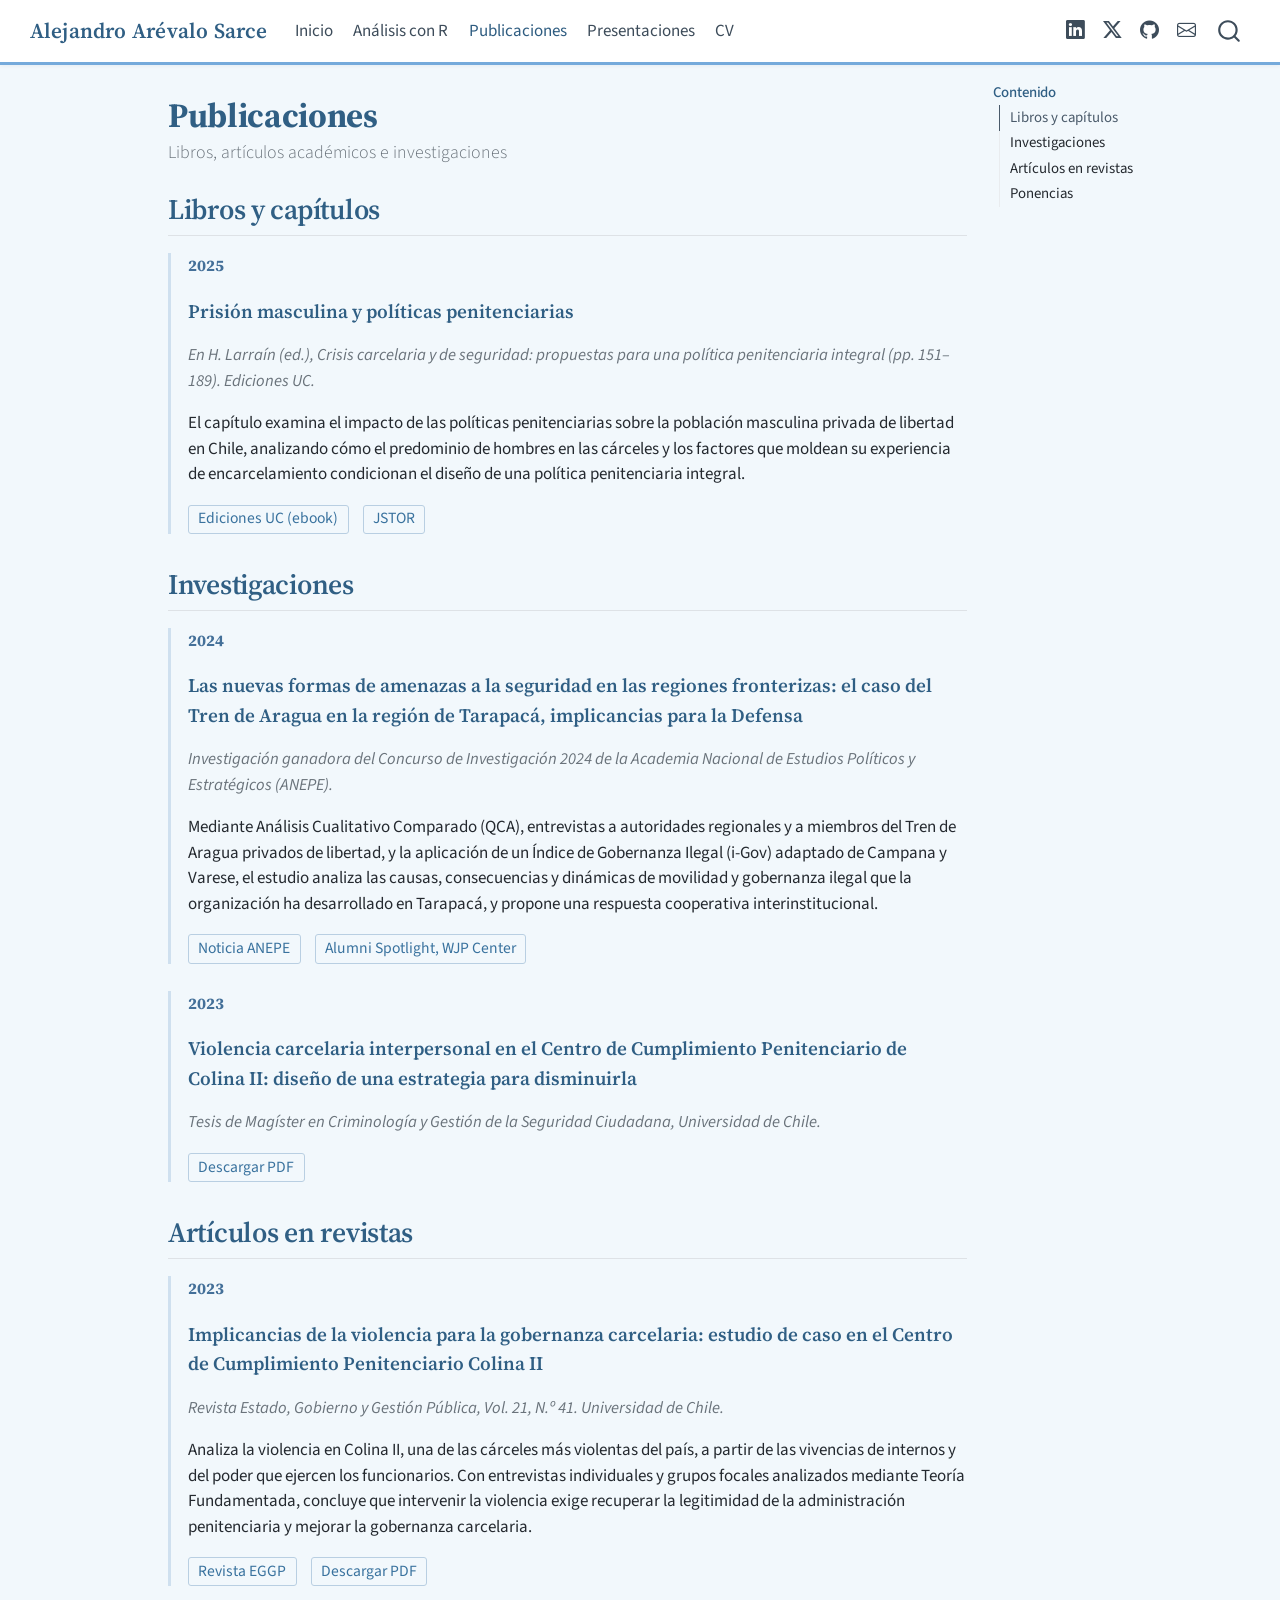
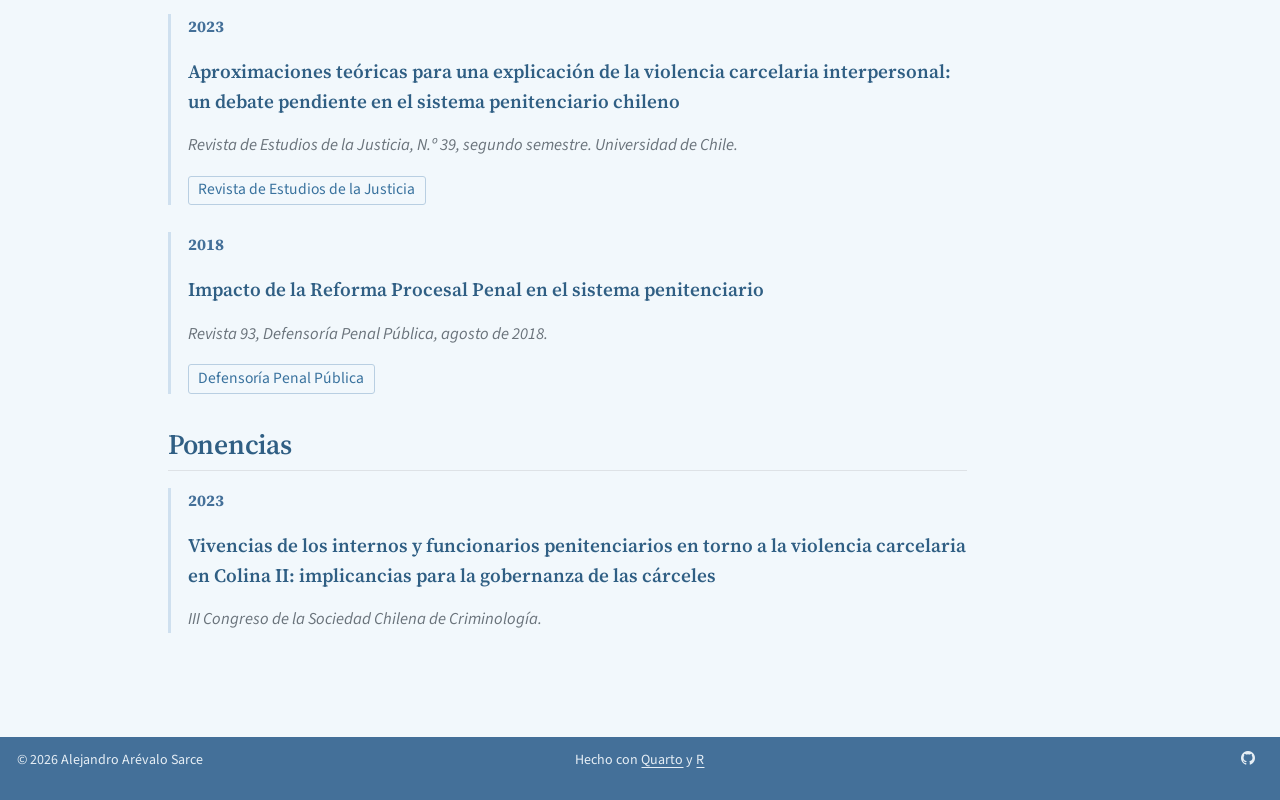
<file: docs/publicaciones.html>
<!DOCTYPE html>
<html xmlns="http://www.w3.org/1999/xhtml" lang="es" xml:lang="es"><head>

<meta charset="utf-8">
<meta name="generator" content="quarto-1.10.18">

<meta name="viewport" content="width=device-width, initial-scale=1.0, user-scalable=yes">

<meta name="author" content="Alejandro Arévalo Sarce">

<title>Publicaciones – Alejandro Arévalo Sarce</title>
<style>
/* Default styles provided by pandoc.
** See https://pandoc.org/MANUAL.html#variables-for-html for config info.
*/
span.smallcaps{font-variant: small-caps;}
div.columns{display: flex; gap: 1.5em;}
div.column{flex: auto;}
@media screen {
div.columns{gap: min(4vw, 1.5em);}
div.column{overflow-x: auto;}
}
div.hanging-indent{margin-left: 1.5em; text-indent: -1.5em;}
ul.task-list{list-style: none;}
ul.task-list li input[type="checkbox"] {
  width: 0.8em;
  margin: 0 0.8em 0.2em -1em; /* quarto-specific, see https://github.com/quarto-dev/quarto-cli/issues/4556 */ 
  vertical-align: middle;
}
</style>


<script src="site_libs/quarto-nav/quarto-nav.js"></script>
<script src="site_libs/clipboard/clipboard.min.js"></script>
<script src="site_libs/quarto-search/autocomplete.umd.js"></script>
<script src="site_libs/quarto-search/fuse.min.js"></script>
<script src="site_libs/quarto-search/quarto-search.js"></script>
<meta name="quarto:offset" content="./">
<link href="./profile.png" rel="icon" type="image/png">
<script src="site_libs/quarto-html/quarto.js" type="module"></script>
<script src="site_libs/quarto-html/tabsets/tabsets.js" type="module"></script>
<script src="site_libs/quarto-html/popper.min.js"></script>
<script src="site_libs/quarto-html/tippy.umd.min.js"></script>
<script src="site_libs/quarto-html/anchor.min.js"></script>
<link href="site_libs/quarto-html/tippy.css" rel="stylesheet">
<link href="site_libs/quarto-html/quarto-syntax-highlighting-8b944df19906336b90874cc22da10239.css" rel="stylesheet" id="quarto-text-highlighting-styles">
<script src="site_libs/bootstrap/bootstrap.min.js"></script>
<link href="site_libs/bootstrap/bootstrap-icons.css" rel="stylesheet">
<link href="site_libs/bootstrap/bootstrap-7cc94fbbed8f642d326183e3fee0c364.min.css" rel="stylesheet" append-hash="true" id="quarto-bootstrap" data-mode="light">
<script id="quarto-search-options" type="application/json">{
  "location": "navbar",
  "copy-button": false,
  "collapse-after": 3,
  "panel-placement": "end",
  "type": "overlay",
  "limit": 50,
  "keyboard-shortcut": [
    "f",
    "/",
    "s"
  ],
  "show-item-context": false,
  "language": {
    "search-no-results-text": "No se han encontrado resultados",
    "search-matching-documents-text": "documentos encontrados",
    "search-copy-link-title": "Copiar el enlace en la búsqueda",
    "search-hide-matches-text": "Ocultar resultados adicionales",
    "search-more-match-text": "resultado adicional en este documento",
    "search-more-matches-text": "resultados adicionales en este documento",
    "search-clear-button-title": "Borrar",
    "search-text-placeholder": "",
    "search-detached-cancel-button-title": "Cancelar",
    "search-submit-button-title": "Enviar",
    "search-label": "Buscar"
  }
}</script>


</head>

<body class="nav-fixed quarto-light">

<div id="quarto-search-results"></div>
  <header id="quarto-header" class="headroom fixed-top">
    <nav class="navbar navbar-expand-lg " data-bs-theme="dark">
      <div class="navbar-container container-fluid">
      <div class="navbar-brand-container mx-auto">
    <a class="navbar-brand" href="./index.html">
    <span class="navbar-title">Alejandro Arévalo Sarce</span>
    </a>
  </div>
            <div id="quarto-search" class="" title="Buscar"></div>
          <button class="navbar-toggler" type="button" data-bs-toggle="collapse" data-bs-target="#navbarCollapse" aria-controls="navbarCollapse" role="menu" aria-expanded="false" aria-label="Navegación de palanca" onclick="if (window.quartoToggleHeadroom) { window.quartoToggleHeadroom(); }">
  <span class="navbar-toggler-icon"></span>
</button>
          <div class="collapse navbar-collapse" id="navbarCollapse">
            <ul class="navbar-nav navbar-nav-scroll me-auto">
  <li class="nav-item">
    <a class="nav-link" href="./index.html"> 
<span class="menu-text">Inicio</span></a>
  </li>  
  <li class="nav-item">
    <a class="nav-link" href="./analisis.html"> 
<span class="menu-text">Análisis con R</span></a>
  </li>  
  <li class="nav-item">
    <a class="nav-link active" href="./publicaciones.html" aria-current="page"> 
<span class="menu-text">Publicaciones</span></a>
  </li>  
  <li class="nav-item">
    <a class="nav-link" href="./presentaciones.html"> 
<span class="menu-text">Presentaciones</span></a>
  </li>  
  <li class="nav-item">
    <a class="nav-link" href="./cv.html"> 
<span class="menu-text">CV</span></a>
  </li>  
</ul>
            <ul class="navbar-nav navbar-nav-scroll ms-auto">
  <li class="nav-item compact">
    <a class="nav-link" href="https://www.linkedin.com/in/alejanosi/"> <i class="bi bi-linkedin" role="img" aria-label="LinkedIn">
</i> 
<span class="menu-text"></span></a>
  </li>  
  <li class="nav-item compact">
    <a class="nav-link" href="https://x.com/Alejanosi"> <i class="bi bi-twitter-x" role="img" aria-label="X">
</i> 
<span class="menu-text"></span></a>
  </li>  
  <li class="nav-item compact">
    <a class="nav-link" href="https://github.com/aarevalosarce"> <i class="bi bi-github" role="img" aria-label="GitHub">
</i> 
<span class="menu-text"></span></a>
  </li>  
  <li class="nav-item compact">
    <a class="nav-link" href="mailto:aarevalosarce@gmail.com"> <i class="bi bi-envelope" role="img" aria-label="Correo">
</i> 
<span class="menu-text"></span></a>
  </li>  
</ul>
          </div> <!-- /navcollapse -->
            <div class="quarto-navbar-tools">
</div>
      </div> <!-- /container-fluid -->
    </nav>
</header>
<!-- content -->
<div id="quarto-content" class="quarto-container page-columns page-rows-contents page-layout-article page-navbar">
<!-- sidebar -->
<!-- margin-sidebar -->
    <div id="quarto-margin-sidebar" class="sidebar margin-sidebar">
        <nav id="TOC" role="doc-toc" class="toc-active">
    <h2 id="toc-title">Contenido</h2>
   
  <ul>
  <li><a href="#libros-y-capítulos" id="toc-libros-y-capítulos" class="nav-link active" data-scroll-target="#libros-y-capítulos">Libros y capítulos</a></li>
  <li><a href="#investigaciones" id="toc-investigaciones" class="nav-link" data-scroll-target="#investigaciones">Investigaciones</a></li>
  <li><a href="#artículos-en-revistas" id="toc-artículos-en-revistas" class="nav-link" data-scroll-target="#artículos-en-revistas">Artículos en revistas</a></li>
  <li><a href="#ponencias" id="toc-ponencias" class="nav-link" data-scroll-target="#ponencias">Ponencias</a></li>
  </ul>
</nav>
    </div>
<!-- main -->
<main class="content" id="quarto-document-content">

<header id="title-block-header" class="quarto-title-block default">
<div class="quarto-title">
<h1 class="title">Publicaciones</h1>
<p class="subtitle lead">Libros, artículos académicos e investigaciones</p>
</div>



<div class="quarto-title-meta">

    
  
    
  </div>
  


</header>


<section id="libros-y-capítulos" class="level2">
<h2 class="anchored" data-anchor-id="libros-y-capítulos">Libros y capítulos</h2>
<div class="pub-entry">
<p><span class="pub-year">2025</span></p>
<p><span class="pub-title">Prisión masculina y políticas penitenciarias</span></p>
<p><span class="pub-venue">En H. Larraín (ed.), <em>Crisis carcelaria y de seguridad: propuestas para una política penitenciaria integral</em> (pp.&nbsp;151–189). Ediciones UC.</span></p>
<p>El capítulo examina el impacto de las políticas penitenciarias sobre la población masculina privada de libertad en Chile, analizando cómo el predominio de hombres en las cárceles y los factores que moldean su experiencia de encarcelamiento condicionan el diseño de una política penitenciaria integral.</p>
<div class="pub-links">
<p><a href="https://ebooks.ediciones.uc.cl/library/publication/crisis-carcelaria-y-de-seguridad-propuestas-para-una-politica-penitenciaria-integral-1762519497">Ediciones UC (ebook)</a> <a href="https://www.jstor.org/stable/jj.37972923">JSTOR</a></p>
</div>
</div>
</section>
<section id="investigaciones" class="level2">
<h2 class="anchored" data-anchor-id="investigaciones">Investigaciones</h2>
<div class="pub-entry">
<p><span class="pub-year">2024</span></p>
<p><span class="pub-title">Las nuevas formas de amenazas a la seguridad en las regiones fronterizas: el caso del Tren de Aragua en la región de Tarapacá, implicancias para la Defensa</span></p>
<p><span class="pub-venue">Investigación ganadora del Concurso de Investigación 2024 de la Academia Nacional de Estudios Políticos y Estratégicos (ANEPE).</span></p>
<p>Mediante Análisis Cualitativo Comparado (QCA), entrevistas a autoridades regionales y a miembros del Tren de Aragua privados de libertad, y la aplicación de un Índice de Gobernanza Ilegal (i-Gov) adaptado de Campana y Varese, el estudio analiza las causas, consecuencias y dinámicas de movilidad y gobernanza ilegal que la organización ha desarrollado en Tarapacá, y propone una respuesta cooperativa interinstitucional.</p>
<div class="pub-links">
<p><a href="https://anepe.cl/ganador-del-concurso-de-investigacion-2024/">Noticia ANEPE</a> <a href="https://wjpcenter.org/wjpc-news/alejandro-arevalo-chile/">Alumni Spotlight, WJP Center</a></p>
</div>
</div>
<div class="pub-entry">
<p><span class="pub-year">2023</span></p>
<p><span class="pub-title">Violencia carcelaria interpersonal en el Centro de Cumplimiento Penitenciario de Colina II: diseño de una estrategia para disminuirla</span></p>
<p><span class="pub-venue">Tesis de Magíster en Criminología y Gestión de la Seguridad Ciudadana, Universidad de Chile.</span></p>
<div class="pub-links">
<p><a href="files/tesis-violencia-carcelaria-colina-ii-2023.pdf">Descargar PDF</a></p>
</div>
</div>
</section>
<section id="artículos-en-revistas" class="level2">
<h2 class="anchored" data-anchor-id="artículos-en-revistas">Artículos en revistas</h2>
<div class="pub-entry">
<p><span class="pub-year">2023</span></p>
<p><span class="pub-title">Implicancias de la violencia para la gobernanza carcelaria: estudio de caso en el Centro de Cumplimiento Penitenciario Colina II</span></p>
<p><span class="pub-venue"><em>Revista Estado, Gobierno y Gestión Pública</em>, Vol. 21, N.º 41. Universidad de Chile.</span></p>
<p>Analiza la violencia en Colina II, una de las cárceles más violentas del país, a partir de las vivencias de internos y del poder que ejercen los funcionarios. Con entrevistas individuales y grupos focales analizados mediante Teoría Fundamentada, concluye que intervenir la violencia exige recuperar la legitimidad de la administración penitenciaria y mejorar la gobernanza carcelaria.</p>
<div class="pub-links">
<p><a href="https://revistaeggp.uchile.cl/">Revista EGGP</a> <a href="files/implicancias-violencia-gobernanza-carcelaria-2023.pdf">Descargar PDF</a></p>
</div>
</div>
<div class="pub-entry">
<p><span class="pub-year">2023</span></p>
<p><span class="pub-title">Aproximaciones teóricas para una explicación de la violencia carcelaria interpersonal: un debate pendiente en el sistema penitenciario chileno</span></p>
<p><span class="pub-venue"><em>Revista de Estudios de la Justicia</em>, N.º 39, segundo semestre. Universidad de Chile.</span></p>
<div class="pub-links">
<p><a href="https://rej.uchile.cl/">Revista de Estudios de la Justicia</a></p>
</div>
</div>
<div class="pub-entry">
<p><span class="pub-year">2018</span></p>
<p><span class="pub-title">Impacto de la Reforma Procesal Penal en el sistema penitenciario</span></p>
<p><span class="pub-venue"><em>Revista 93</em>, Defensoría Penal Pública, agosto de 2018.</span></p>
<div class="pub-links">
<p><a href="http://www.dpp.cl/">Defensoría Penal Pública</a></p>
</div>
</div>
</section>
<section id="ponencias" class="level2">
<h2 class="anchored" data-anchor-id="ponencias">Ponencias</h2>
<div class="pub-entry">
<p><span class="pub-year">2023</span></p>
<p><span class="pub-title">Vivencias de los internos y funcionarios penitenciarios en torno a la violencia carcelaria en Colina II: implicancias para la gobernanza de las cárceles</span></p>
<p><span class="pub-venue">III Congreso de la Sociedad Chilena de Criminología.</span></p>
</div>


</section>

</main> <!-- /main -->
<script id="quarto-html-after-body" type="application/javascript">
  window.document.addEventListener("DOMContentLoaded", function (event) {
    const icon = "";
    const anchorJS = new window.AnchorJS();
    anchorJS.options = {
      placement: 'right',
      icon: icon
    };
    anchorJS.add('.anchored');
    const isCodeAnnotation = (el) => {
      for (const clz of el.classList) {
        if (clz.startsWith('code-annotation-')) {                     
          return true;
        }
      }
      return false;
    }
    const onCopySuccess = function(e) {
      // button target
      const button = e.trigger;
      // don't keep focus
      button.blur();
      // flash "checked"
      button.classList.add('code-copy-button-checked');
      var currentTitle = button.getAttribute("title");
      button.setAttribute("title", "Copiado");
      let tooltip;
      if (window.bootstrap) {
        button.setAttribute("data-bs-toggle", "tooltip");
        button.setAttribute("data-bs-placement", "left");
        button.setAttribute("data-bs-title", "Copiado");
        tooltip = new bootstrap.Tooltip(button, 
          { trigger: "manual", 
            customClass: "code-copy-button-tooltip",
            offset: [0, -8]});
        tooltip.show();    
      }
      setTimeout(function() {
        if (tooltip) {
          tooltip.hide();
          button.removeAttribute("data-bs-title");
          button.removeAttribute("data-bs-toggle");
          button.removeAttribute("data-bs-placement");
        }
        button.setAttribute("title", currentTitle);
        button.classList.remove('code-copy-button-checked');
      }, 1000);
      // clear code selection
      e.clearSelection();
    }
    const getTextToCopy = function(trigger) {
      const outerScaffold = trigger.parentElement.cloneNode(true);
      const codeEl = outerScaffold.querySelector('code');
      for (const childEl of codeEl.children) {
        if (isCodeAnnotation(childEl)) {
          childEl.remove();
        }
      }
      return codeEl.innerText;
    }
    const clipboard = new window.ClipboardJS('.code-copy-button:not([data-in-quarto-modal])', {
      text: getTextToCopy
    });
    clipboard.on('success', onCopySuccess);
    if (window.document.getElementById('quarto-embedded-source-code-modal')) {
      const clipboardModal = new window.ClipboardJS('.code-copy-button[data-in-quarto-modal]', {
        text: getTextToCopy,
        container: window.document.getElementById('quarto-embedded-source-code-modal')
      });
      clipboardModal.on('success', onCopySuccess);
    }
      var localhostRegex = new RegExp(/^(?:http|https):\/\/localhost\:?[0-9]*\//);
      var mailtoRegex = new RegExp(/^mailto:/);
        var filterRegex = new RegExp("https:\/\/aarevalosarce\.github\.io");
      var isInternal = (href) => {
          return filterRegex.test(href) || localhostRegex.test(href) || mailtoRegex.test(href);
      }
      // Inspect non-navigation links and adorn them if external
     var links = window.document.querySelectorAll('a[href]:not(.nav-link):not(.navbar-brand):not(.toc-action):not(.sidebar-link):not(.sidebar-item-toggle):not(.pagination-link):not(.no-external):not([aria-hidden]):not(.dropdown-item):not(.quarto-navigation-tool):not(.about-link)');
      for (var i=0; i<links.length; i++) {
        const link = links[i];
        if (!isInternal(link.href)) {
          // undo the damage that might have been done by quarto-nav.js in the case of
          // links that we want to consider external
          if (link.dataset.originalHref !== undefined) {
            link.href = link.dataset.originalHref;
          }
            // target, if specified
            link.setAttribute("target", "_blank");
            if (link.getAttribute("rel") === null) {
              link.setAttribute("rel", "noopener");
            }
        }
      }
    function tippyHover(el, contentFn, onTriggerFn, onUntriggerFn) {
      const config = {
        allowHTML: true,
        maxWidth: 500,
        delay: 100,
        arrow: false,
        appendTo: function(el) {
            return el.parentElement;
        },
        interactive: true,
        interactiveBorder: 10,
        theme: 'quarto',
        placement: 'bottom-start',
      };
      if (contentFn) {
        config.content = contentFn;
      }
      if (onTriggerFn) {
        config.onTrigger = onTriggerFn;
      }
      if (onUntriggerFn) {
        config.onUntrigger = onUntriggerFn;
      }
      window.tippy(el, config); 
    }
    const noterefs = window.document.querySelectorAll('a[role="doc-noteref"]');
    for (var i=0; i<noterefs.length; i++) {
      const ref = noterefs[i];
      tippyHover(ref, function() {
        // use id or data attribute instead here
        let href = ref.getAttribute('data-footnote-href') || ref.getAttribute('href');
        try { href = new URL(href).hash; } catch {}
        const id = href.replace(/^#\/?/, "");
        const note = window.document.getElementById(id);
        if (note) {
          return note.innerHTML;
        } else {
          return "";
        }
      });
    }
    const xrefs = window.document.querySelectorAll('a.quarto-xref');
    const processXRef = (id, note) => {
      // Strip column container classes
      const stripColumnClz = (el) => {
        el.classList.remove("page-full", "page-columns");
        if (el.children) {
          for (const child of el.children) {
            stripColumnClz(child);
          }
        }
      }
      stripColumnClz(note)
      if (id === null || id.startsWith('sec-')) {
        // Special case sections, only their first couple elements
        const container = document.createElement("div");
        if (note.children && note.children.length > 2) {
          container.appendChild(note.children[0].cloneNode(true));
          for (let i = 1; i < note.children.length; i++) {
            const child = note.children[i];
            if (child.tagName === "P" && child.innerText === "") {
              continue;
            } else {
              container.appendChild(child.cloneNode(true));
              break;
            }
          }
          if (window.Quarto?.typesetMath) {
            window.Quarto.typesetMath(container);
          }
          return container.innerHTML
        } else {
          if (window.Quarto?.typesetMath) {
            window.Quarto.typesetMath(note);
          }
          return note.innerHTML;
        }
      } else {
        // Remove any anchor links if they are present
        const anchorLink = note.querySelector('a.anchorjs-link');
        if (anchorLink) {
          anchorLink.remove();
        }
        if (window.Quarto?.typesetMath) {
          window.Quarto.typesetMath(note);
        }
        if (note.classList.contains("callout")) {
          return note.outerHTML;
        } else {
          return note.innerHTML;
        }
      }
    }
    for (var i=0; i<xrefs.length; i++) {
      const xref = xrefs[i];
      tippyHover(xref, undefined, function(instance) {
        instance.disable();
        let url = xref.getAttribute('href');
        let hash = undefined; 
        if (url.startsWith('#')) {
          hash = url;
        } else {
          try { hash = new URL(url).hash; } catch {}
        }
        if (hash) {
          const id = hash.replace(/^#\/?/, "");
          const note = window.document.getElementById(id);
          if (note !== null) {
            try {
              const html = processXRef(id, note.cloneNode(true));
              instance.setContent(html);
            } finally {
              instance.enable();
              instance.show();
            }
          } else {
            // See if we can fetch this
            fetch(url.split('#')[0])
            .then(res => res.text())
            .then(html => {
              const parser = new DOMParser();
              const htmlDoc = parser.parseFromString(html, "text/html");
              const note = htmlDoc.getElementById(id);
              if (note !== null) {
                const html = processXRef(id, note);
                instance.setContent(html);
              } 
            }).finally(() => {
              instance.enable();
              instance.show();
            });
          }
        } else {
          // See if we can fetch a full url (with no hash to target)
          // This is a special case and we should probably do some content thinning / targeting
          fetch(url)
          .then(res => res.text())
          .then(html => {
            const parser = new DOMParser();
            const htmlDoc = parser.parseFromString(html, "text/html");
            const note = htmlDoc.querySelector('main.content');
            if (note !== null) {
              // This should only happen for chapter cross references
              // (since there is no id in the URL)
              // remove the first header
              if (note.children.length > 0 && note.children[0].tagName === "HEADER") {
                note.children[0].remove();
              }
              const html = processXRef(null, note);
              instance.setContent(html);
            } 
          }).finally(() => {
            instance.enable();
            instance.show();
          });
        }
      }, function(instance) {
      });
    }
        let selectedAnnoteEl;
        const selectorForAnnotation = ( cell, annotation) => {
          let cellAttr = 'data-code-cell="' + cell + '"';
          let lineAttr = 'data-code-annotation="' +  annotation + '"';
          const selector = 'span[' + cellAttr + '][' + lineAttr + ']';
          return selector;
        }
        const selectCodeLines = (annoteEl) => {
          const doc = window.document;
          const targetCell = annoteEl.getAttribute("data-target-cell");
          const targetAnnotation = annoteEl.getAttribute("data-target-annotation");
          const annoteSpan = window.document.querySelector(selectorForAnnotation(targetCell, targetAnnotation));
          const lines = annoteSpan.getAttribute("data-code-lines").split(",");
          const lineIds = lines.map((line) => {
            return targetCell + "-" + line;
          })
          let top = null;
          let height = null;
          let parent = null;
          if (lineIds.length > 0) {
              //compute the position of the single el (top and bottom and make a div)
              const el = window.document.getElementById(lineIds[0]);
              top = el.offsetTop;
              height = el.offsetHeight;
              parent = el.parentElement.parentElement;
            if (lineIds.length > 1) {
              const lastEl = window.document.getElementById(lineIds[lineIds.length - 1]);
              const bottom = lastEl.offsetTop + lastEl.offsetHeight;
              height = bottom - top;
            }
            if (top !== null && height !== null && parent !== null) {
              // cook up a div (if necessary) and position it 
              let div = window.document.getElementById("code-annotation-line-highlight");
              if (div === null) {
                div = window.document.createElement("div");
                div.setAttribute("id", "code-annotation-line-highlight");
                div.style.position = 'absolute';
                parent.appendChild(div);
              }
              div.style.top = top - 2 + "px";
              div.style.height = height + 4 + "px";
              div.style.left = 0;
              let gutterDiv = window.document.getElementById("code-annotation-line-highlight-gutter");
              if (gutterDiv === null) {
                gutterDiv = window.document.createElement("div");
                gutterDiv.setAttribute("id", "code-annotation-line-highlight-gutter");
                gutterDiv.style.position = 'absolute';
                const codeCell = window.document.getElementById(targetCell);
                const gutter = codeCell.querySelector('.code-annotation-gutter');
                gutter.appendChild(gutterDiv);
              }
              gutterDiv.style.top = top - 2 + "px";
              gutterDiv.style.height = height + 4 + "px";
            }
            selectedAnnoteEl = annoteEl;
          }
        };
        const unselectCodeLines = () => {
          const elementsIds = ["code-annotation-line-highlight", "code-annotation-line-highlight-gutter"];
          elementsIds.forEach((elId) => {
            const div = window.document.getElementById(elId);
            if (div) {
              div.remove();
            }
          });
          selectedAnnoteEl = undefined;
        };
          // Handle positioning of the toggle
      window.addEventListener(
        "resize",
        throttle(() => {
          elRect = undefined;
          if (selectedAnnoteEl) {
            selectCodeLines(selectedAnnoteEl);
          }
        }, 10)
      );
      function throttle(fn, ms) {
      let throttle = false;
      let timer;
        return (...args) => {
          if(!throttle) { // first call gets through
              fn.apply(this, args);
              throttle = true;
          } else { // all the others get throttled
              if(timer) clearTimeout(timer); // cancel #2
              timer = setTimeout(() => {
                fn.apply(this, args);
                timer = throttle = false;
              }, ms);
          }
        };
      }
        // Attach click handler to the DT
        const annoteDls = window.document.querySelectorAll('dt[data-target-cell]');
        for (const annoteDlNode of annoteDls) {
          annoteDlNode.addEventListener('click', (event) => {
            const clickedEl = event.target;
            if (clickedEl !== selectedAnnoteEl) {
              unselectCodeLines();
              const activeEl = window.document.querySelector('dt[data-target-cell].code-annotation-active');
              if (activeEl) {
                activeEl.classList.remove('code-annotation-active');
              }
              selectCodeLines(clickedEl);
              clickedEl.classList.add('code-annotation-active');
            } else {
              // Unselect the line
              unselectCodeLines();
              clickedEl.classList.remove('code-annotation-active');
            }
          });
        }
    const findCites = (el) => {
      const parentEl = el.parentElement;
      if (parentEl) {
        const cites = parentEl.dataset.cites;
        if (cites) {
          return {
            el,
            cites: cites.split(' ')
          };
        } else {
          return findCites(el.parentElement)
        }
      } else {
        return undefined;
      }
    };
    var bibliorefs = window.document.querySelectorAll('a[role="doc-biblioref"]');
    for (var i=0; i<bibliorefs.length; i++) {
      const ref = bibliorefs[i];
      const citeInfo = findCites(ref);
      if (citeInfo) {
        tippyHover(citeInfo.el, function() {
          var popup = window.document.createElement('div');
          citeInfo.cites.forEach(function(cite) {
            var citeDiv = window.document.createElement('div');
            citeDiv.classList.add('hanging-indent');
            citeDiv.classList.add('csl-entry');
            var biblioDiv = window.document.getElementById('ref-' + cite);
            if (biblioDiv) {
              citeDiv.innerHTML = biblioDiv.innerHTML;
            }
            popup.appendChild(citeDiv);
          });
          return popup.innerHTML;
        });
      }
    }
  });
  </script>
</div> <!-- /content -->
<footer class="footer">
  <div class="nav-footer">
    <div class="nav-footer-left">
<p>© 2026 Alejandro Arévalo Sarce</p>
</div>   
    <div class="nav-footer-center">
<p>Hecho con <a href="https://quarto.org">Quarto</a> y <a href="https://www.r-project.org">R</a></p>
</div>
    <div class="nav-footer-right">
      <ul class="footer-items list-unstyled">
    <li class="nav-item compact">
    <a class="nav-link" href="https://github.com/aarevalosarce">
      <i class="bi bi-github" role="img">
</i> 
    </a>
  </li>  
</ul>
    </div>
  </div>
</footer>




</body></html>
</file>
<file: docs/site_libs/quarto-html/tippy.css>
.tippy-box[data-animation=fade][data-state=hidden]{opacity:0}[data-tippy-root]{max-width:calc(100vw - 10px)}.tippy-box{position:relative;background-color:#333;color:#fff;border-radius:4px;font-size:14px;line-height:1.4;white-space:normal;outline:0;transition-property:transform,visibility,opacity}.tippy-box[data-placement^=top]>.tippy-arrow{bottom:0}.tippy-box[data-placement^=top]>.tippy-arrow:before{bottom:-7px;left:0;border-width:8px 8px 0;border-top-color:initial;transform-origin:center top}.tippy-box[data-placement^=bottom]>.tippy-arrow{top:0}.tippy-box[data-placement^=bottom]>.tippy-arrow:before{top:-7px;left:0;border-width:0 8px 8px;border-bottom-color:initial;transform-origin:center bottom}.tippy-box[data-placement^=left]>.tippy-arrow{right:0}.tippy-box[data-placement^=left]>.tippy-arrow:before{border-width:8px 0 8px 8px;border-left-color:initial;right:-7px;transform-origin:center left}.tippy-box[data-placement^=right]>.tippy-arrow{left:0}.tippy-box[data-placement^=right]>.tippy-arrow:before{left:-7px;border-width:8px 8px 8px 0;border-right-color:initial;transform-origin:center right}.tippy-box[data-inertia][data-state=visible]{transition-timing-function:cubic-bezier(.54,1.5,.38,1.11)}.tippy-arrow{width:16px;height:16px;color:#333}.tippy-arrow:before{content:"";position:absolute;border-color:transparent;border-style:solid}.tippy-content{position:relative;padding:5px 9px;z-index:1}
</file>
<file: docs/site_libs/quarto-html/quarto-syntax-highlighting-8b944df19906336b90874cc22da10239.css>
/* quarto syntax highlight colors */
:root {
  --quarto-hl-ot-color: #003B4F;
  --quarto-hl-at-color: #657422;
  --quarto-hl-ss-color: #20794D;
  --quarto-hl-an-color: #5E5E5E;
  --quarto-hl-fu-color: #4758AB;
  --quarto-hl-st-color: #20794D;
  --quarto-hl-cf-color: #003B4F;
  --quarto-hl-op-color: #5E5E5E;
  --quarto-hl-er-color: #AD0000;
  --quarto-hl-bn-color: #AD0000;
  --quarto-hl-al-color: #AD0000;
  --quarto-hl-va-color: #111111;
  --quarto-hl-bu-color: inherit;
  --quarto-hl-ex-color: inherit;
  --quarto-hl-pp-color: #AD0000;
  --quarto-hl-in-color: #5E5E5E;
  --quarto-hl-vs-color: #20794D;
  --quarto-hl-wa-color: #5E5E5E;
  --quarto-hl-do-color: #5E5E5E;
  --quarto-hl-im-color: #00769E;
  --quarto-hl-ch-color: #20794D;
  --quarto-hl-dt-color: #AD0000;
  --quarto-hl-fl-color: #AD0000;
  --quarto-hl-co-color: #5E5E5E;
  --quarto-hl-cv-color: #5E5E5E;
  --quarto-hl-cn-color: #8f5902;
  --quarto-hl-sc-color: #5E5E5E;
  --quarto-hl-dv-color: #AD0000;
  --quarto-hl-kw-color: #003B4F;
}

/* other quarto variables */
:root {
  --quarto-font-monospace: "JetBrains Mono", SFMono-Regular, Menlo, monospace;
}

/* syntax highlight based on Pandoc's rules */
pre > code.sourceCode > span {
  color: #003B4F;
}

code.sourceCode > span {
  color: #003B4F;
}

div.sourceCode,
div.sourceCode pre.sourceCode {
  color: #003B4F;
}

/* Normal */
code span {
  color: #003B4F;
}

/* Alert */
code span.al {
  color: #AD0000;
  font-style: inherit;
}

/* Annotation */
code span.an {
  color: #5E5E5E;
  font-style: inherit;
}

/* Attribute */
code span.at {
  color: #657422;
  font-style: inherit;
}

/* BaseN */
code span.bn {
  color: #AD0000;
  font-style: inherit;
}

/* BuiltIn */
code span.bu {
  font-style: inherit;
}

/* ControlFlow */
code span.cf {
  color: #003B4F;
  font-weight: bold;
  font-style: inherit;
}

/* Char */
code span.ch {
  color: #20794D;
  font-style: inherit;
}

/* Constant */
code span.cn {
  color: #8f5902;
  font-style: inherit;
}

/* Comment */
code span.co {
  color: #5E5E5E;
  font-style: inherit;
}

/* CommentVar */
code span.cv {
  color: #5E5E5E;
  font-style: italic;
}

/* Documentation */
code span.do {
  color: #5E5E5E;
  font-style: italic;
}

/* DataType */
code span.dt {
  color: #AD0000;
  font-style: inherit;
}

/* DecVal */
code span.dv {
  color: #AD0000;
  font-style: inherit;
}

/* Error */
code span.er {
  color: #AD0000;
  font-style: inherit;
}

/* Extension */
code span.ex {
  font-style: inherit;
}

/* Float */
code span.fl {
  color: #AD0000;
  font-style: inherit;
}

/* Function */
code span.fu {
  color: #4758AB;
  font-style: inherit;
}

/* Import */
code span.im {
  color: #00769E;
  font-style: inherit;
}

/* Information */
code span.in {
  color: #5E5E5E;
  font-style: inherit;
}

/* Keyword */
code span.kw {
  color: #003B4F;
  font-weight: bold;
  font-style: inherit;
}

/* Operator */
code span.op {
  color: #5E5E5E;
  font-style: inherit;
}

/* Other */
code span.ot {
  color: #003B4F;
  font-style: inherit;
}

/* Preprocessor */
code span.pp {
  color: #AD0000;
  font-style: inherit;
}

/* SpecialChar */
code span.sc {
  color: #5E5E5E;
  font-style: inherit;
}

/* SpecialString */
code span.ss {
  color: #20794D;
  font-style: inherit;
}

/* String */
code span.st {
  color: #20794D;
  font-style: inherit;
}

/* Variable */
code span.va {
  color: #111111;
  font-style: inherit;
}

/* VerbatimString */
code span.vs {
  color: #20794D;
  font-style: inherit;
}

/* Warning */
code span.wa {
  color: #5E5E5E;
  font-style: italic;
}

.prevent-inlining {
  content: "</";
}

/*# sourceMappingURL=56b261bc4f18f2dcab5cebf46c10d6fa.css.map */
</file>
